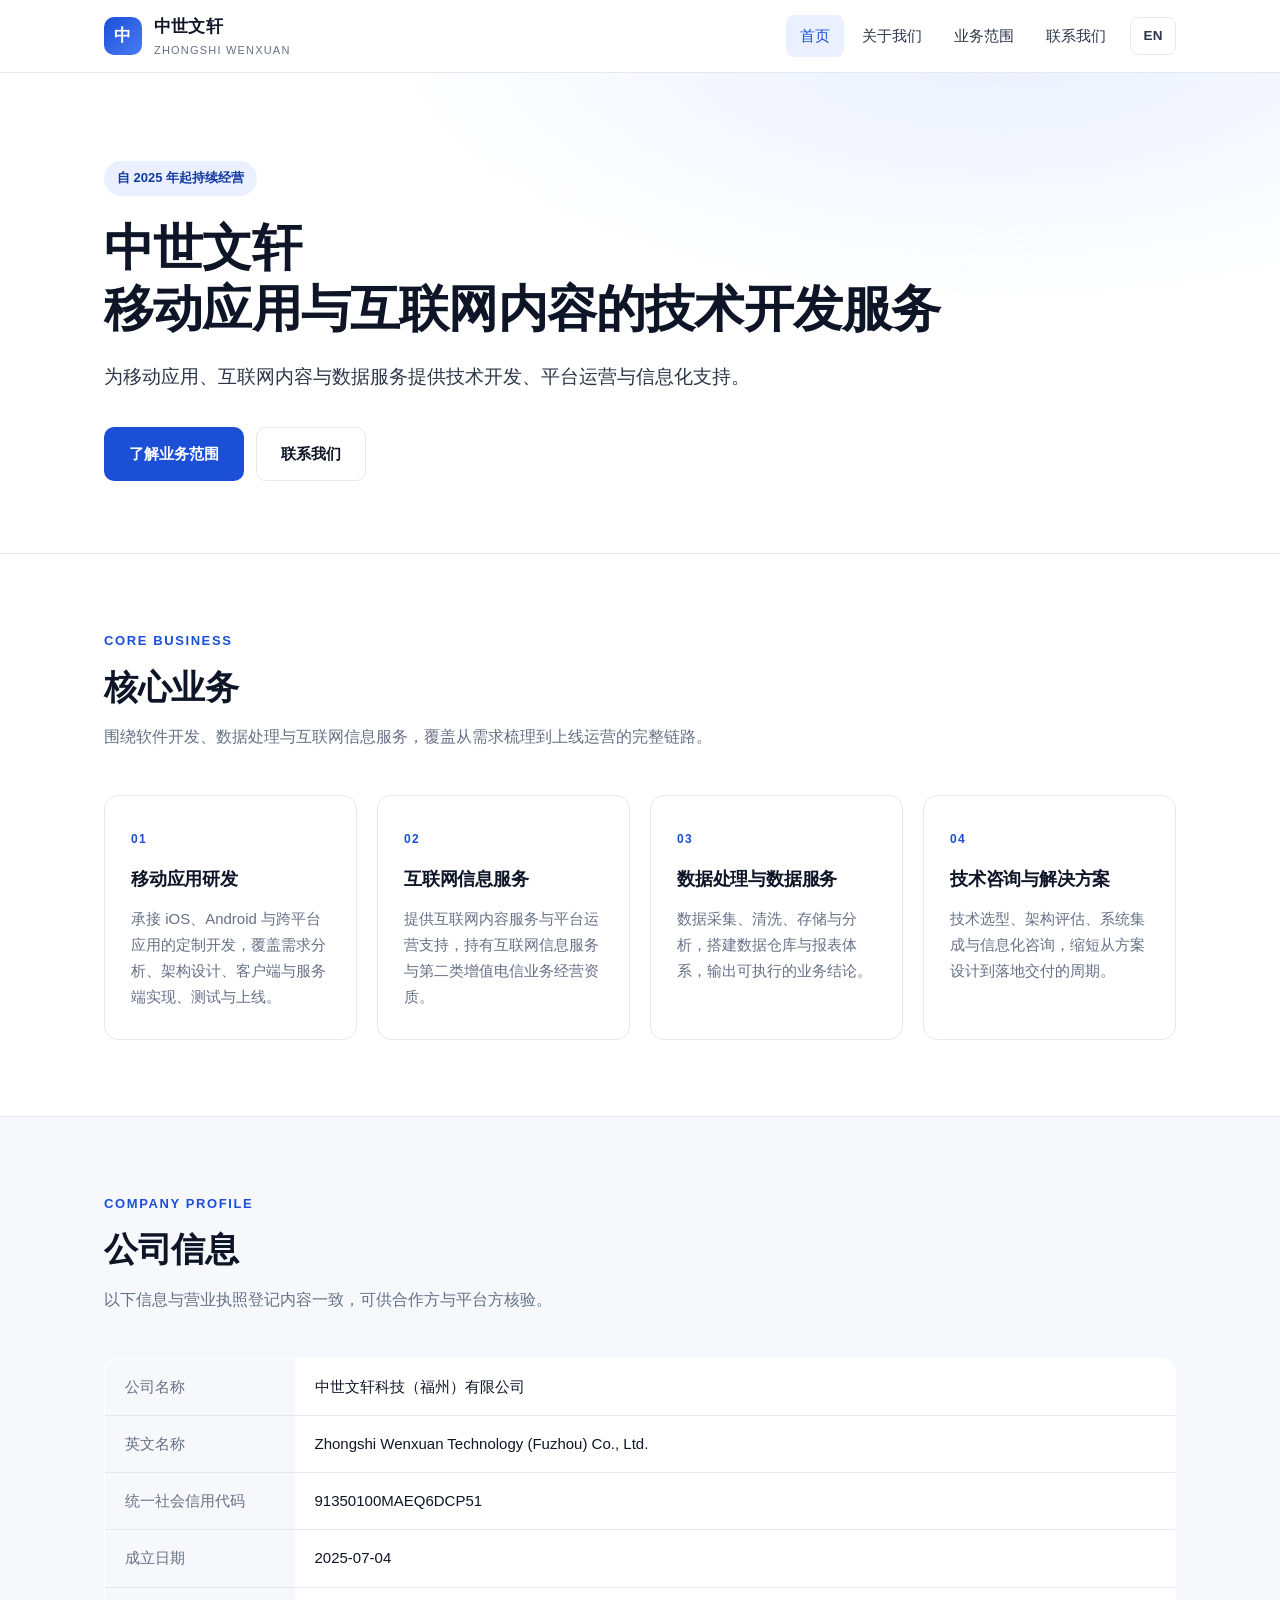
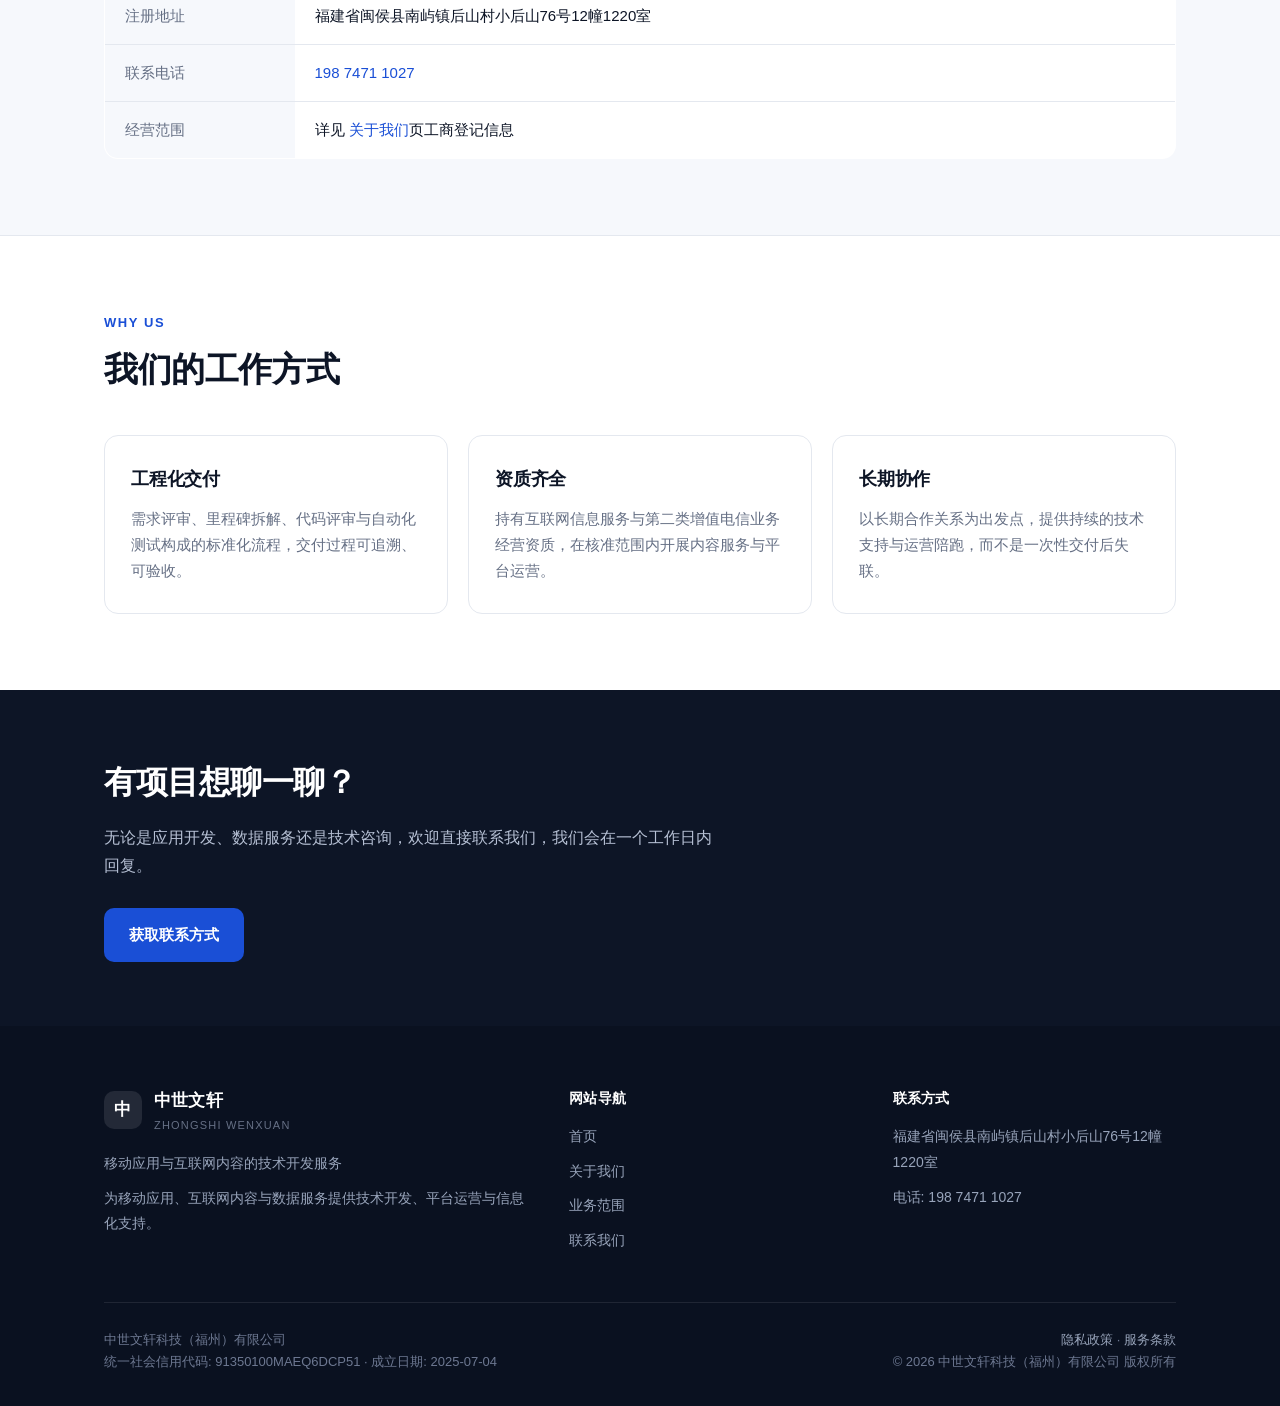
<file: index.html>
<!DOCTYPE html>
<html lang="zh-CN">
<head>
<meta charset="utf-8">
<meta name="viewport" content="width=device-width, initial-scale=1">
<title>中世文轩科技（福州）有限公司｜移动应用与互联网内容的技术开发服务</title>
<meta name="description" content="中世文轩科技（福州）有限公司｜移动应用与互联网内容的技术开发服务。为移动应用、互联网内容与数据服务提供技术开发、平台运营与信息化支持。">
<meta name="author" content="中世文轩科技（福州）有限公司">
<link rel="canonical" href="https://shixuangame.github.io/">
<link rel="alternate" hreflang="zh-CN" href="https://shixuangame.github.io/">
<link rel="alternate" hreflang="en" href="https://shixuangame.github.io/en/">
<link rel="alternate" hreflang="x-default" href="https://shixuangame.github.io/">
<meta property="og:type" content="website">
<meta property="og:site_name" content="中世文轩科技（福州）有限公司">
<meta property="og:title" content="中世文轩科技（福州）有限公司｜移动应用与互联网内容的技术开发服务">
<meta property="og:description" content="中世文轩科技（福州）有限公司｜移动应用与互联网内容的技术开发服务。为移动应用、互联网内容与数据服务提供技术开发、平台运营与信息化支持。">
<meta property="og:url" content="https://shixuangame.github.io/">
<meta property="og:locale" content="zh_CN">
<meta name="twitter:card" content="summary">
<meta name="theme-color" content="#1a4fd6">
<meta name="facebook-domain-verification" content="8is529jejynijxhdl7nb9tdxj948qz">
<link rel="icon" href="favicon.svg" type="image/svg+xml">
<link rel="stylesheet" href="styles.css">
<script type="application/ld+json">{"@context":"https://schema.org","@type":"Organization","name":"中世文轩科技（福州）有限公司","alternateName":"Zhongshi Wenxuan Technology (Fuzhou) Co., Ltd.","url":"https://shixuangame.github.io","telephone":"+86 198 7471 1027","foundingDate":"2025-07-04","identifier":"91350100MAEQ6DCP51","address":{"@type":"PostalAddress","streetAddress":"福建省闽侯县南屿镇后山村小后山76号12幢1220室","addressCountry":"CN"},"contactPoint":{"@type":"ContactPoint","contactType":"customer service","telephone":"+86 198 7471 1027","availableLanguage":["zh-CN","en"]}}</script>
</head>
<body>
<a class="skip" href="#main">跳到主要内容</a>

<header class="site-header">
  <div class="wrap header-inner">
    <a class="brand" href="index.html">
      <span class="brand-mark" aria-hidden="true">中</span>
      <span>
        <span class="brand-name">中世文轩</span>
        <span class="brand-sub">ZHONGSHI WENXUAN</span>
      </span>
    </a>
    <button class="nav-toggle" type="button" aria-label="打开导航" aria-expanded="false">☰</button>
    <nav class="nav" id="nav">
      <a href="index.html" aria-current="page">首页</a>
      <a href="about.html">关于我们</a>
      <a href="services.html">业务范围</a>
      <a href="contact.html">联系我们</a>
      <a class="lang" href="en/index.html" hreflang="en" aria-label="切换到英文版">EN</a>
    </nav>
  </div>
</header>

<main id="main">

<section class="hero">
  <div class="wrap">
    <span class="hero-eyebrow">自 2025 年起持续经营</span>
    <h1>中世文轩<br>移动应用与互联网内容的技术开发服务</h1>
    <p class="lead">为移动应用、互联网内容与数据服务提供技术开发、平台运营与信息化支持。</p>
    <div class="hero-actions">
      <a class="btn btn-primary" href="services.html">了解业务范围</a>
      <a class="btn btn-ghost" href="contact.html">联系我们</a>
    </div>
    
  </div>
</section>

<section class="block">
  <div class="wrap">
    <div class="section-head">
      <div class="kicker">Core Business</div>
      <h2>核心业务</h2>
      <p>围绕软件开发、数据处理与互联网信息服务，覆盖从需求梳理到上线运营的完整链路。</p>
    </div>
    <div class="grid grid-4">
      <article class="card">
        <span class="idx">01</span>
        <h3>移动应用研发</h3>
        <p>承接 iOS、Android 与跨平台应用的定制开发，覆盖需求分析、架构设计、客户端与服务端实现、测试与上线。</p>
      </article>
      <article class="card">
        <span class="idx">02</span>
        <h3>互联网信息服务</h3>
        <p>提供互联网内容服务与平台运营支持，持有互联网信息服务与第二类增值电信业务经营资质。</p>
      </article>
      <article class="card">
        <span class="idx">03</span>
        <h3>数据处理与数据服务</h3>
        <p>数据采集、清洗、存储与分析，搭建数据仓库与报表体系，输出可执行的业务结论。</p>
      </article>
      <article class="card">
        <span class="idx">04</span>
        <h3>技术咨询与解决方案</h3>
        <p>技术选型、架构评估、系统集成与信息化咨询，缩短从方案设计到落地交付的周期。</p>
      </article>
    </div>
  </div>
</section>

<section class="block soft">
  <div class="wrap">
    <div class="section-head">
      <div class="kicker">Company Profile</div>
      <h2>公司信息</h2>
      <p>以下信息与营业执照登记内容一致，可供合作方与平台方核验。</p>
    </div>
    <table class="info-table">
      <tbody>
        <tr><th>公司名称</th><td>中世文轩科技（福州）有限公司</td></tr>
        <tr><th>英文名称</th><td>Zhongshi Wenxuan Technology (Fuzhou) Co., Ltd.</td></tr>
        <tr><th>统一社会信用代码</th><td>91350100MAEQ6DCP51</td></tr>
        <tr><th>成立日期</th><td>2025-07-04</td></tr>
        <tr><th>注册地址</th><td>福建省闽侯县南屿镇后山村小后山76号12幢1220室</td></tr>
        <tr><th>联系电话</th><td><a href="tel:19874711027">198 7471 1027</a></td></tr>
        
        <tr><th>经营范围</th><td class="muted">详见 <a href="about.html">关于我们</a>页工商登记信息</a></td></tr>
      </tbody>
    </table>
  </div>
</section>

<section class="block">
  <div class="wrap">
    <div class="section-head">
      <div class="kicker">Why Us</div>
      <h2>我们的工作方式</h2>
    </div>
    <div class="grid grid-3">
      <article class="card">
        <h3>工程化交付</h3>
        <p>需求评审、里程碑拆解、代码评审与自动化测试构成的标准化流程，交付过程可追溯、可验收。</p>
      </article>
      <article class="card">
        <h3>资质齐全</h3>
        <p>持有互联网信息服务与第二类增值电信业务经营资质，在核准范围内开展内容服务与平台运营。</p>
      </article>
      <article class="card">
        <h3>长期协作</h3>
        <p>以长期合作关系为出发点，提供持续的技术支持与运营陪跑，而不是一次性交付后失联。</p>
      </article>
    </div>
  </div>
</section>

<section class="cta-band">
  <div class="wrap">
    <h2>有项目想聊一聊？</h2>
    <p>无论是应用开发、数据服务还是技术咨询，欢迎直接联系我们，我们会在一个工作日内回复。</p>
    <a class="btn btn-primary" href="contact.html">获取联系方式</a>
  </div>
</section>
</main>

<footer class="site-footer">
  <div class="wrap">
    <div class="footer-grid">
      <div>
        <div class="brand" style="margin-bottom:16px">
          <span class="brand-mark" aria-hidden="true">中</span>
          <span>
            <span class="brand-name">中世文轩</span>
            <span class="brand-sub">ZHONGSHI WENXUAN</span>
          </span>
        </div>
        <p>移动应用与互联网内容的技术开发服务</p>
        <p class="footer-legal">为移动应用、互联网内容与数据服务提供技术开发、平台运营与信息化支持。</p>
      </div>
      <div>
        <h4>网站导航</h4>
        <ul class="footer-links">
          <li><a href="index.html">首页</a></li>
          <li><a href="about.html">关于我们</a></li>
          <li><a href="services.html">业务范围</a></li>
          <li><a href="contact.html">联系我们</a></li>
        </ul>
      </div>
      <div>
        <h4>联系方式</h4>
        <p>福建省闽侯县南屿镇后山村小后山76号12幢1220室</p>
        <p>电话: <a href="tel:19874711027">198 7471 1027</a></p>
        
      </div>
    </div>
    <div class="footer-meta">
      <div>
        中世文轩科技（福州）有限公司<br>
        统一社会信用代码: 91350100MAEQ6DCP51 · 成立日期: 2025-07-04
        
      </div>
      <div class="footer-right">
        <a href="privacy.html">隐私政策</a> · <a href="terms.html">服务条款</a><br>
        © 2026 中世文轩科技（福州）有限公司 版权所有
      </div>
    </div>
  </div>
</footer>

<script>
(function () {
  var btn = document.querySelector('.nav-toggle');
  var nav = document.getElementById('nav');
  if (!btn || !nav) return;
  btn.addEventListener('click', function () {
    var open = nav.classList.toggle('open');
    btn.setAttribute('aria-expanded', open ? 'true' : 'false');
  });
})();
</script>
</body>
</html>
</file>
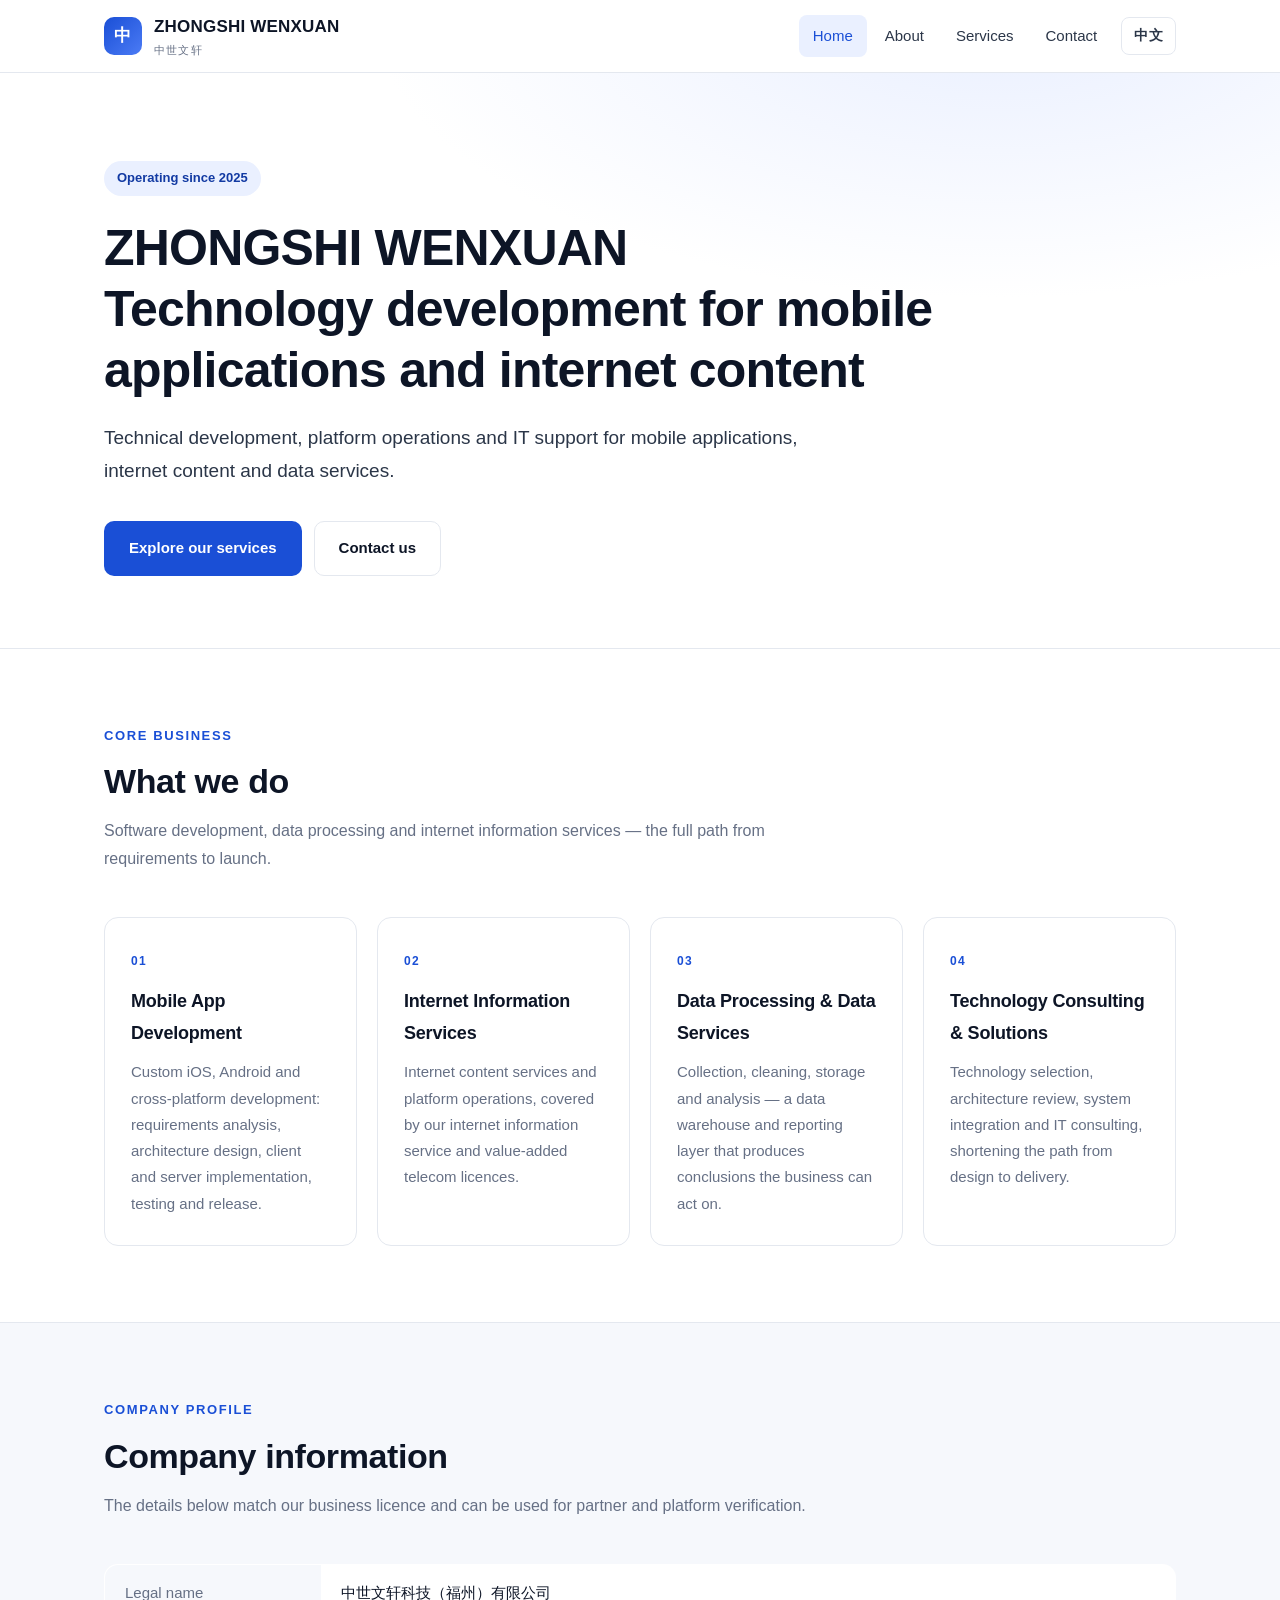
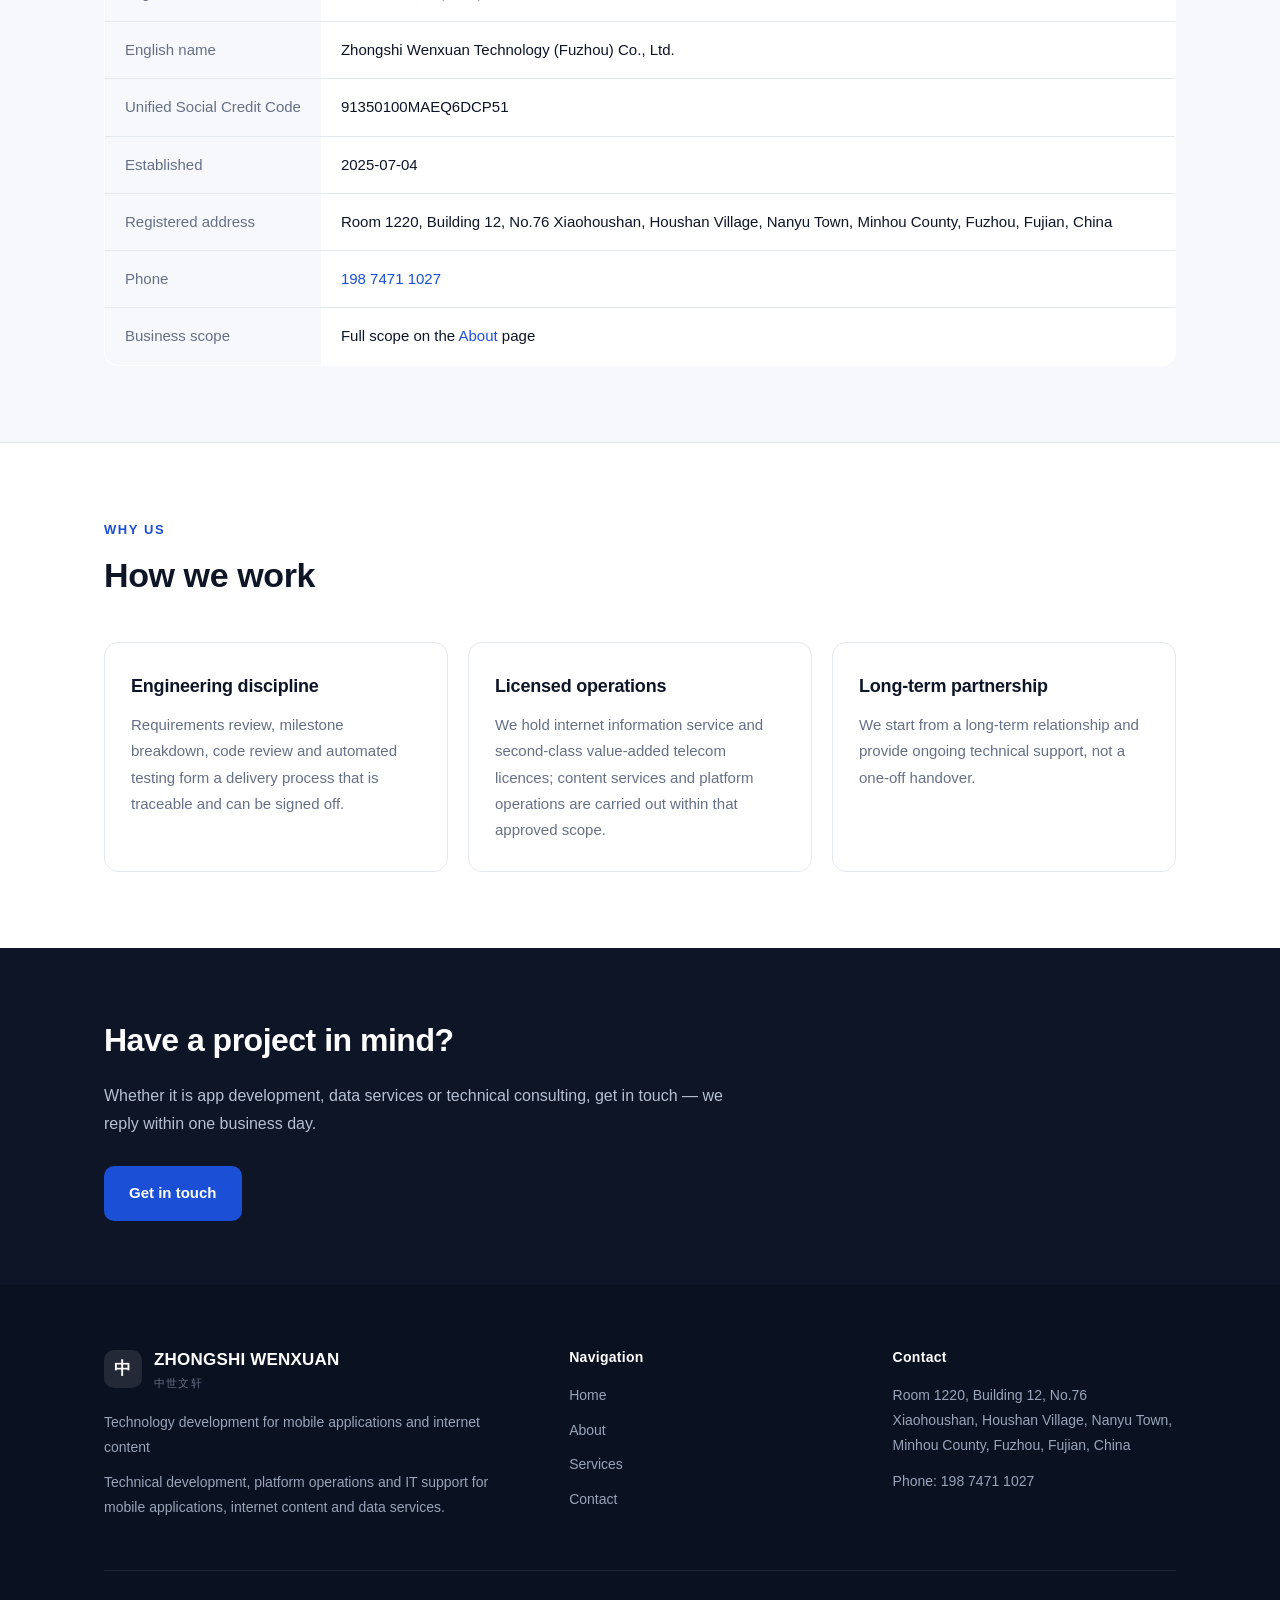
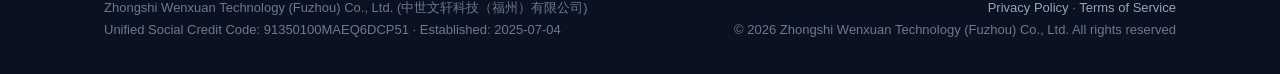
<file: en/index.html>
<!DOCTYPE html>
<html lang="en">
<head>
<meta charset="utf-8">
<meta name="viewport" content="width=device-width, initial-scale=1">
<title>Zhongshi Wenxuan Technology (Fuzhou) Co., Ltd. | Technology development for mobile applications and internet content</title>
<meta name="description" content="Zhongshi Wenxuan Technology (Fuzhou) Co., Ltd. | Technology development for mobile applications and internet content. Technical development, platform operations and IT support for mobile applications, internet content and data services.">
<meta name="author" content="Zhongshi Wenxuan Technology (Fuzhou) Co., Ltd.">
<link rel="canonical" href="https://shixuangame.github.io/en/">
<link rel="alternate" hreflang="zh-CN" href="https://shixuangame.github.io/">
<link rel="alternate" hreflang="en" href="https://shixuangame.github.io/en/">
<link rel="alternate" hreflang="x-default" href="https://shixuangame.github.io/">
<meta property="og:type" content="website">
<meta property="og:site_name" content="Zhongshi Wenxuan Technology (Fuzhou) Co., Ltd.">
<meta property="og:title" content="Zhongshi Wenxuan Technology (Fuzhou) Co., Ltd. | Technology development for mobile applications and internet content">
<meta property="og:description" content="Zhongshi Wenxuan Technology (Fuzhou) Co., Ltd. | Technology development for mobile applications and internet content. Technical development, platform operations and IT support for mobile applications, internet content and data services.">
<meta property="og:url" content="https://shixuangame.github.io/en/">
<meta property="og:locale" content="en_US">
<meta name="twitter:card" content="summary">
<meta name="theme-color" content="#1a4fd6">
<meta name="facebook-domain-verification" content="8is529jejynijxhdl7nb9tdxj948qz">
<link rel="icon" href="../favicon.svg" type="image/svg+xml">
<link rel="stylesheet" href="../styles.css">
<script type="application/ld+json">{"@context":"https://schema.org","@type":"Organization","name":"Zhongshi Wenxuan Technology (Fuzhou) Co., Ltd.","alternateName":"中世文轩科技（福州）有限公司","url":"https://shixuangame.github.io","telephone":"+86 198 7471 1027","foundingDate":"2025-07-04","identifier":"91350100MAEQ6DCP51","address":{"@type":"PostalAddress","streetAddress":"Room 1220, Building 12, No.76 Xiaohoushan, Houshan Village, Nanyu Town, Minhou County, Fuzhou, Fujian, China","addressCountry":"CN"},"contactPoint":{"@type":"ContactPoint","contactType":"customer service","telephone":"+86 198 7471 1027","availableLanguage":["zh-CN","en"]}}</script>
</head>
<body>
<a class="skip" href="#main">Skip to content</a>

<header class="site-header">
  <div class="wrap header-inner">
    <a class="brand" href="index.html">
      <span class="brand-mark" aria-hidden="true">中</span>
      <span>
        <span class="brand-name">ZHONGSHI WENXUAN</span>
        <span class="brand-sub">中世文轩</span>
      </span>
    </a>
    <button class="nav-toggle" type="button" aria-label="Open navigation" aria-expanded="false">☰</button>
    <nav class="nav" id="nav">
      <a href="index.html" aria-current="page">Home</a>
      <a href="about.html">About</a>
      <a href="services.html">Services</a>
      <a href="contact.html">Contact</a>
      <a class="lang" href="../index.html" hreflang="zh" aria-label="Switch to Chinese">中文</a>
    </nav>
  </div>
</header>

<main id="main">

<section class="hero">
  <div class="wrap">
    <span class="hero-eyebrow">Operating since 2025</span>
    <h1>ZHONGSHI WENXUAN<br>Technology development for mobile applications and internet content</h1>
    <p class="lead">Technical development, platform operations and IT support for mobile applications, internet content and data services.</p>
    <div class="hero-actions">
      <a class="btn btn-primary" href="services.html">Explore our services</a>
      <a class="btn btn-ghost" href="contact.html">Contact us</a>
    </div>
    
  </div>
</section>

<section class="block">
  <div class="wrap">
    <div class="section-head">
      <div class="kicker">Core Business</div>
      <h2>What we do</h2>
      <p>Software development, data processing and internet information services — the full path from requirements to launch.</p>
    </div>
    <div class="grid grid-4">
      <article class="card">
        <span class="idx">01</span>
        <h3>Mobile App Development</h3>
        <p>Custom iOS, Android and cross-platform development: requirements analysis, architecture design, client and server implementation, testing and release.</p>
      </article>
      <article class="card">
        <span class="idx">02</span>
        <h3>Internet Information Services</h3>
        <p>Internet content services and platform operations, covered by our internet information service and value-added telecom licences.</p>
      </article>
      <article class="card">
        <span class="idx">03</span>
        <h3>Data Processing &amp; Data Services</h3>
        <p>Collection, cleaning, storage and analysis — a data warehouse and reporting layer that produces conclusions the business can act on.</p>
      </article>
      <article class="card">
        <span class="idx">04</span>
        <h3>Technology Consulting &amp; Solutions</h3>
        <p>Technology selection, architecture review, system integration and IT consulting, shortening the path from design to delivery.</p>
      </article>
    </div>
  </div>
</section>

<section class="block soft">
  <div class="wrap">
    <div class="section-head">
      <div class="kicker">Company Profile</div>
      <h2>Company information</h2>
      <p>The details below match our business licence and can be used for partner and platform verification.</p>
    </div>
    <table class="info-table">
      <tbody>
        <tr><th>Legal name</th><td>中世文轩科技（福州）有限公司</td></tr>
        <tr><th>English name</th><td>Zhongshi Wenxuan Technology (Fuzhou) Co., Ltd.</td></tr>
        <tr><th>Unified Social Credit Code</th><td>91350100MAEQ6DCP51</td></tr>
        <tr><th>Established</th><td>2025-07-04</td></tr>
        <tr><th>Registered address</th><td>Room 1220, Building 12, No.76 Xiaohoushan, Houshan Village, Nanyu Town, Minhou County, Fuzhou, Fujian, China</td></tr>
        <tr><th>Phone</th><td><a href="tel:19874711027">198 7471 1027</a></td></tr>
        
        <tr><th>Business scope</th><td class="muted">Full scope on the <a href="about.html">About</a> page</a></td></tr>
      </tbody>
    </table>
  </div>
</section>

<section class="block">
  <div class="wrap">
    <div class="section-head">
      <div class="kicker">Why Us</div>
      <h2>How we work</h2>
    </div>
    <div class="grid grid-3">
      <article class="card">
        <h3>Engineering discipline</h3>
        <p>Requirements review, milestone breakdown, code review and automated testing form a delivery process that is traceable and can be signed off.</p>
      </article>
      <article class="card">
        <h3>Licensed operations</h3>
        <p>We hold internet information service and second-class value-added telecom licences; content services and platform operations are carried out within that approved scope.</p>
      </article>
      <article class="card">
        <h3>Long-term partnership</h3>
        <p>We start from a long-term relationship and provide ongoing technical support, not a one-off handover.</p>
      </article>
    </div>
  </div>
</section>

<section class="cta-band">
  <div class="wrap">
    <h2>Have a project in mind?</h2>
    <p>Whether it is app development, data services or technical consulting, get in touch — we reply within one business day.</p>
    <a class="btn btn-primary" href="contact.html">Get in touch</a>
  </div>
</section>
</main>

<footer class="site-footer">
  <div class="wrap">
    <div class="footer-grid">
      <div>
        <div class="brand" style="margin-bottom:16px">
          <span class="brand-mark" aria-hidden="true">中</span>
          <span>
            <span class="brand-name">ZHONGSHI WENXUAN</span>
            <span class="brand-sub">中世文轩</span>
          </span>
        </div>
        <p>Technology development for mobile applications and internet content</p>
        <p class="footer-legal">Technical development, platform operations and IT support for mobile applications, internet content and data services.</p>
      </div>
      <div>
        <h4>Navigation</h4>
        <ul class="footer-links">
          <li><a href="index.html">Home</a></li>
          <li><a href="about.html">About</a></li>
          <li><a href="services.html">Services</a></li>
          <li><a href="contact.html">Contact</a></li>
        </ul>
      </div>
      <div>
        <h4>Contact</h4>
        <p>Room 1220, Building 12, No.76 Xiaohoushan, Houshan Village, Nanyu Town, Minhou County, Fuzhou, Fujian, China</p>
        <p>Phone: <a href="tel:19874711027">198 7471 1027</a></p>
        
      </div>
    </div>
    <div class="footer-meta">
      <div>
        Zhongshi Wenxuan Technology (Fuzhou) Co., Ltd. (中世文轩科技（福州）有限公司)<br>
        Unified Social Credit Code: 91350100MAEQ6DCP51 · Established: 2025-07-04
        
      </div>
      <div class="footer-right">
        <a href="privacy.html">Privacy Policy</a> · <a href="terms.html">Terms of Service</a><br>
        © 2026 Zhongshi Wenxuan Technology (Fuzhou) Co., Ltd. All rights reserved
      </div>
    </div>
  </div>
</footer>

<script>
(function () {
  var btn = document.querySelector('.nav-toggle');
  var nav = document.getElementById('nav');
  if (!btn || !nav) return;
  btn.addEventListener('click', function () {
    var open = nav.classList.toggle('open');
    btn.setAttribute('aria-expanded', open ? 'true' : 'false');
  });
})();
</script>
</body>
</html>
</file>
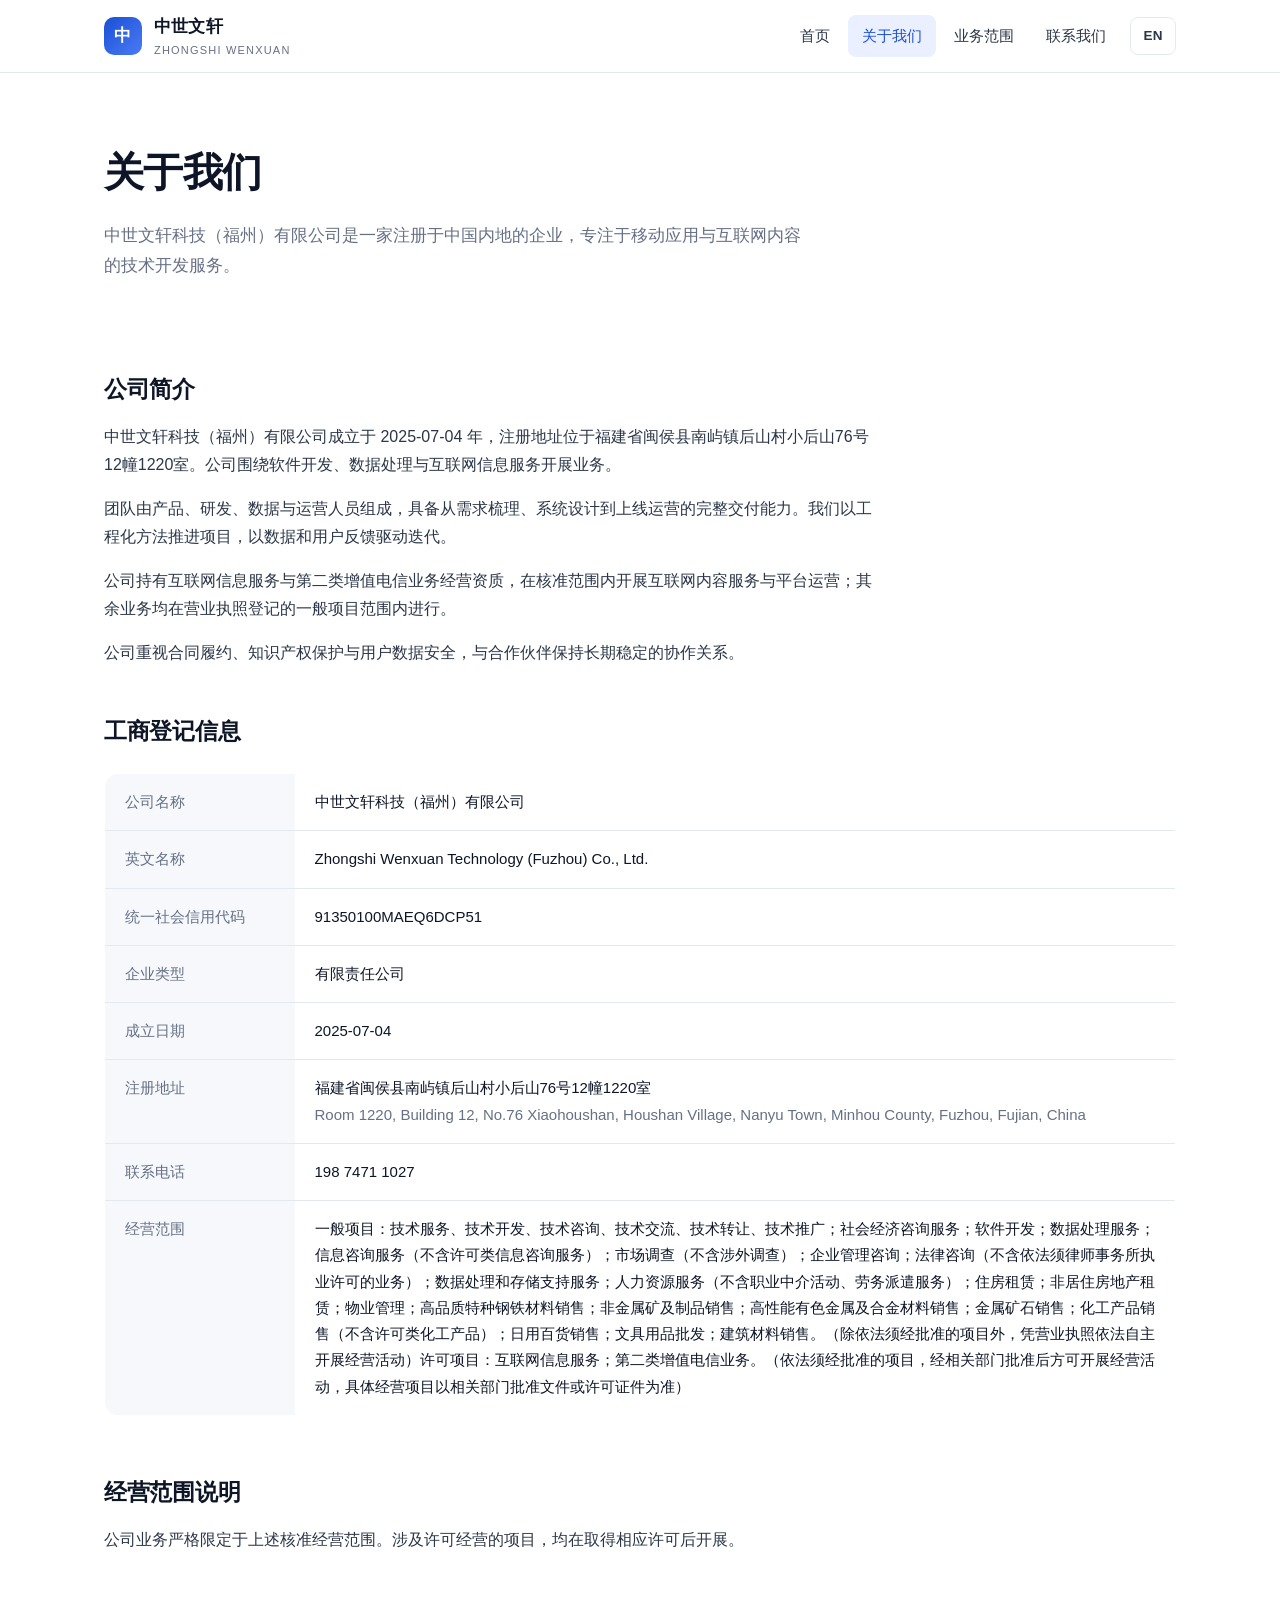
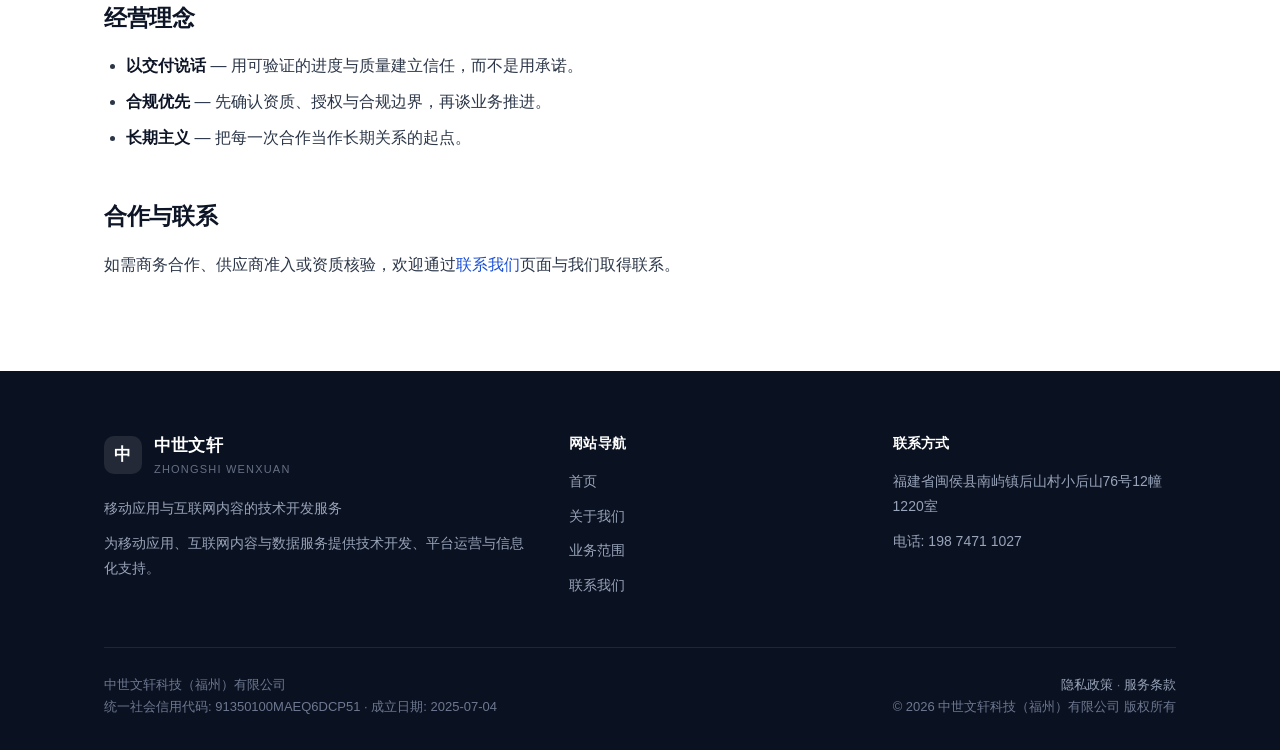
<file: about.html>
<!DOCTYPE html>
<html lang="zh-CN">
<head>
<meta charset="utf-8">
<meta name="viewport" content="width=device-width, initial-scale=1">
<title>关于我们 | 中世文轩科技（福州）有限公司</title>
<meta name="description" content="中世文轩科技（福州）有限公司公司简介、工商登记信息与经营范围。">
<meta name="author" content="中世文轩科技（福州）有限公司">
<link rel="canonical" href="https://shixuangame.github.io/about.html">
<link rel="alternate" hreflang="zh-CN" href="https://shixuangame.github.io/about.html">
<link rel="alternate" hreflang="en" href="https://shixuangame.github.io/en/about.html">
<link rel="alternate" hreflang="x-default" href="https://shixuangame.github.io/about.html">
<meta property="og:type" content="website">
<meta property="og:site_name" content="中世文轩科技（福州）有限公司">
<meta property="og:title" content="关于我们 | 中世文轩科技（福州）有限公司">
<meta property="og:description" content="中世文轩科技（福州）有限公司公司简介、工商登记信息与经营范围。">
<meta property="og:url" content="https://shixuangame.github.io/about.html">
<meta property="og:locale" content="zh_CN">
<meta name="twitter:card" content="summary">
<meta name="theme-color" content="#1a4fd6">
<meta name="facebook-domain-verification" content="8is529jejynijxhdl7nb9tdxj948qz">
<link rel="icon" href="favicon.svg" type="image/svg+xml">
<link rel="stylesheet" href="styles.css">
<script type="application/ld+json">{"@context":"https://schema.org","@type":"Organization","name":"中世文轩科技（福州）有限公司","alternateName":"Zhongshi Wenxuan Technology (Fuzhou) Co., Ltd.","url":"https://shixuangame.github.io","telephone":"+86 198 7471 1027","foundingDate":"2025-07-04","identifier":"91350100MAEQ6DCP51","address":{"@type":"PostalAddress","streetAddress":"福建省闽侯县南屿镇后山村小后山76号12幢1220室","addressCountry":"CN"},"contactPoint":{"@type":"ContactPoint","contactType":"customer service","telephone":"+86 198 7471 1027","availableLanguage":["zh-CN","en"]}}</script>
</head>
<body>
<a class="skip" href="#main">跳到主要内容</a>

<header class="site-header">
  <div class="wrap header-inner">
    <a class="brand" href="index.html">
      <span class="brand-mark" aria-hidden="true">中</span>
      <span>
        <span class="brand-name">中世文轩</span>
        <span class="brand-sub">ZHONGSHI WENXUAN</span>
      </span>
    </a>
    <button class="nav-toggle" type="button" aria-label="打开导航" aria-expanded="false">☰</button>
    <nav class="nav" id="nav">
      <a href="index.html">首页</a>
      <a href="about.html" aria-current="page">关于我们</a>
      <a href="services.html">业务范围</a>
      <a href="contact.html">联系我们</a>
      <a class="lang" href="en/about.html" hreflang="en" aria-label="切换到英文版">EN</a>
    </nav>
  </div>
</header>

<main id="main">

<div class="wrap">
  <div class="page-head">
    <h1>关于我们</h1>
    <p>中世文轩科技（福州）有限公司是一家注册于中国内地的企业，专注于移动应用与互联网内容的技术开发服务。</p>
  </div>
</div>

<section class="block">
  <div class="wrap">
    <div class="prose">
      <h2>公司简介</h2>
      <p>中世文轩科技（福州）有限公司成立于 2025-07-04 年，注册地址位于福建省闽侯县南屿镇后山村小后山76号12幢1220室。公司围绕软件开发、数据处理与互联网信息服务开展业务。</p>
      <p>团队由产品、研发、数据与运营人员组成，具备从需求梳理、系统设计到上线运营的完整交付能力。我们以工程化方法推进项目，以数据和用户反馈驱动迭代。</p>
      <p>公司持有互联网信息服务与第二类增值电信业务经营资质，在核准范围内开展互联网内容服务与平台运营；其余业务均在营业执照登记的一般项目范围内进行。</p>
      <p>公司重视合同履约、知识产权保护与用户数据安全，与合作伙伴保持长期稳定的协作关系。</p>

      <h2>工商登记信息</h2>
    </div>
    <table class="info-table" style="margin-top:22px">
      <tbody>
        <tr><th>公司名称</th><td>中世文轩科技（福州）有限公司</td></tr>
        <tr><th>英文名称</th><td>Zhongshi Wenxuan Technology (Fuzhou) Co., Ltd.</td></tr>
        <tr><th>统一社会信用代码</th><td>91350100MAEQ6DCP51</td></tr>
        <tr><th>企业类型</th><td>有限责任公司</td></tr>
        <tr><th>成立日期</th><td>2025-07-04</td></tr>
        <tr><th>注册地址</th><td>福建省闽侯县南屿镇后山村小后山76号12幢1220室<br><span class="muted">Room 1220, Building 12, No.76 Xiaohoushan, Houshan Village, Nanyu Town, Minhou County, Fuzhou, Fujian, China</span></td></tr>
        <tr><th>联系电话</th><td>198 7471 1027</td></tr>
        
        <tr><th>经营范围</th><td>一般项目：技术服务、技术开发、技术咨询、技术交流、技术转让、技术推广；社会经济咨询服务；软件开发；数据处理服务；信息咨询服务（不含许可类信息咨询服务）；市场调查（不含涉外调查）；企业管理咨询；法律咨询（不含依法须律师事务所执业许可的业务）；数据处理和存储支持服务；人力资源服务（不含职业中介活动、劳务派遣服务）；住房租赁；非居住房地产租赁；物业管理；高品质特种钢铁材料销售；非金属矿及制品销售；高性能有色金属及合金材料销售；金属矿石销售；化工产品销售（不含许可类化工产品）；日用百货销售；文具用品批发；建筑材料销售。（除依法须经批准的项目外，凭营业执照依法自主开展经营活动）许可项目：互联网信息服务；第二类增值电信业务。（依法须经批准的项目，经相关部门批准后方可开展经营活动，具体经营项目以相关部门批准文件或许可证件为准）</td></tr>
      </tbody>
    </table>

    <div class="prose" style="margin-top:56px">
      <h2>经营范围说明</h2>
      <p>公司业务严格限定于上述核准经营范围。涉及许可经营的项目，均在取得相应许可后开展。</p>

      <h2>经营理念</h2>
      <ul>
        <li><strong>以交付说话</strong> — 用可验证的进度与质量建立信任，而不是用承诺。</li>
        <li><strong>合规优先</strong> — 先确认资质、授权与合规边界，再谈业务推进。</li>
        <li><strong>长期主义</strong> — 把每一次合作当作长期关系的起点。</li>
      </ul>

      <h2>合作与联系</h2>
      <p>如需商务合作、供应商准入或资质核验，欢迎通过<a href="contact.html">联系我们</a>页面与我们取得联系。</p>
    </div>
  </div>
</section>
</main>

<footer class="site-footer">
  <div class="wrap">
    <div class="footer-grid">
      <div>
        <div class="brand" style="margin-bottom:16px">
          <span class="brand-mark" aria-hidden="true">中</span>
          <span>
            <span class="brand-name">中世文轩</span>
            <span class="brand-sub">ZHONGSHI WENXUAN</span>
          </span>
        </div>
        <p>移动应用与互联网内容的技术开发服务</p>
        <p class="footer-legal">为移动应用、互联网内容与数据服务提供技术开发、平台运营与信息化支持。</p>
      </div>
      <div>
        <h4>网站导航</h4>
        <ul class="footer-links">
          <li><a href="index.html">首页</a></li>
          <li><a href="about.html">关于我们</a></li>
          <li><a href="services.html">业务范围</a></li>
          <li><a href="contact.html">联系我们</a></li>
        </ul>
      </div>
      <div>
        <h4>联系方式</h4>
        <p>福建省闽侯县南屿镇后山村小后山76号12幢1220室</p>
        <p>电话: <a href="tel:19874711027">198 7471 1027</a></p>
        
      </div>
    </div>
    <div class="footer-meta">
      <div>
        中世文轩科技（福州）有限公司<br>
        统一社会信用代码: 91350100MAEQ6DCP51 · 成立日期: 2025-07-04
        
      </div>
      <div class="footer-right">
        <a href="privacy.html">隐私政策</a> · <a href="terms.html">服务条款</a><br>
        © 2026 中世文轩科技（福州）有限公司 版权所有
      </div>
    </div>
  </div>
</footer>

<script>
(function () {
  var btn = document.querySelector('.nav-toggle');
  var nav = document.getElementById('nav');
  if (!btn || !nav) return;
  btn.addEventListener('click', function () {
    var open = nav.classList.toggle('open');
    btn.setAttribute('aria-expanded', open ? 'true' : 'false');
  });
})();
</script>
</body>
</html>
</file>
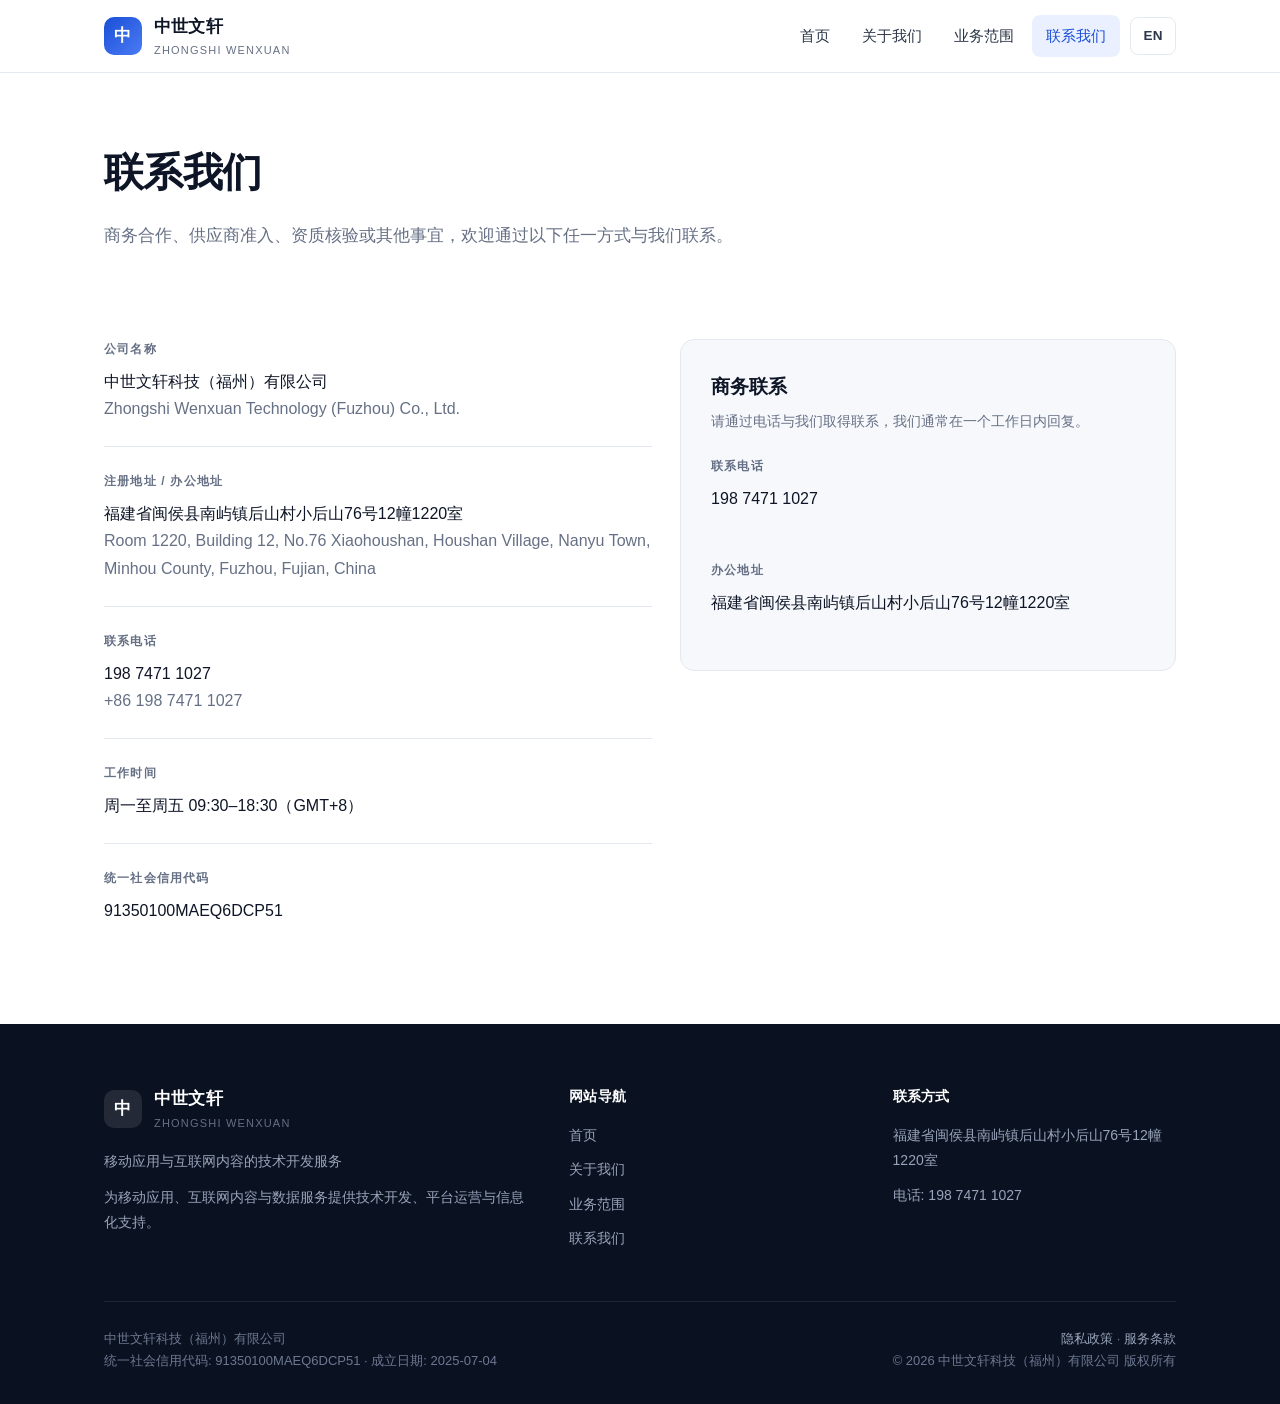
<file: contact.html>
<!DOCTYPE html>
<html lang="zh-CN">
<head>
<meta charset="utf-8">
<meta name="viewport" content="width=device-width, initial-scale=1">
<title>联系我们 | 中世文轩科技（福州）有限公司</title>
<meta name="description" content="中世文轩科技（福州）有限公司联系方式：地址福建省闽侯县南屿镇后山村小后山76号12幢1220室，电话198 7471 1027。">
<meta name="author" content="中世文轩科技（福州）有限公司">
<link rel="canonical" href="https://shixuangame.github.io/contact.html">
<link rel="alternate" hreflang="zh-CN" href="https://shixuangame.github.io/contact.html">
<link rel="alternate" hreflang="en" href="https://shixuangame.github.io/en/contact.html">
<link rel="alternate" hreflang="x-default" href="https://shixuangame.github.io/contact.html">
<meta property="og:type" content="website">
<meta property="og:site_name" content="中世文轩科技（福州）有限公司">
<meta property="og:title" content="联系我们 | 中世文轩科技（福州）有限公司">
<meta property="og:description" content="中世文轩科技（福州）有限公司联系方式：地址福建省闽侯县南屿镇后山村小后山76号12幢1220室，电话198 7471 1027。">
<meta property="og:url" content="https://shixuangame.github.io/contact.html">
<meta property="og:locale" content="zh_CN">
<meta name="twitter:card" content="summary">
<meta name="theme-color" content="#1a4fd6">
<meta name="facebook-domain-verification" content="8is529jejynijxhdl7nb9tdxj948qz">
<link rel="icon" href="favicon.svg" type="image/svg+xml">
<link rel="stylesheet" href="styles.css">
<script type="application/ld+json">{"@context":"https://schema.org","@type":"Organization","name":"中世文轩科技（福州）有限公司","alternateName":"Zhongshi Wenxuan Technology (Fuzhou) Co., Ltd.","url":"https://shixuangame.github.io","telephone":"+86 198 7471 1027","foundingDate":"2025-07-04","identifier":"91350100MAEQ6DCP51","address":{"@type":"PostalAddress","streetAddress":"福建省闽侯县南屿镇后山村小后山76号12幢1220室","addressCountry":"CN"},"contactPoint":{"@type":"ContactPoint","contactType":"customer service","telephone":"+86 198 7471 1027","availableLanguage":["zh-CN","en"]}}</script>
</head>
<body>
<a class="skip" href="#main">跳到主要内容</a>

<header class="site-header">
  <div class="wrap header-inner">
    <a class="brand" href="index.html">
      <span class="brand-mark" aria-hidden="true">中</span>
      <span>
        <span class="brand-name">中世文轩</span>
        <span class="brand-sub">ZHONGSHI WENXUAN</span>
      </span>
    </a>
    <button class="nav-toggle" type="button" aria-label="打开导航" aria-expanded="false">☰</button>
    <nav class="nav" id="nav">
      <a href="index.html">首页</a>
      <a href="about.html">关于我们</a>
      <a href="services.html">业务范围</a>
      <a href="contact.html" aria-current="page">联系我们</a>
      <a class="lang" href="en/contact.html" hreflang="en" aria-label="切换到英文版">EN</a>
    </nav>
  </div>
</header>

<main id="main">

<div class="wrap">
  <div class="page-head">
    <h1>联系我们</h1>
    <p>商务合作、供应商准入、资质核验或其他事宜，欢迎通过以下任一方式与我们联系。</p>
  </div>
</div>

<section class="block">
  <div class="wrap">
    <div class="contact-grid">
      <div>
        <dl style="margin:0">
          <div class="contact-item">
            <dt>公司名称</dt>
            <dd>中世文轩科技（福州）有限公司<br><span class="muted">Zhongshi Wenxuan Technology (Fuzhou) Co., Ltd.</span></dd>
          </div>
          <div class="contact-item">
            <dt>注册地址 / 办公地址</dt>
            <dd>福建省闽侯县南屿镇后山村小后山76号12幢1220室<br><span class="muted">Room 1220, Building 12, No.76 Xiaohoushan, Houshan Village, Nanyu Town, Minhou County, Fuzhou, Fujian, China</span></dd>
          </div>
          <div class="contact-item">
            <dt>联系电话</dt>
            <dd><a href="tel:19874711027">198 7471 1027</a><br><span class="muted">+86 198 7471 1027</span></dd>
          </div>
          
          
          <div class="contact-item">
            <dt>工作时间</dt>
            <dd>周一至周五 09:30–18:30（GMT+8）</dd>
          </div>
          <div class="contact-item"><dt>统一社会信用代码</dt><dd>91350100MAEQ6DCP51</dd></div>
        </dl>
      </div>
      <div class="form-card">
        <h3>商务联系</h3>
        <p>请通过电话与我们取得联系，我们通常在一个工作日内回复。</p>
        <dl style="margin:0">
          <div class="contact-item" style="padding-top:0;border-bottom:0">
            <dt>联系电话</dt>
            <dd><a href="tel:19874711027">198 7471 1027</a></dd>
          </div>
          <div class="contact-item" style="border-bottom:0">
            <dt>办公地址</dt>
            <dd>福建省闽侯县南屿镇后山村小后山76号12幢1220室</dd>
          </div>
        </dl>
      </div>
    </div>
  </div>
</section>

<script>
(function () {
  var form = document.getElementById('contact-form');
  if (!form) return;
  form.addEventListener('submit', function (ev) {
    ev.preventDefault();
    var v = function (id) { var el = document.getElementById(id); return el ? el.value.trim() : ''; };
    var subject = '[' + v('f-subject') + '] Website enquiry - ' + (v('f-name') || 'no name');
    var body = 'Name: ' + v('f-name') + '\n' +
               'Email: ' + v('f-mail') + '\n' +
               'Type: ' + v('f-subject') + '\n\n' +
               v('f-msg');
    window.location.href = 'mailto:?subject=' + encodeURIComponent(subject) + '&body=' + encodeURIComponent(body);
  });
})();
</script>
</main>

<footer class="site-footer">
  <div class="wrap">
    <div class="footer-grid">
      <div>
        <div class="brand" style="margin-bottom:16px">
          <span class="brand-mark" aria-hidden="true">中</span>
          <span>
            <span class="brand-name">中世文轩</span>
            <span class="brand-sub">ZHONGSHI WENXUAN</span>
          </span>
        </div>
        <p>移动应用与互联网内容的技术开发服务</p>
        <p class="footer-legal">为移动应用、互联网内容与数据服务提供技术开发、平台运营与信息化支持。</p>
      </div>
      <div>
        <h4>网站导航</h4>
        <ul class="footer-links">
          <li><a href="index.html">首页</a></li>
          <li><a href="about.html">关于我们</a></li>
          <li><a href="services.html">业务范围</a></li>
          <li><a href="contact.html">联系我们</a></li>
        </ul>
      </div>
      <div>
        <h4>联系方式</h4>
        <p>福建省闽侯县南屿镇后山村小后山76号12幢1220室</p>
        <p>电话: <a href="tel:19874711027">198 7471 1027</a></p>
        
      </div>
    </div>
    <div class="footer-meta">
      <div>
        中世文轩科技（福州）有限公司<br>
        统一社会信用代码: 91350100MAEQ6DCP51 · 成立日期: 2025-07-04
        
      </div>
      <div class="footer-right">
        <a href="privacy.html">隐私政策</a> · <a href="terms.html">服务条款</a><br>
        © 2026 中世文轩科技（福州）有限公司 版权所有
      </div>
    </div>
  </div>
</footer>

<script>
(function () {
  var btn = document.querySelector('.nav-toggle');
  var nav = document.getElementById('nav');
  if (!btn || !nav) return;
  btn.addEventListener('click', function () {
    var open = nav.classList.toggle('open');
    btn.setAttribute('aria-expanded', open ? 'true' : 'false');
  });
})();
</script>
</body>
</html>
</file>
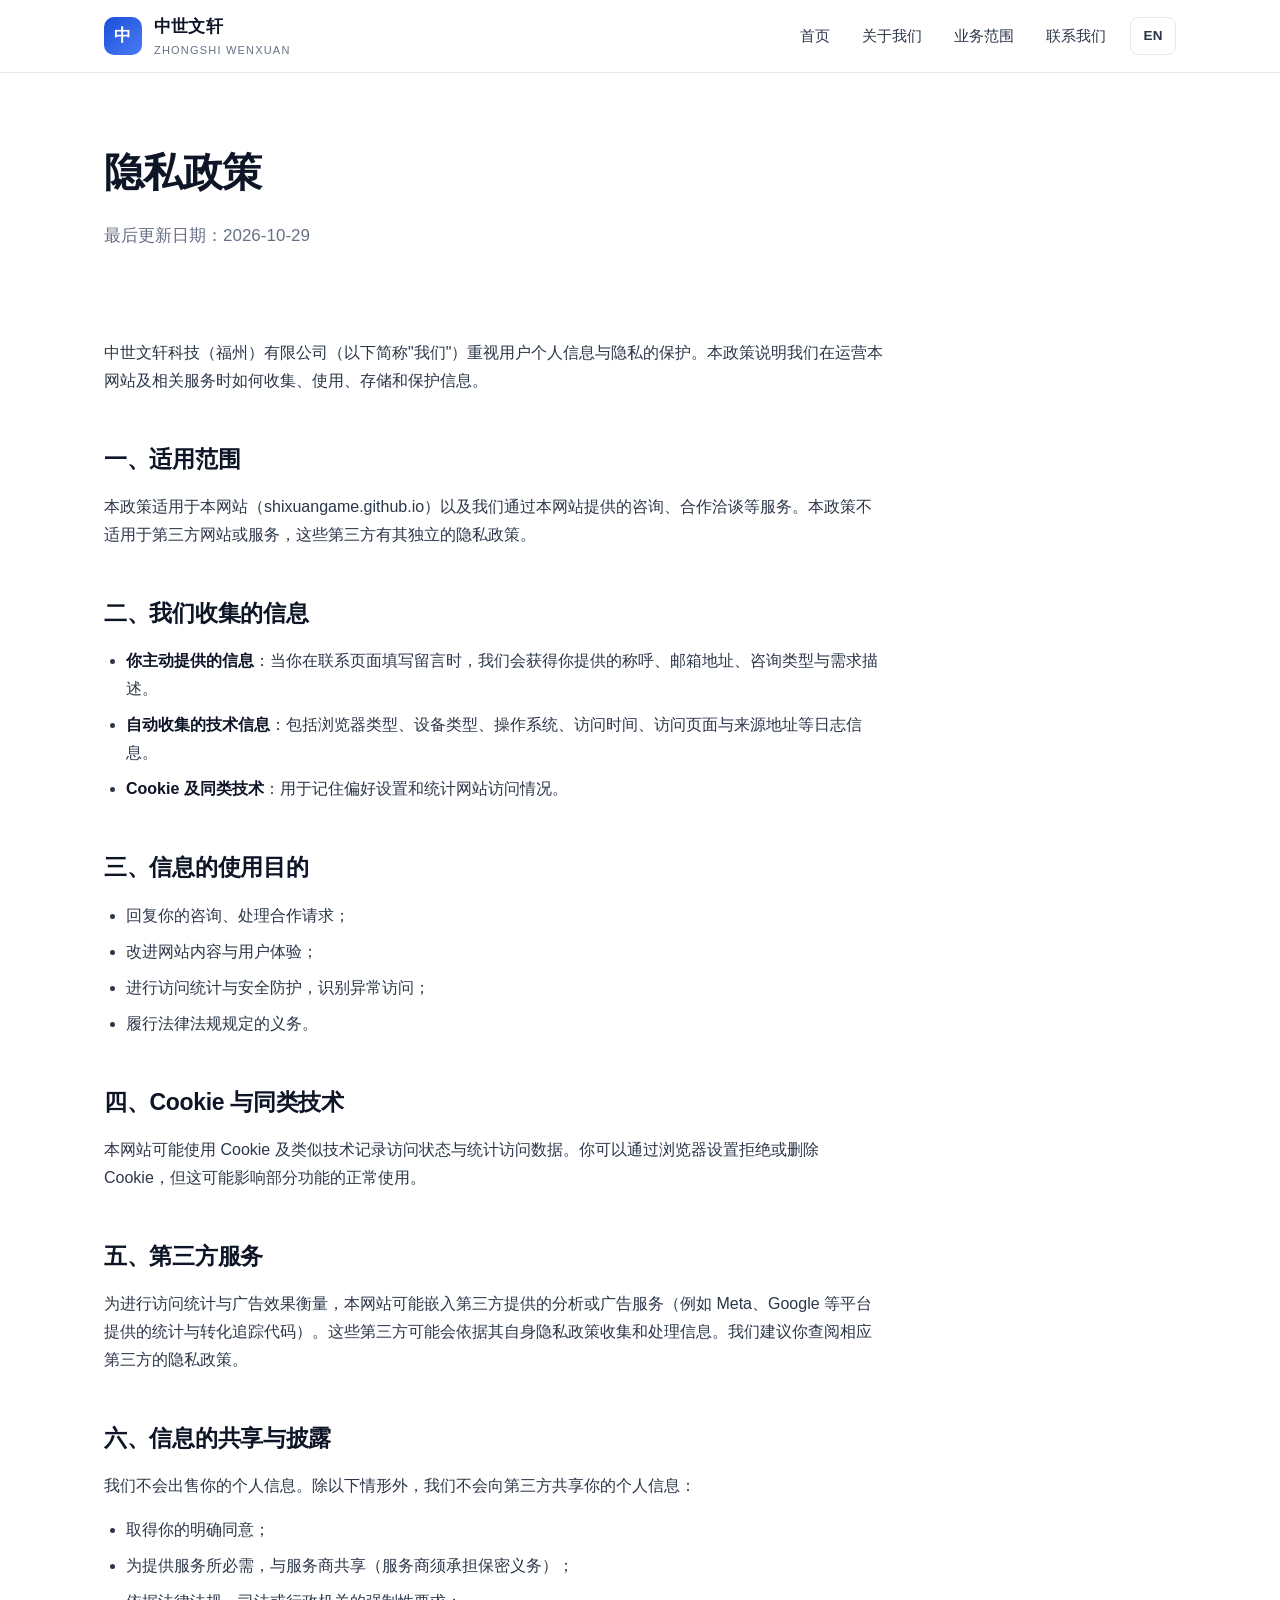
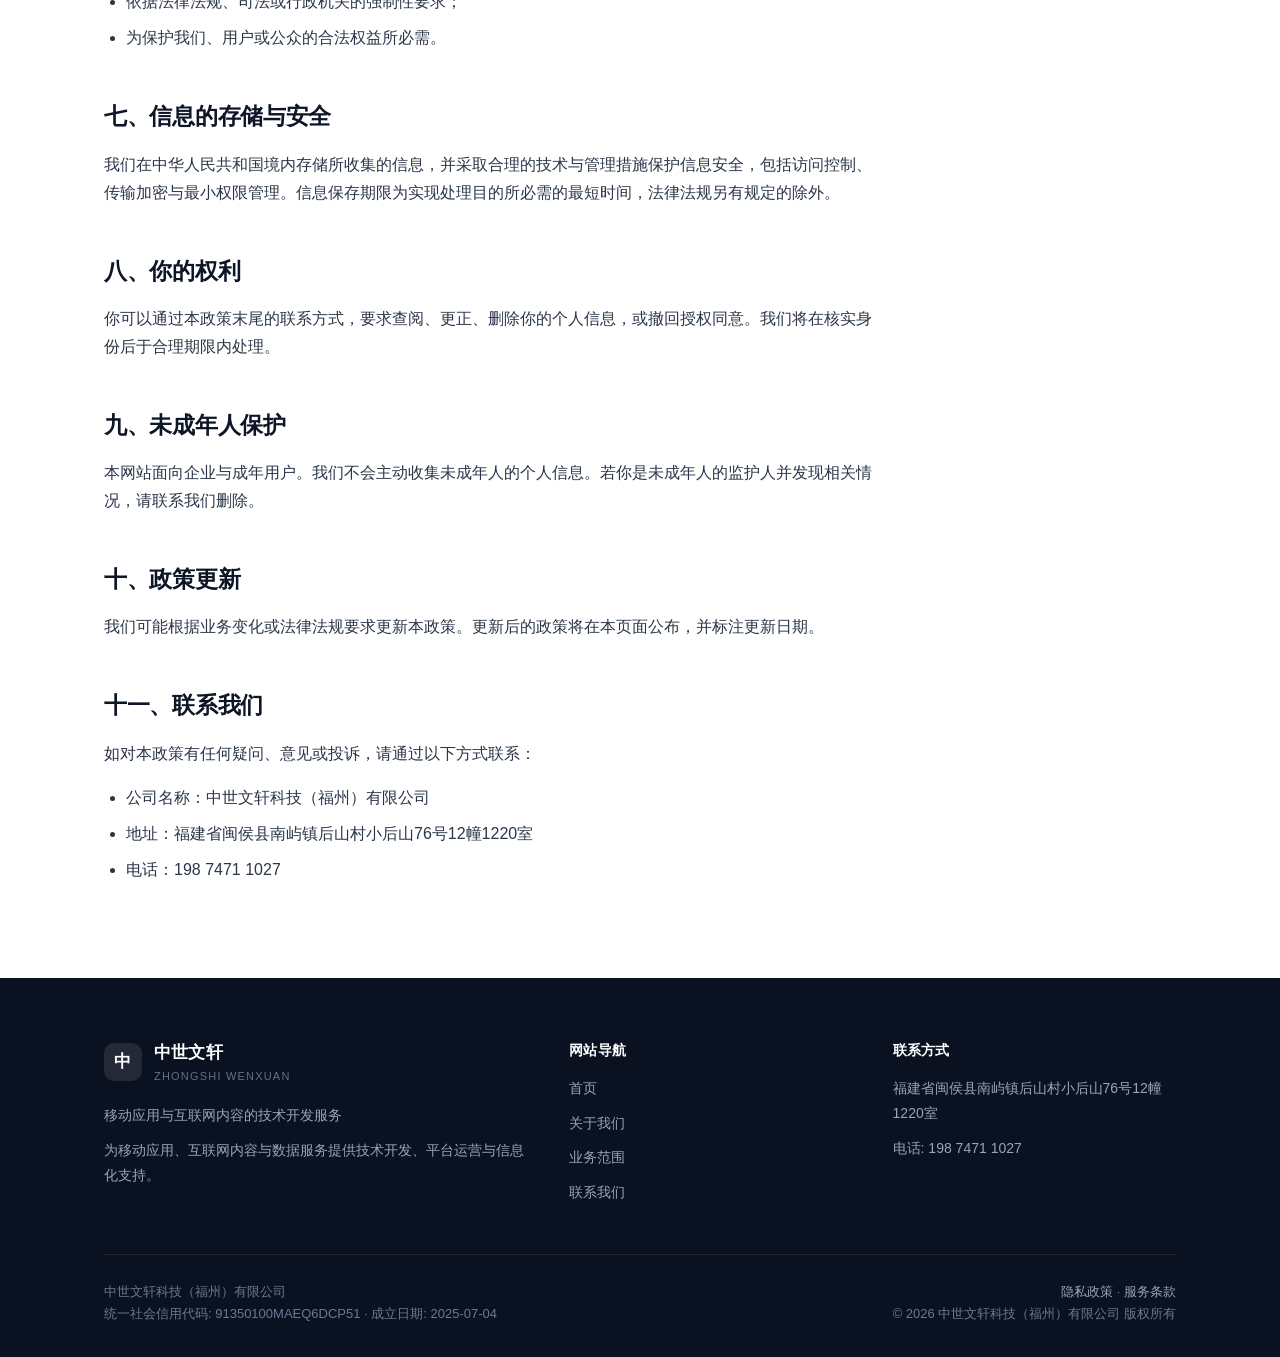
<file: privacy.html>
<!DOCTYPE html>
<html lang="zh-CN">
<head>
<meta charset="utf-8">
<meta name="viewport" content="width=device-width, initial-scale=1">
<title>隐私政策 | 中世文轩科技（福州）有限公司</title>
<meta name="description" content="中世文轩科技（福州）有限公司隐私政策。">
<meta name="author" content="中世文轩科技（福州）有限公司">
<link rel="canonical" href="https://shixuangame.github.io/privacy.html">
<link rel="alternate" hreflang="zh-CN" href="https://shixuangame.github.io/privacy.html">
<link rel="alternate" hreflang="en" href="https://shixuangame.github.io/en/privacy.html">
<link rel="alternate" hreflang="x-default" href="https://shixuangame.github.io/privacy.html">
<meta property="og:type" content="website">
<meta property="og:site_name" content="中世文轩科技（福州）有限公司">
<meta property="og:title" content="隐私政策 | 中世文轩科技（福州）有限公司">
<meta property="og:description" content="中世文轩科技（福州）有限公司隐私政策。">
<meta property="og:url" content="https://shixuangame.github.io/privacy.html">
<meta property="og:locale" content="zh_CN">
<meta name="twitter:card" content="summary">
<meta name="theme-color" content="#1a4fd6">
<meta name="facebook-domain-verification" content="8is529jejynijxhdl7nb9tdxj948qz">
<link rel="icon" href="favicon.svg" type="image/svg+xml">
<link rel="stylesheet" href="styles.css">
<script type="application/ld+json">{"@context":"https://schema.org","@type":"Organization","name":"中世文轩科技（福州）有限公司","alternateName":"Zhongshi Wenxuan Technology (Fuzhou) Co., Ltd.","url":"https://shixuangame.github.io","telephone":"+86 198 7471 1027","foundingDate":"2025-07-04","identifier":"91350100MAEQ6DCP51","address":{"@type":"PostalAddress","streetAddress":"福建省闽侯县南屿镇后山村小后山76号12幢1220室","addressCountry":"CN"},"contactPoint":{"@type":"ContactPoint","contactType":"customer service","telephone":"+86 198 7471 1027","availableLanguage":["zh-CN","en"]}}</script>
</head>
<body>
<a class="skip" href="#main">跳到主要内容</a>

<header class="site-header">
  <div class="wrap header-inner">
    <a class="brand" href="index.html">
      <span class="brand-mark" aria-hidden="true">中</span>
      <span>
        <span class="brand-name">中世文轩</span>
        <span class="brand-sub">ZHONGSHI WENXUAN</span>
      </span>
    </a>
    <button class="nav-toggle" type="button" aria-label="打开导航" aria-expanded="false">☰</button>
    <nav class="nav" id="nav">
      <a href="index.html">首页</a>
      <a href="about.html">关于我们</a>
      <a href="services.html">业务范围</a>
      <a href="contact.html">联系我们</a>
      <a class="lang" href="en/privacy.html" hreflang="en" aria-label="切换到英文版">EN</a>
    </nav>
  </div>
</header>

<main id="main">

<div class="wrap">
  <div class="page-head">
    <h1>隐私政策</h1>
    <p>最后更新日期：2026-10-29</p>
  </div>
</div>

<section class="block">
  <div class="wrap">
    <div class="prose">

      <p>中世文轩科技（福州）有限公司（以下简称"我们"）重视用户个人信息与隐私的保护。本政策说明我们在运营本网站及相关服务时如何收集、使用、存储和保护信息。</p>

      <h2>一、适用范围</h2>
      <p>本政策适用于本网站（shixuangame.github.io）以及我们通过本网站提供的咨询、合作洽谈等服务。本政策不适用于第三方网站或服务，这些第三方有其独立的隐私政策。</p>

      <h2>二、我们收集的信息</h2>
      <ul>
        <li><strong>你主动提供的信息</strong>：当你在联系页面填写留言时，我们会获得你提供的称呼、邮箱地址、咨询类型与需求描述。</li>
        <li><strong>自动收集的技术信息</strong>：包括浏览器类型、设备类型、操作系统、访问时间、访问页面与来源地址等日志信息。</li>
        <li><strong>Cookie 及同类技术</strong>：用于记住偏好设置和统计网站访问情况。</li>
      </ul>

      <h2>三、信息的使用目的</h2>
      <ul>
        <li>回复你的咨询、处理合作请求；</li>
        <li>改进网站内容与用户体验；</li>
        <li>进行访问统计与安全防护，识别异常访问；</li>
        <li>履行法律法规规定的义务。</li>
      </ul>

      <h2>四、Cookie 与同类技术</h2>
      <p>本网站可能使用 Cookie 及类似技术记录访问状态与统计访问数据。你可以通过浏览器设置拒绝或删除 Cookie，但这可能影响部分功能的正常使用。</p>

      <h2>五、第三方服务</h2>
      <p>为进行访问统计与广告效果衡量，本网站可能嵌入第三方提供的分析或广告服务（例如 Meta、Google 等平台提供的统计与转化追踪代码）。这些第三方可能会依据其自身隐私政策收集和处理信息。我们建议你查阅相应第三方的隐私政策。</p>

      <h2>六、信息的共享与披露</h2>
      <p>我们不会出售你的个人信息。除以下情形外，我们不会向第三方共享你的个人信息：</p>
      <ul>
        <li>取得你的明确同意；</li>
        <li>为提供服务所必需，与服务商共享（服务商须承担保密义务）；</li>
        <li>依据法律法规、司法或行政机关的强制性要求；</li>
        <li>为保护我们、用户或公众的合法权益所必需。</li>
      </ul>

      <h2>七、信息的存储与安全</h2>
      <p>我们在中华人民共和国境内存储所收集的信息，并采取合理的技术与管理措施保护信息安全，包括访问控制、传输加密与最小权限管理。信息保存期限为实现处理目的所必需的最短时间，法律法规另有规定的除外。</p>

      <h2>八、你的权利</h2>
      <p>你可以通过本政策末尾的联系方式，要求查阅、更正、删除你的个人信息，或撤回授权同意。我们将在核实身份后于合理期限内处理。</p>

      <h2>九、未成年人保护</h2>
      <p>本网站面向企业与成年用户。我们不会主动收集未成年人的个人信息。若你是未成年人的监护人并发现相关情况，请联系我们删除。</p>

      <h2>十、政策更新</h2>
      <p>我们可能根据业务变化或法律法规要求更新本政策。更新后的政策将在本页面公布，并标注更新日期。</p>

      <h2>十一、联系我们</h2>
      <p>如对本政策有任何疑问、意见或投诉，请通过以下方式联系：</p>
      <ul>
        <li>公司名称：中世文轩科技（福州）有限公司</li>
        <li>地址：福建省闽侯县南屿镇后山村小后山76号12幢1220室</li>
        <li>电话：198 7471 1027</li>
        
      </ul>
    </div>
  </div>
</section>
</main>

<footer class="site-footer">
  <div class="wrap">
    <div class="footer-grid">
      <div>
        <div class="brand" style="margin-bottom:16px">
          <span class="brand-mark" aria-hidden="true">中</span>
          <span>
            <span class="brand-name">中世文轩</span>
            <span class="brand-sub">ZHONGSHI WENXUAN</span>
          </span>
        </div>
        <p>移动应用与互联网内容的技术开发服务</p>
        <p class="footer-legal">为移动应用、互联网内容与数据服务提供技术开发、平台运营与信息化支持。</p>
      </div>
      <div>
        <h4>网站导航</h4>
        <ul class="footer-links">
          <li><a href="index.html">首页</a></li>
          <li><a href="about.html">关于我们</a></li>
          <li><a href="services.html">业务范围</a></li>
          <li><a href="contact.html">联系我们</a></li>
        </ul>
      </div>
      <div>
        <h4>联系方式</h4>
        <p>福建省闽侯县南屿镇后山村小后山76号12幢1220室</p>
        <p>电话: <a href="tel:19874711027">198 7471 1027</a></p>
        
      </div>
    </div>
    <div class="footer-meta">
      <div>
        中世文轩科技（福州）有限公司<br>
        统一社会信用代码: 91350100MAEQ6DCP51 · 成立日期: 2025-07-04
        
      </div>
      <div class="footer-right">
        <a href="privacy.html">隐私政策</a> · <a href="terms.html">服务条款</a><br>
        © 2026 中世文轩科技（福州）有限公司 版权所有
      </div>
    </div>
  </div>
</footer>

<script>
(function () {
  var btn = document.querySelector('.nav-toggle');
  var nav = document.getElementById('nav');
  if (!btn || !nav) return;
  btn.addEventListener('click', function () {
    var open = nav.classList.toggle('open');
    btn.setAttribute('aria-expanded', open ? 'true' : 'false');
  });
})();
</script>
</body>
</html>
</file>
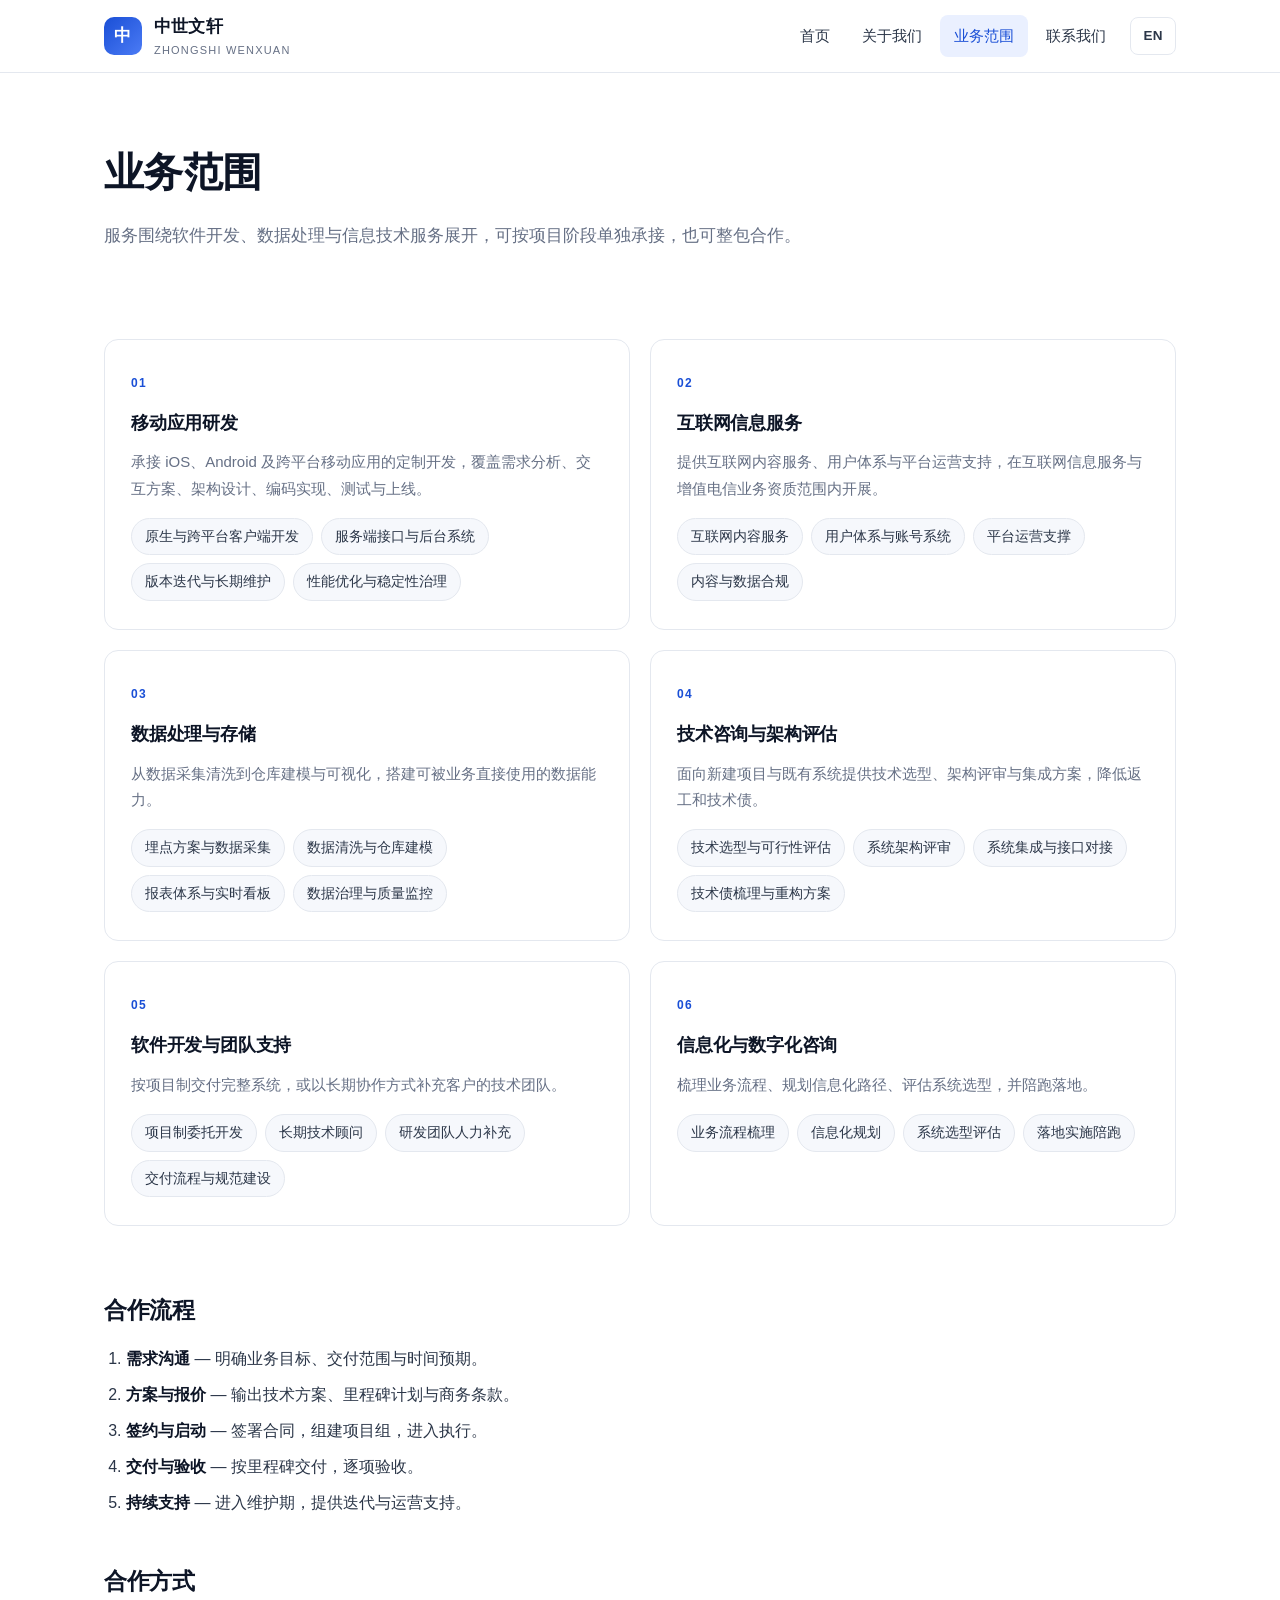
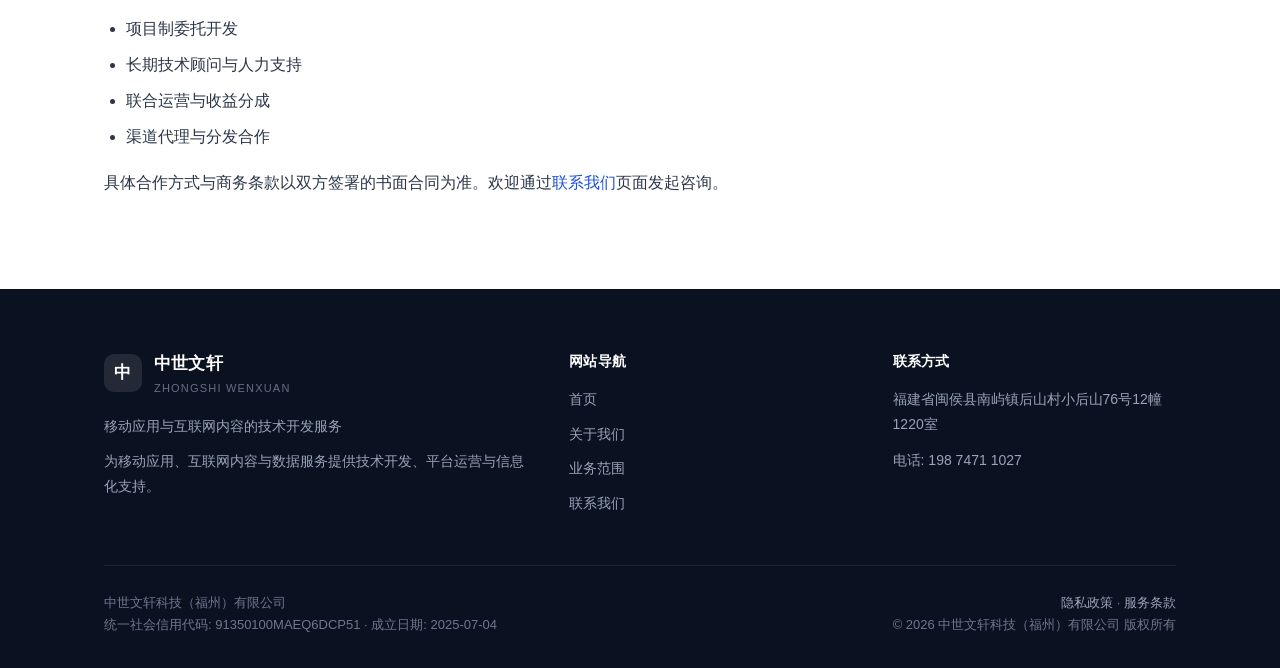
<file: services.html>
<!DOCTYPE html>
<html lang="zh-CN">
<head>
<meta charset="utf-8">
<meta name="viewport" content="width=device-width, initial-scale=1">
<title>业务范围 | 中世文轩科技（福州）有限公司</title>
<meta name="description" content="中世文轩科技（福州）有限公司提供的服务：移动应用研发、互联网信息服务、数据处理与存储、技术咨询与架构评估、软件开发与团队支持、信息化与数字化咨询。">
<meta name="author" content="中世文轩科技（福州）有限公司">
<link rel="canonical" href="https://shixuangame.github.io/services.html">
<link rel="alternate" hreflang="zh-CN" href="https://shixuangame.github.io/services.html">
<link rel="alternate" hreflang="en" href="https://shixuangame.github.io/en/services.html">
<link rel="alternate" hreflang="x-default" href="https://shixuangame.github.io/services.html">
<meta property="og:type" content="website">
<meta property="og:site_name" content="中世文轩科技（福州）有限公司">
<meta property="og:title" content="业务范围 | 中世文轩科技（福州）有限公司">
<meta property="og:description" content="中世文轩科技（福州）有限公司提供的服务：移动应用研发、互联网信息服务、数据处理与存储、技术咨询与架构评估、软件开发与团队支持、信息化与数字化咨询。">
<meta property="og:url" content="https://shixuangame.github.io/services.html">
<meta property="og:locale" content="zh_CN">
<meta name="twitter:card" content="summary">
<meta name="theme-color" content="#1a4fd6">
<meta name="facebook-domain-verification" content="8is529jejynijxhdl7nb9tdxj948qz">
<link rel="icon" href="favicon.svg" type="image/svg+xml">
<link rel="stylesheet" href="styles.css">
<script type="application/ld+json">{"@context":"https://schema.org","@type":"Organization","name":"中世文轩科技（福州）有限公司","alternateName":"Zhongshi Wenxuan Technology (Fuzhou) Co., Ltd.","url":"https://shixuangame.github.io","telephone":"+86 198 7471 1027","foundingDate":"2025-07-04","identifier":"91350100MAEQ6DCP51","address":{"@type":"PostalAddress","streetAddress":"福建省闽侯县南屿镇后山村小后山76号12幢1220室","addressCountry":"CN"},"contactPoint":{"@type":"ContactPoint","contactType":"customer service","telephone":"+86 198 7471 1027","availableLanguage":["zh-CN","en"]}}</script>
</head>
<body>
<a class="skip" href="#main">跳到主要内容</a>

<header class="site-header">
  <div class="wrap header-inner">
    <a class="brand" href="index.html">
      <span class="brand-mark" aria-hidden="true">中</span>
      <span>
        <span class="brand-name">中世文轩</span>
        <span class="brand-sub">ZHONGSHI WENXUAN</span>
      </span>
    </a>
    <button class="nav-toggle" type="button" aria-label="打开导航" aria-expanded="false">☰</button>
    <nav class="nav" id="nav">
      <a href="index.html">首页</a>
      <a href="about.html">关于我们</a>
      <a href="services.html" aria-current="page">业务范围</a>
      <a href="contact.html">联系我们</a>
      <a class="lang" href="en/services.html" hreflang="en" aria-label="切换到英文版">EN</a>
    </nav>
  </div>
</header>

<main id="main">

<div class="wrap">
  <div class="page-head">
    <h1>业务范围</h1>
    <p>服务围绕软件开发、数据处理与信息技术服务展开，可按项目阶段单独承接，也可整包合作。</p>
  </div>
</div>

<section class="block">
  <div class="wrap">
    <div class="grid grid-2">
      <article class="card">
        <span class="idx">01</span>
        <h3>移动应用研发</h3>
        <p style="margin-bottom:16px">承接 iOS、Android 及跨平台移动应用的定制开发，覆盖需求分析、交互方案、架构设计、编码实现、测试与上线。</p>
        <ul class="tag-list" style="margin-bottom:0">
          <li>原生与跨平台客户端开发</li>
          <li>服务端接口与后台系统</li>
          <li>版本迭代与长期维护</li>
          <li>性能优化与稳定性治理</li>
        </ul>
      </article>
      <article class="card">
        <span class="idx">02</span>
        <h3>互联网信息服务</h3>
        <p style="margin-bottom:16px">提供互联网内容服务、用户体系与平台运营支持，在互联网信息服务与增值电信业务资质范围内开展。</p>
        <ul class="tag-list" style="margin-bottom:0">
          <li>互联网内容服务</li>
          <li>用户体系与账号系统</li>
          <li>平台运营支撑</li>
          <li>内容与数据合规</li>
        </ul>
      </article>
      <article class="card">
        <span class="idx">03</span>
        <h3>数据处理与存储</h3>
        <p style="margin-bottom:16px">从数据采集清洗到仓库建模与可视化，搭建可被业务直接使用的数据能力。</p>
        <ul class="tag-list" style="margin-bottom:0">
          <li>埋点方案与数据采集</li>
          <li>数据清洗与仓库建模</li>
          <li>报表体系与实时看板</li>
          <li>数据治理与质量监控</li>
        </ul>
      </article>
      <article class="card">
        <span class="idx">04</span>
        <h3>技术咨询与架构评估</h3>
        <p style="margin-bottom:16px">面向新建项目与既有系统提供技术选型、架构评审与集成方案，降低返工和技术债。</p>
        <ul class="tag-list" style="margin-bottom:0">
          <li>技术选型与可行性评估</li>
          <li>系统架构评审</li>
          <li>系统集成与接口对接</li>
          <li>技术债梳理与重构方案</li>
        </ul>
      </article>
      <article class="card">
        <span class="idx">05</span>
        <h3>软件开发与团队支持</h3>
        <p style="margin-bottom:16px">按项目制交付完整系统，或以长期协作方式补充客户的技术团队。</p>
        <ul class="tag-list" style="margin-bottom:0">
          <li>项目制委托开发</li>
          <li>长期技术顾问</li>
          <li>研发团队人力补充</li>
          <li>交付流程与规范建设</li>
        </ul>
      </article>
      <article class="card">
        <span class="idx">06</span>
        <h3>信息化与数字化咨询</h3>
        <p style="margin-bottom:16px">梳理业务流程、规划信息化路径、评估系统选型，并陪跑落地。</p>
        <ul class="tag-list" style="margin-bottom:0">
          <li>业务流程梳理</li>
          <li>信息化规划</li>
          <li>系统选型评估</li>
          <li>落地实施陪跑</li>
        </ul>
      </article>
    </div>

    <div class="prose" style="margin-top:64px">
      <h2>合作流程</h2>
      <ol>
        <li><strong>需求沟通</strong> — 明确业务目标、交付范围与时间预期。</li>
        <li><strong>方案与报价</strong> — 输出技术方案、里程碑计划与商务条款。</li>
        <li><strong>签约与启动</strong> — 签署合同，组建项目组，进入执行。</li>
        <li><strong>交付与验收</strong> — 按里程碑交付，逐项验收。</li>
        <li><strong>持续支持</strong> — 进入维护期，提供迭代与运营支持。</li>
      </ol>
      <h2>合作方式</h2>
      <ul>
        <li>项目制委托开发</li>
        <li>长期技术顾问与人力支持</li>
        <li>联合运营与收益分成</li>
        <li>渠道代理与分发合作</li>
      </ul>
      <p>具体合作方式与商务条款以双方签署的书面合同为准。欢迎通过<a href="contact.html">联系我们</a>页面发起咨询。</p>
    </div>
  </div>
</section>
</main>

<footer class="site-footer">
  <div class="wrap">
    <div class="footer-grid">
      <div>
        <div class="brand" style="margin-bottom:16px">
          <span class="brand-mark" aria-hidden="true">中</span>
          <span>
            <span class="brand-name">中世文轩</span>
            <span class="brand-sub">ZHONGSHI WENXUAN</span>
          </span>
        </div>
        <p>移动应用与互联网内容的技术开发服务</p>
        <p class="footer-legal">为移动应用、互联网内容与数据服务提供技术开发、平台运营与信息化支持。</p>
      </div>
      <div>
        <h4>网站导航</h4>
        <ul class="footer-links">
          <li><a href="index.html">首页</a></li>
          <li><a href="about.html">关于我们</a></li>
          <li><a href="services.html">业务范围</a></li>
          <li><a href="contact.html">联系我们</a></li>
        </ul>
      </div>
      <div>
        <h4>联系方式</h4>
        <p>福建省闽侯县南屿镇后山村小后山76号12幢1220室</p>
        <p>电话: <a href="tel:19874711027">198 7471 1027</a></p>
        
      </div>
    </div>
    <div class="footer-meta">
      <div>
        中世文轩科技（福州）有限公司<br>
        统一社会信用代码: 91350100MAEQ6DCP51 · 成立日期: 2025-07-04
        
      </div>
      <div class="footer-right">
        <a href="privacy.html">隐私政策</a> · <a href="terms.html">服务条款</a><br>
        © 2026 中世文轩科技（福州）有限公司 版权所有
      </div>
    </div>
  </div>
</footer>

<script>
(function () {
  var btn = document.querySelector('.nav-toggle');
  var nav = document.getElementById('nav');
  if (!btn || !nav) return;
  btn.addEventListener('click', function () {
    var open = nav.classList.toggle('open');
    btn.setAttribute('aria-expanded', open ? 'true' : 'false');
  });
})();
</script>
</body>
</html>
</file>
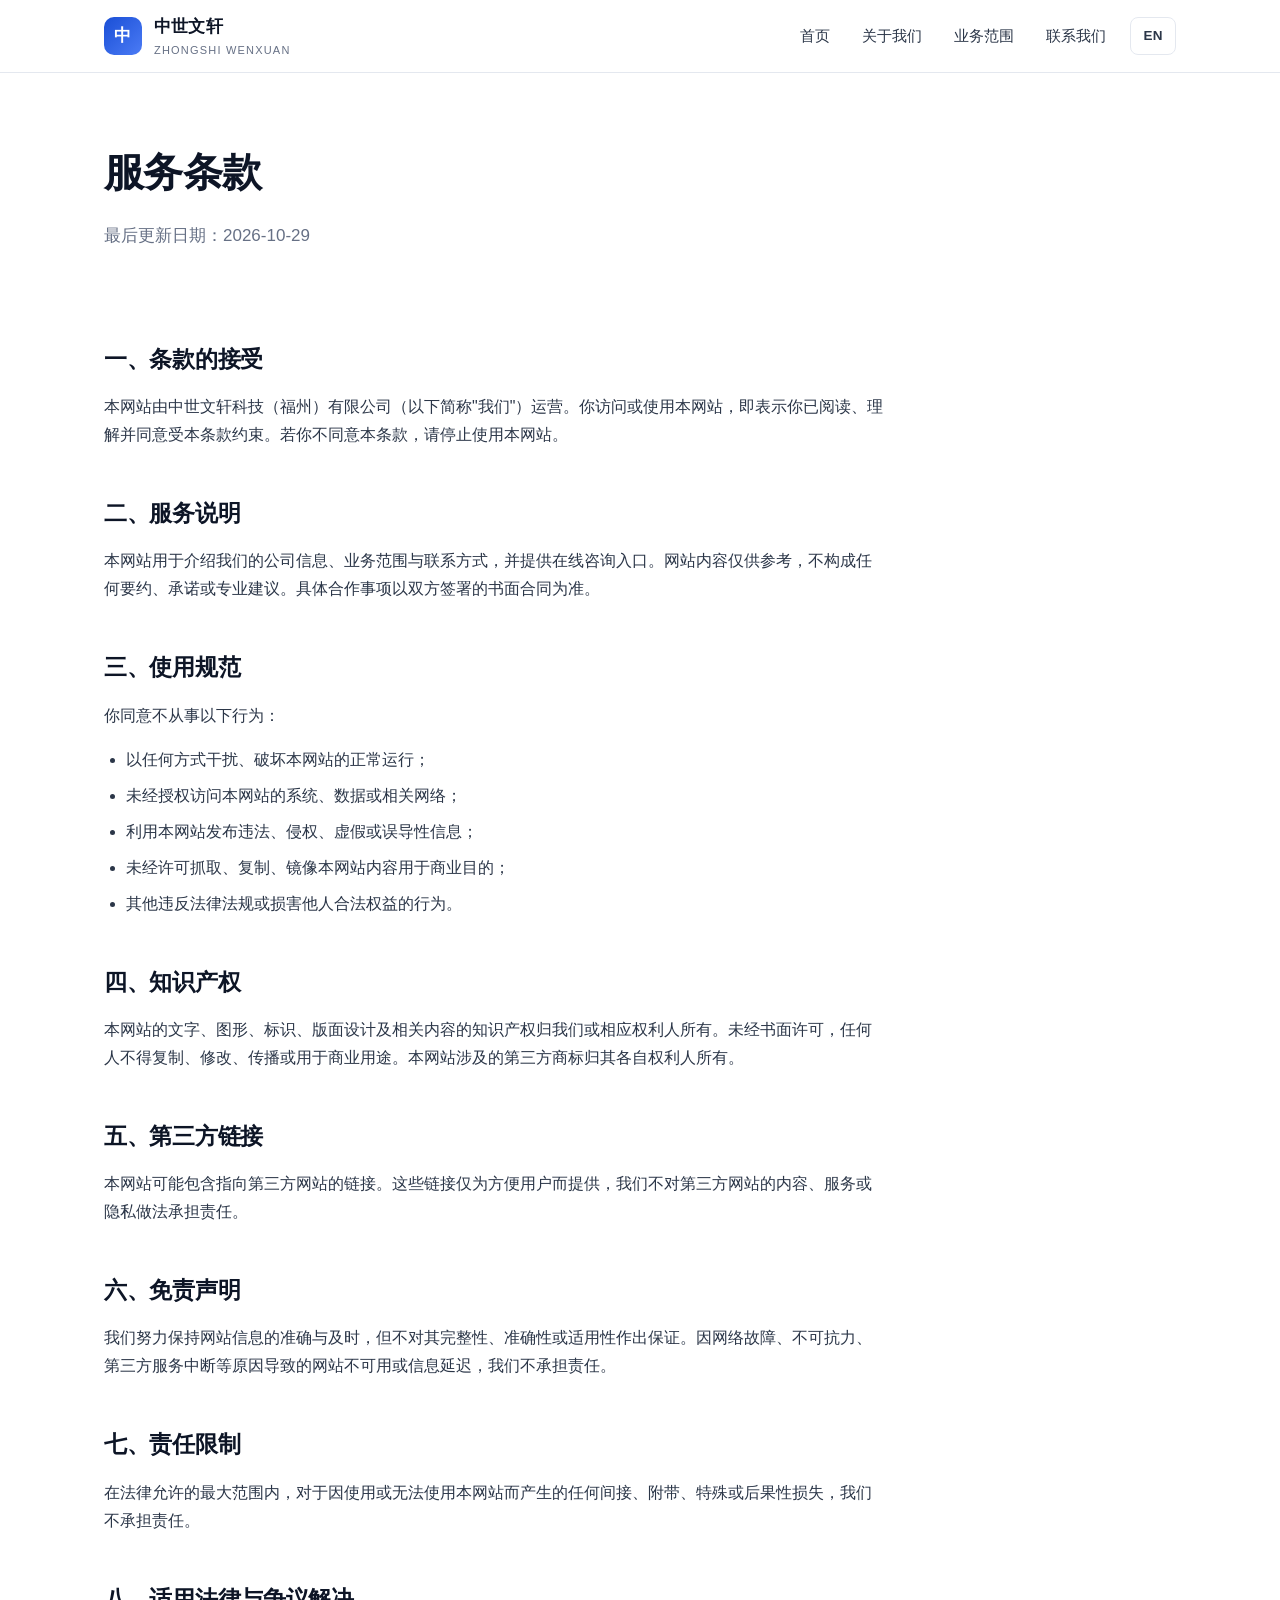
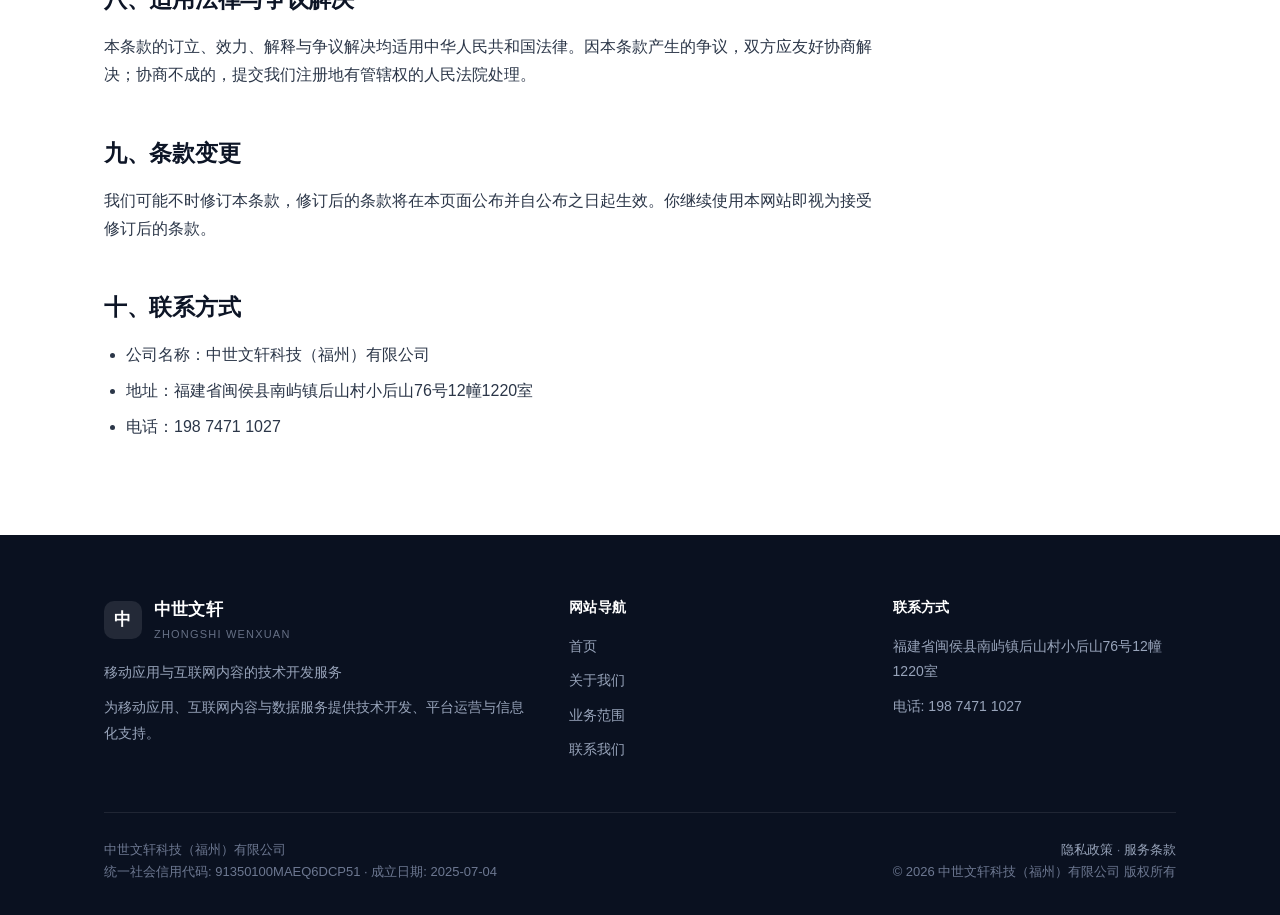
<file: terms.html>
<!DOCTYPE html>
<html lang="zh-CN">
<head>
<meta charset="utf-8">
<meta name="viewport" content="width=device-width, initial-scale=1">
<title>服务条款 | 中世文轩科技（福州）有限公司</title>
<meta name="description" content="中世文轩科技（福州）有限公司网站服务条款。">
<meta name="author" content="中世文轩科技（福州）有限公司">
<link rel="canonical" href="https://shixuangame.github.io/terms.html">
<link rel="alternate" hreflang="zh-CN" href="https://shixuangame.github.io/terms.html">
<link rel="alternate" hreflang="en" href="https://shixuangame.github.io/en/terms.html">
<link rel="alternate" hreflang="x-default" href="https://shixuangame.github.io/terms.html">
<meta property="og:type" content="website">
<meta property="og:site_name" content="中世文轩科技（福州）有限公司">
<meta property="og:title" content="服务条款 | 中世文轩科技（福州）有限公司">
<meta property="og:description" content="中世文轩科技（福州）有限公司网站服务条款。">
<meta property="og:url" content="https://shixuangame.github.io/terms.html">
<meta property="og:locale" content="zh_CN">
<meta name="twitter:card" content="summary">
<meta name="theme-color" content="#1a4fd6">
<meta name="facebook-domain-verification" content="8is529jejynijxhdl7nb9tdxj948qz">
<link rel="icon" href="favicon.svg" type="image/svg+xml">
<link rel="stylesheet" href="styles.css">
<script type="application/ld+json">{"@context":"https://schema.org","@type":"Organization","name":"中世文轩科技（福州）有限公司","alternateName":"Zhongshi Wenxuan Technology (Fuzhou) Co., Ltd.","url":"https://shixuangame.github.io","telephone":"+86 198 7471 1027","foundingDate":"2025-07-04","identifier":"91350100MAEQ6DCP51","address":{"@type":"PostalAddress","streetAddress":"福建省闽侯县南屿镇后山村小后山76号12幢1220室","addressCountry":"CN"},"contactPoint":{"@type":"ContactPoint","contactType":"customer service","telephone":"+86 198 7471 1027","availableLanguage":["zh-CN","en"]}}</script>
</head>
<body>
<a class="skip" href="#main">跳到主要内容</a>

<header class="site-header">
  <div class="wrap header-inner">
    <a class="brand" href="index.html">
      <span class="brand-mark" aria-hidden="true">中</span>
      <span>
        <span class="brand-name">中世文轩</span>
        <span class="brand-sub">ZHONGSHI WENXUAN</span>
      </span>
    </a>
    <button class="nav-toggle" type="button" aria-label="打开导航" aria-expanded="false">☰</button>
    <nav class="nav" id="nav">
      <a href="index.html">首页</a>
      <a href="about.html">关于我们</a>
      <a href="services.html">业务范围</a>
      <a href="contact.html">联系我们</a>
      <a class="lang" href="en/terms.html" hreflang="en" aria-label="切换到英文版">EN</a>
    </nav>
  </div>
</header>

<main id="main">

<div class="wrap">
  <div class="page-head">
    <h1>服务条款</h1>
    <p>最后更新日期：2026-10-29</p>
  </div>
</div>

<section class="block">
  <div class="wrap">
    <div class="prose">

      <h2>一、条款的接受</h2>
      <p>本网站由中世文轩科技（福州）有限公司（以下简称"我们"）运营。你访问或使用本网站，即表示你已阅读、理解并同意受本条款约束。若你不同意本条款，请停止使用本网站。</p>

      <h2>二、服务说明</h2>
      <p>本网站用于介绍我们的公司信息、业务范围与联系方式，并提供在线咨询入口。网站内容仅供参考，不构成任何要约、承诺或专业建议。具体合作事项以双方签署的书面合同为准。</p>

      <h2>三、使用规范</h2>
      <p>你同意不从事以下行为：</p>
      <ul>
        <li>以任何方式干扰、破坏本网站的正常运行；</li>
        <li>未经授权访问本网站的系统、数据或相关网络；</li>
        <li>利用本网站发布违法、侵权、虚假或误导性信息；</li>
        <li>未经许可抓取、复制、镜像本网站内容用于商业目的；</li>
        <li>其他违反法律法规或损害他人合法权益的行为。</li>
      </ul>

      <h2>四、知识产权</h2>
      <p>本网站的文字、图形、标识、版面设计及相关内容的知识产权归我们或相应权利人所有。未经书面许可，任何人不得复制、修改、传播或用于商业用途。本网站涉及的第三方商标归其各自权利人所有。</p>

      <h2>五、第三方链接</h2>
      <p>本网站可能包含指向第三方网站的链接。这些链接仅为方便用户而提供，我们不对第三方网站的内容、服务或隐私做法承担责任。</p>

      <h2>六、免责声明</h2>
      <p>我们努力保持网站信息的准确与及时，但不对其完整性、准确性或适用性作出保证。因网络故障、不可抗力、第三方服务中断等原因导致的网站不可用或信息延迟，我们不承担责任。</p>

      <h2>七、责任限制</h2>
      <p>在法律允许的最大范围内，对于因使用或无法使用本网站而产生的任何间接、附带、特殊或后果性损失，我们不承担责任。</p>

      <h2>八、适用法律与争议解决</h2>
      <p>本条款的订立、效力、解释与争议解决均适用中华人民共和国法律。因本条款产生的争议，双方应友好协商解决；协商不成的，提交我们注册地有管辖权的人民法院处理。</p>

      <h2>九、条款变更</h2>
      <p>我们可能不时修订本条款，修订后的条款将在本页面公布并自公布之日起生效。你继续使用本网站即视为接受修订后的条款。</p>

      <h2>十、联系方式</h2>
      <ul>
        <li>公司名称：中世文轩科技（福州）有限公司</li>
        <li>地址：福建省闽侯县南屿镇后山村小后山76号12幢1220室</li>
        <li>电话：198 7471 1027</li>
        
      </ul>
    </div>
  </div>
</section>
</main>

<footer class="site-footer">
  <div class="wrap">
    <div class="footer-grid">
      <div>
        <div class="brand" style="margin-bottom:16px">
          <span class="brand-mark" aria-hidden="true">中</span>
          <span>
            <span class="brand-name">中世文轩</span>
            <span class="brand-sub">ZHONGSHI WENXUAN</span>
          </span>
        </div>
        <p>移动应用与互联网内容的技术开发服务</p>
        <p class="footer-legal">为移动应用、互联网内容与数据服务提供技术开发、平台运营与信息化支持。</p>
      </div>
      <div>
        <h4>网站导航</h4>
        <ul class="footer-links">
          <li><a href="index.html">首页</a></li>
          <li><a href="about.html">关于我们</a></li>
          <li><a href="services.html">业务范围</a></li>
          <li><a href="contact.html">联系我们</a></li>
        </ul>
      </div>
      <div>
        <h4>联系方式</h4>
        <p>福建省闽侯县南屿镇后山村小后山76号12幢1220室</p>
        <p>电话: <a href="tel:19874711027">198 7471 1027</a></p>
        
      </div>
    </div>
    <div class="footer-meta">
      <div>
        中世文轩科技（福州）有限公司<br>
        统一社会信用代码: 91350100MAEQ6DCP51 · 成立日期: 2025-07-04
        
      </div>
      <div class="footer-right">
        <a href="privacy.html">隐私政策</a> · <a href="terms.html">服务条款</a><br>
        © 2026 中世文轩科技（福州）有限公司 版权所有
      </div>
    </div>
  </div>
</footer>

<script>
(function () {
  var btn = document.querySelector('.nav-toggle');
  var nav = document.getElementById('nav');
  if (!btn || !nav) return;
  btn.addEventListener('click', function () {
    var open = nav.classList.toggle('open');
    btn.setAttribute('aria-expanded', open ? 'true' : 'false');
  });
})();
</script>
</body>
</html>
</file>
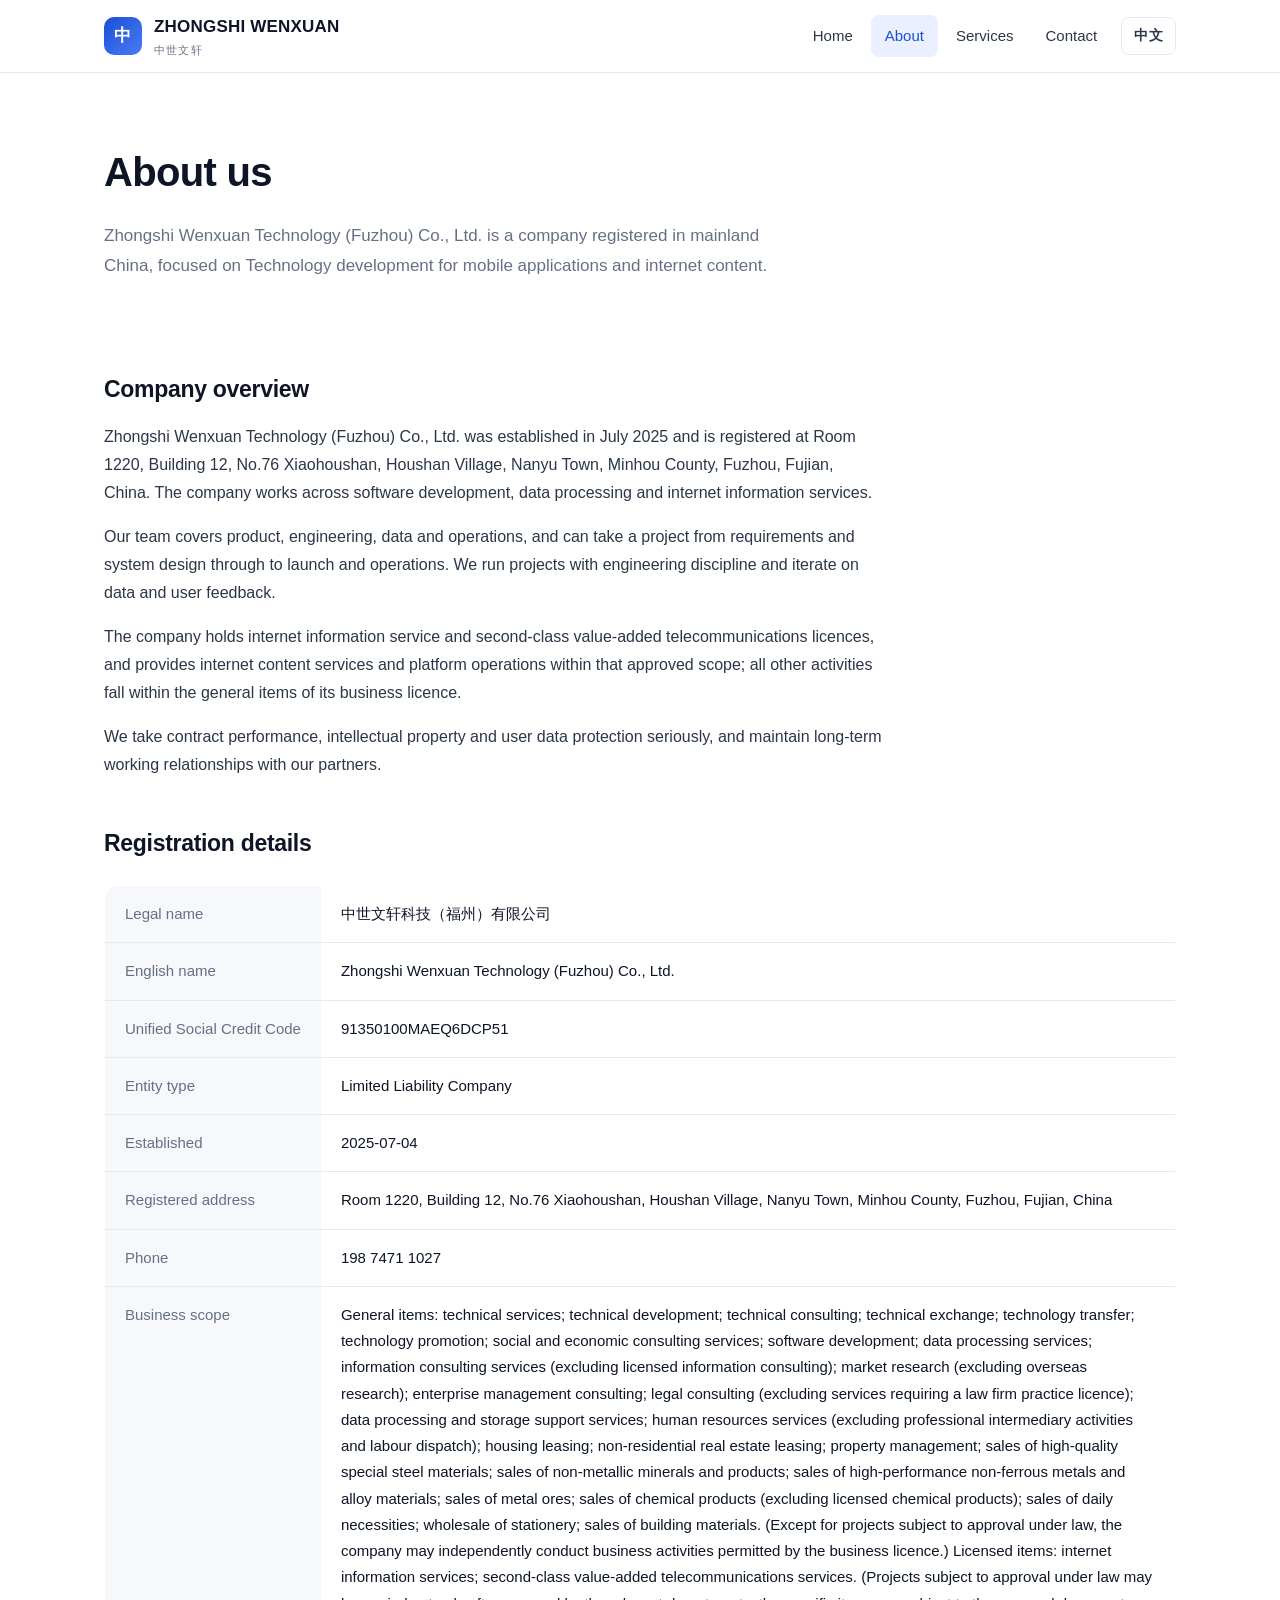
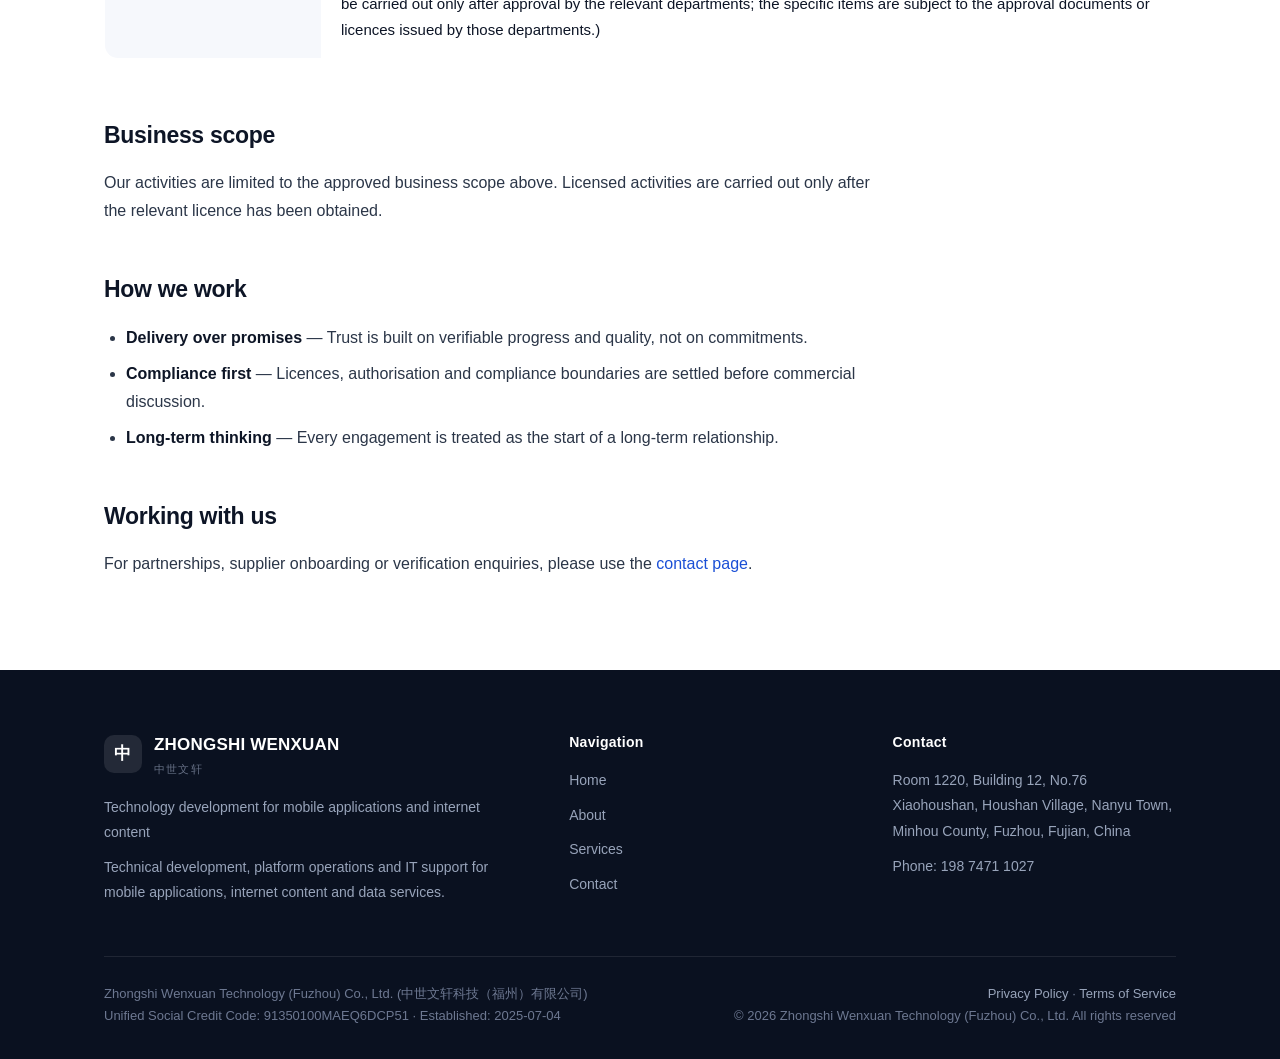
<file: en/about.html>
<!DOCTYPE html>
<html lang="en">
<head>
<meta charset="utf-8">
<meta name="viewport" content="width=device-width, initial-scale=1">
<title>About us | Zhongshi Wenxuan Technology (Fuzhou) Co., Ltd.</title>
<meta name="description" content="Zhongshi Wenxuan Technology (Fuzhou) Co., Ltd. — company overview, registration details and business scope.">
<meta name="author" content="Zhongshi Wenxuan Technology (Fuzhou) Co., Ltd.">
<link rel="canonical" href="https://shixuangame.github.io/en/about.html">
<link rel="alternate" hreflang="zh-CN" href="https://shixuangame.github.io/about.html">
<link rel="alternate" hreflang="en" href="https://shixuangame.github.io/en/about.html">
<link rel="alternate" hreflang="x-default" href="https://shixuangame.github.io/about.html">
<meta property="og:type" content="website">
<meta property="og:site_name" content="Zhongshi Wenxuan Technology (Fuzhou) Co., Ltd.">
<meta property="og:title" content="About us | Zhongshi Wenxuan Technology (Fuzhou) Co., Ltd.">
<meta property="og:description" content="Zhongshi Wenxuan Technology (Fuzhou) Co., Ltd. — company overview, registration details and business scope.">
<meta property="og:url" content="https://shixuangame.github.io/en/about.html">
<meta property="og:locale" content="en_US">
<meta name="twitter:card" content="summary">
<meta name="theme-color" content="#1a4fd6">
<meta name="facebook-domain-verification" content="8is529jejynijxhdl7nb9tdxj948qz">
<link rel="icon" href="../favicon.svg" type="image/svg+xml">
<link rel="stylesheet" href="../styles.css">
<script type="application/ld+json">{"@context":"https://schema.org","@type":"Organization","name":"Zhongshi Wenxuan Technology (Fuzhou) Co., Ltd.","alternateName":"中世文轩科技（福州）有限公司","url":"https://shixuangame.github.io","telephone":"+86 198 7471 1027","foundingDate":"2025-07-04","identifier":"91350100MAEQ6DCP51","address":{"@type":"PostalAddress","streetAddress":"Room 1220, Building 12, No.76 Xiaohoushan, Houshan Village, Nanyu Town, Minhou County, Fuzhou, Fujian, China","addressCountry":"CN"},"contactPoint":{"@type":"ContactPoint","contactType":"customer service","telephone":"+86 198 7471 1027","availableLanguage":["zh-CN","en"]}}</script>
</head>
<body>
<a class="skip" href="#main">Skip to content</a>

<header class="site-header">
  <div class="wrap header-inner">
    <a class="brand" href="index.html">
      <span class="brand-mark" aria-hidden="true">中</span>
      <span>
        <span class="brand-name">ZHONGSHI WENXUAN</span>
        <span class="brand-sub">中世文轩</span>
      </span>
    </a>
    <button class="nav-toggle" type="button" aria-label="Open navigation" aria-expanded="false">☰</button>
    <nav class="nav" id="nav">
      <a href="index.html">Home</a>
      <a href="about.html" aria-current="page">About</a>
      <a href="services.html">Services</a>
      <a href="contact.html">Contact</a>
      <a class="lang" href="../about.html" hreflang="zh" aria-label="Switch to Chinese">中文</a>
    </nav>
  </div>
</header>

<main id="main">

<div class="wrap">
  <div class="page-head">
    <h1>About us</h1>
    <p>Zhongshi Wenxuan Technology (Fuzhou) Co., Ltd. is a company registered in mainland China, focused on Technology development for mobile applications and internet content.</p>
  </div>
</div>

<section class="block">
  <div class="wrap">
    <div class="prose">
      <h2>Company overview</h2>
      <p>Zhongshi Wenxuan Technology (Fuzhou) Co., Ltd. was established in July 2025 and is registered at Room 1220, Building 12, No.76 Xiaohoushan, Houshan Village, Nanyu Town, Minhou County, Fuzhou, Fujian, China. The company works across software development, data processing and internet information services.</p>
      <p>Our team covers product, engineering, data and operations, and can take a project from requirements and system design through to launch and operations. We run projects with engineering discipline and iterate on data and user feedback.</p>
      <p>The company holds internet information service and second-class value-added telecommunications licences, and provides internet content services and platform operations within that approved scope; all other activities fall within the general items of its business licence.</p>
      <p>We take contract performance, intellectual property and user data protection seriously, and maintain long-term working relationships with our partners.</p>

      <h2>Registration details</h2>
    </div>
    <table class="info-table" style="margin-top:22px">
      <tbody>
        <tr><th>Legal name</th><td>中世文轩科技（福州）有限公司</td></tr>
        <tr><th>English name</th><td>Zhongshi Wenxuan Technology (Fuzhou) Co., Ltd.</td></tr>
        <tr><th>Unified Social Credit Code</th><td>91350100MAEQ6DCP51</td></tr>
        <tr><th>Entity type</th><td>Limited Liability Company</td></tr>
        <tr><th>Established</th><td>2025-07-04</td></tr>
        <tr><th>Registered address</th><td>Room 1220, Building 12, No.76 Xiaohoushan, Houshan Village, Nanyu Town, Minhou County, Fuzhou, Fujian, China</td></tr>
        <tr><th>Phone</th><td>198 7471 1027</td></tr>
        
        <tr><th>Business scope</th><td>General items: technical services; technical development; technical consulting; technical exchange; technology transfer; technology promotion; social and economic consulting services; software development; data processing services; information consulting services (excluding licensed information consulting); market research (excluding overseas research); enterprise management consulting; legal consulting (excluding services requiring a law firm practice licence); data processing and storage support services; human resources services (excluding professional intermediary activities and labour dispatch); housing leasing; non-residential real estate leasing; property management; sales of high-quality special steel materials; sales of non-metallic minerals and products; sales of high-performance non-ferrous metals and alloy materials; sales of metal ores; sales of chemical products (excluding licensed chemical products); sales of daily necessities; wholesale of stationery; sales of building materials. (Except for projects subject to approval under law, the company may independently conduct business activities permitted by the business licence.) Licensed items: internet information services; second-class value-added telecommunications services. (Projects subject to approval under law may be carried out only after approval by the relevant departments; the specific items are subject to the approval documents or licences issued by those departments.)</td></tr>
      </tbody>
    </table>

    <div class="prose" style="margin-top:56px">
      <h2>Business scope</h2>
      <p>Our activities are limited to the approved business scope above. Licensed activities are carried out only after the relevant licence has been obtained.</p>

      <h2>How we work</h2>
      <ul>
        <li><strong>Delivery over promises</strong> — Trust is built on verifiable progress and quality, not on commitments.</li>
        <li><strong>Compliance first</strong> — Licences, authorisation and compliance boundaries are settled before commercial discussion.</li>
        <li><strong>Long-term thinking</strong> — Every engagement is treated as the start of a long-term relationship.</li>
      </ul>

      <h2>Working with us</h2>
      <p>For partnerships, supplier onboarding or verification enquiries, please use the <a href="contact.html">contact page</a>.</p>
    </div>
  </div>
</section>
</main>

<footer class="site-footer">
  <div class="wrap">
    <div class="footer-grid">
      <div>
        <div class="brand" style="margin-bottom:16px">
          <span class="brand-mark" aria-hidden="true">中</span>
          <span>
            <span class="brand-name">ZHONGSHI WENXUAN</span>
            <span class="brand-sub">中世文轩</span>
          </span>
        </div>
        <p>Technology development for mobile applications and internet content</p>
        <p class="footer-legal">Technical development, platform operations and IT support for mobile applications, internet content and data services.</p>
      </div>
      <div>
        <h4>Navigation</h4>
        <ul class="footer-links">
          <li><a href="index.html">Home</a></li>
          <li><a href="about.html">About</a></li>
          <li><a href="services.html">Services</a></li>
          <li><a href="contact.html">Contact</a></li>
        </ul>
      </div>
      <div>
        <h4>Contact</h4>
        <p>Room 1220, Building 12, No.76 Xiaohoushan, Houshan Village, Nanyu Town, Minhou County, Fuzhou, Fujian, China</p>
        <p>Phone: <a href="tel:19874711027">198 7471 1027</a></p>
        
      </div>
    </div>
    <div class="footer-meta">
      <div>
        Zhongshi Wenxuan Technology (Fuzhou) Co., Ltd. (中世文轩科技（福州）有限公司)<br>
        Unified Social Credit Code: 91350100MAEQ6DCP51 · Established: 2025-07-04
        
      </div>
      <div class="footer-right">
        <a href="privacy.html">Privacy Policy</a> · <a href="terms.html">Terms of Service</a><br>
        © 2026 Zhongshi Wenxuan Technology (Fuzhou) Co., Ltd. All rights reserved
      </div>
    </div>
  </div>
</footer>

<script>
(function () {
  var btn = document.querySelector('.nav-toggle');
  var nav = document.getElementById('nav');
  if (!btn || !nav) return;
  btn.addEventListener('click', function () {
    var open = nav.classList.toggle('open');
    btn.setAttribute('aria-expanded', open ? 'true' : 'false');
  });
})();
</script>
</body>
</html>
</file>
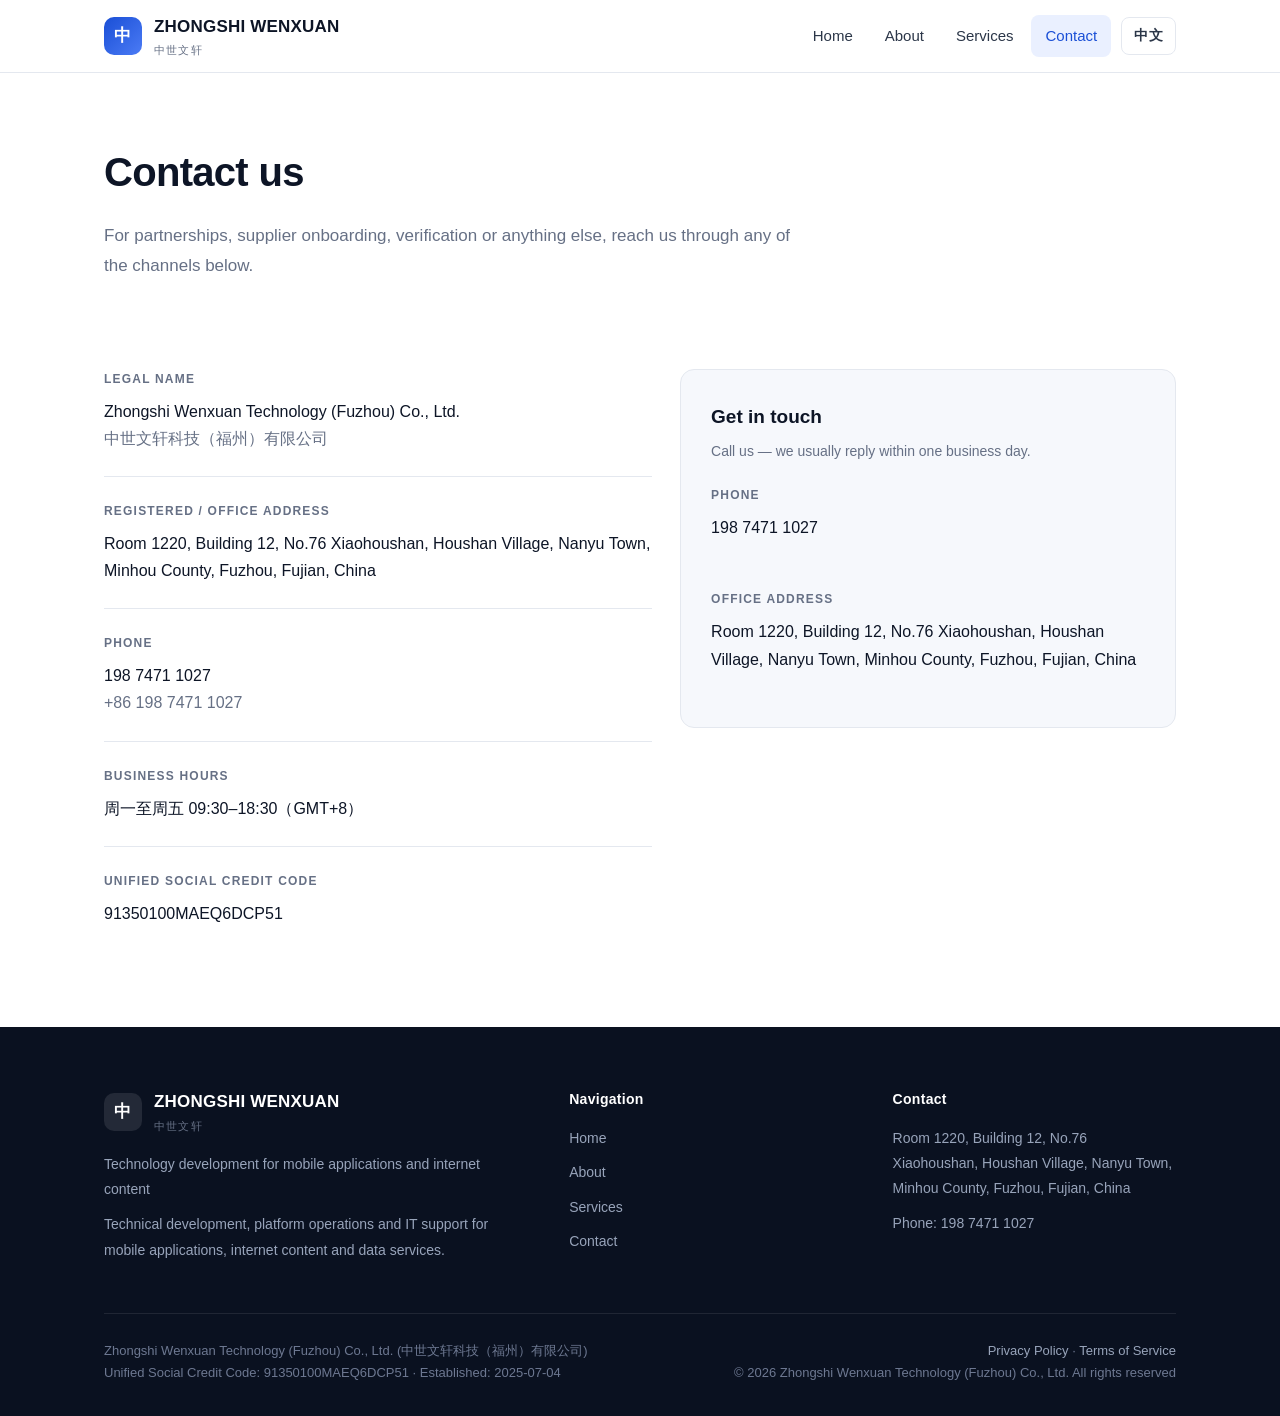
<file: en/contact.html>
<!DOCTYPE html>
<html lang="en">
<head>
<meta charset="utf-8">
<meta name="viewport" content="width=device-width, initial-scale=1">
<title>Contact us | Zhongshi Wenxuan Technology (Fuzhou) Co., Ltd.</title>
<meta name="description" content="Zhongshi Wenxuan Technology (Fuzhou) Co., Ltd. contact details: Room 1220, Building 12, No.76 Xiaohoushan, Houshan Village, Nanyu Town, Minhou County, Fuzhou, Fujian, China, phone 198 7471 1027.">
<meta name="author" content="Zhongshi Wenxuan Technology (Fuzhou) Co., Ltd.">
<link rel="canonical" href="https://shixuangame.github.io/en/contact.html">
<link rel="alternate" hreflang="zh-CN" href="https://shixuangame.github.io/contact.html">
<link rel="alternate" hreflang="en" href="https://shixuangame.github.io/en/contact.html">
<link rel="alternate" hreflang="x-default" href="https://shixuangame.github.io/contact.html">
<meta property="og:type" content="website">
<meta property="og:site_name" content="Zhongshi Wenxuan Technology (Fuzhou) Co., Ltd.">
<meta property="og:title" content="Contact us | Zhongshi Wenxuan Technology (Fuzhou) Co., Ltd.">
<meta property="og:description" content="Zhongshi Wenxuan Technology (Fuzhou) Co., Ltd. contact details: Room 1220, Building 12, No.76 Xiaohoushan, Houshan Village, Nanyu Town, Minhou County, Fuzhou, Fujian, China, phone 198 7471 1027.">
<meta property="og:url" content="https://shixuangame.github.io/en/contact.html">
<meta property="og:locale" content="en_US">
<meta name="twitter:card" content="summary">
<meta name="theme-color" content="#1a4fd6">
<meta name="facebook-domain-verification" content="8is529jejynijxhdl7nb9tdxj948qz">
<link rel="icon" href="../favicon.svg" type="image/svg+xml">
<link rel="stylesheet" href="../styles.css">
<script type="application/ld+json">{"@context":"https://schema.org","@type":"Organization","name":"Zhongshi Wenxuan Technology (Fuzhou) Co., Ltd.","alternateName":"中世文轩科技（福州）有限公司","url":"https://shixuangame.github.io","telephone":"+86 198 7471 1027","foundingDate":"2025-07-04","identifier":"91350100MAEQ6DCP51","address":{"@type":"PostalAddress","streetAddress":"Room 1220, Building 12, No.76 Xiaohoushan, Houshan Village, Nanyu Town, Minhou County, Fuzhou, Fujian, China","addressCountry":"CN"},"contactPoint":{"@type":"ContactPoint","contactType":"customer service","telephone":"+86 198 7471 1027","availableLanguage":["zh-CN","en"]}}</script>
</head>
<body>
<a class="skip" href="#main">Skip to content</a>

<header class="site-header">
  <div class="wrap header-inner">
    <a class="brand" href="index.html">
      <span class="brand-mark" aria-hidden="true">中</span>
      <span>
        <span class="brand-name">ZHONGSHI WENXUAN</span>
        <span class="brand-sub">中世文轩</span>
      </span>
    </a>
    <button class="nav-toggle" type="button" aria-label="Open navigation" aria-expanded="false">☰</button>
    <nav class="nav" id="nav">
      <a href="index.html">Home</a>
      <a href="about.html">About</a>
      <a href="services.html">Services</a>
      <a href="contact.html" aria-current="page">Contact</a>
      <a class="lang" href="../contact.html" hreflang="zh" aria-label="Switch to Chinese">中文</a>
    </nav>
  </div>
</header>

<main id="main">

<div class="wrap">
  <div class="page-head">
    <h1>Contact us</h1>
    <p>For partnerships, supplier onboarding, verification or anything else, reach us through any of the channels below.</p>
  </div>
</div>

<section class="block">
  <div class="wrap">
    <div class="contact-grid">
      <div>
        <dl style="margin:0">
          <div class="contact-item">
            <dt>Legal name</dt>
            <dd>Zhongshi Wenxuan Technology (Fuzhou) Co., Ltd.<br><span class="muted">中世文轩科技（福州）有限公司</span></dd>
          </div>
          <div class="contact-item">
            <dt>Registered / office address</dt>
            <dd>Room 1220, Building 12, No.76 Xiaohoushan, Houshan Village, Nanyu Town, Minhou County, Fuzhou, Fujian, China</dd>
          </div>
          <div class="contact-item">
            <dt>Phone</dt>
            <dd><a href="tel:19874711027">198 7471 1027</a><br><span class="muted">+86 198 7471 1027</span></dd>
          </div>
          
          
          <div class="contact-item">
            <dt>Business hours</dt>
            <dd>周一至周五 09:30–18:30（GMT+8）</dd>
          </div>
          <div class="contact-item"><dt>Unified Social Credit Code</dt><dd>91350100MAEQ6DCP51</dd></div>
        </dl>
      </div>
      <div class="form-card">
        <h3>Get in touch</h3>
        <p>Call us — we usually reply within one business day.</p>
        <dl style="margin:0">
          <div class="contact-item" style="padding-top:0;border-bottom:0">
            <dt>Phone</dt>
            <dd><a href="tel:19874711027">198 7471 1027</a></dd>
          </div>
          <div class="contact-item" style="border-bottom:0">
            <dt>Office address</dt>
            <dd>Room 1220, Building 12, No.76 Xiaohoushan, Houshan Village, Nanyu Town, Minhou County, Fuzhou, Fujian, China</dd>
          </div>
        </dl>
      </div>
    </div>
  </div>
</section>

<script>
(function () {
  var form = document.getElementById('contact-form');
  if (!form) return;
  form.addEventListener('submit', function (ev) {
    ev.preventDefault();
    var v = function (id) { var el = document.getElementById(id); return el ? el.value.trim() : ''; };
    var subject = '[' + v('f-subject') + '] Website enquiry - ' + (v('f-name') || 'no name');
    var body = 'Name: ' + v('f-name') + '\n' +
               'Email: ' + v('f-mail') + '\n' +
               'Type: ' + v('f-subject') + '\n\n' +
               v('f-msg');
    window.location.href = 'mailto:?subject=' + encodeURIComponent(subject) + '&body=' + encodeURIComponent(body);
  });
})();
</script>
</main>

<footer class="site-footer">
  <div class="wrap">
    <div class="footer-grid">
      <div>
        <div class="brand" style="margin-bottom:16px">
          <span class="brand-mark" aria-hidden="true">中</span>
          <span>
            <span class="brand-name">ZHONGSHI WENXUAN</span>
            <span class="brand-sub">中世文轩</span>
          </span>
        </div>
        <p>Technology development for mobile applications and internet content</p>
        <p class="footer-legal">Technical development, platform operations and IT support for mobile applications, internet content and data services.</p>
      </div>
      <div>
        <h4>Navigation</h4>
        <ul class="footer-links">
          <li><a href="index.html">Home</a></li>
          <li><a href="about.html">About</a></li>
          <li><a href="services.html">Services</a></li>
          <li><a href="contact.html">Contact</a></li>
        </ul>
      </div>
      <div>
        <h4>Contact</h4>
        <p>Room 1220, Building 12, No.76 Xiaohoushan, Houshan Village, Nanyu Town, Minhou County, Fuzhou, Fujian, China</p>
        <p>Phone: <a href="tel:19874711027">198 7471 1027</a></p>
        
      </div>
    </div>
    <div class="footer-meta">
      <div>
        Zhongshi Wenxuan Technology (Fuzhou) Co., Ltd. (中世文轩科技（福州）有限公司)<br>
        Unified Social Credit Code: 91350100MAEQ6DCP51 · Established: 2025-07-04
        
      </div>
      <div class="footer-right">
        <a href="privacy.html">Privacy Policy</a> · <a href="terms.html">Terms of Service</a><br>
        © 2026 Zhongshi Wenxuan Technology (Fuzhou) Co., Ltd. All rights reserved
      </div>
    </div>
  </div>
</footer>

<script>
(function () {
  var btn = document.querySelector('.nav-toggle');
  var nav = document.getElementById('nav');
  if (!btn || !nav) return;
  btn.addEventListener('click', function () {
    var open = nav.classList.toggle('open');
    btn.setAttribute('aria-expanded', open ? 'true' : 'false');
  });
})();
</script>
</body>
</html>
</file>
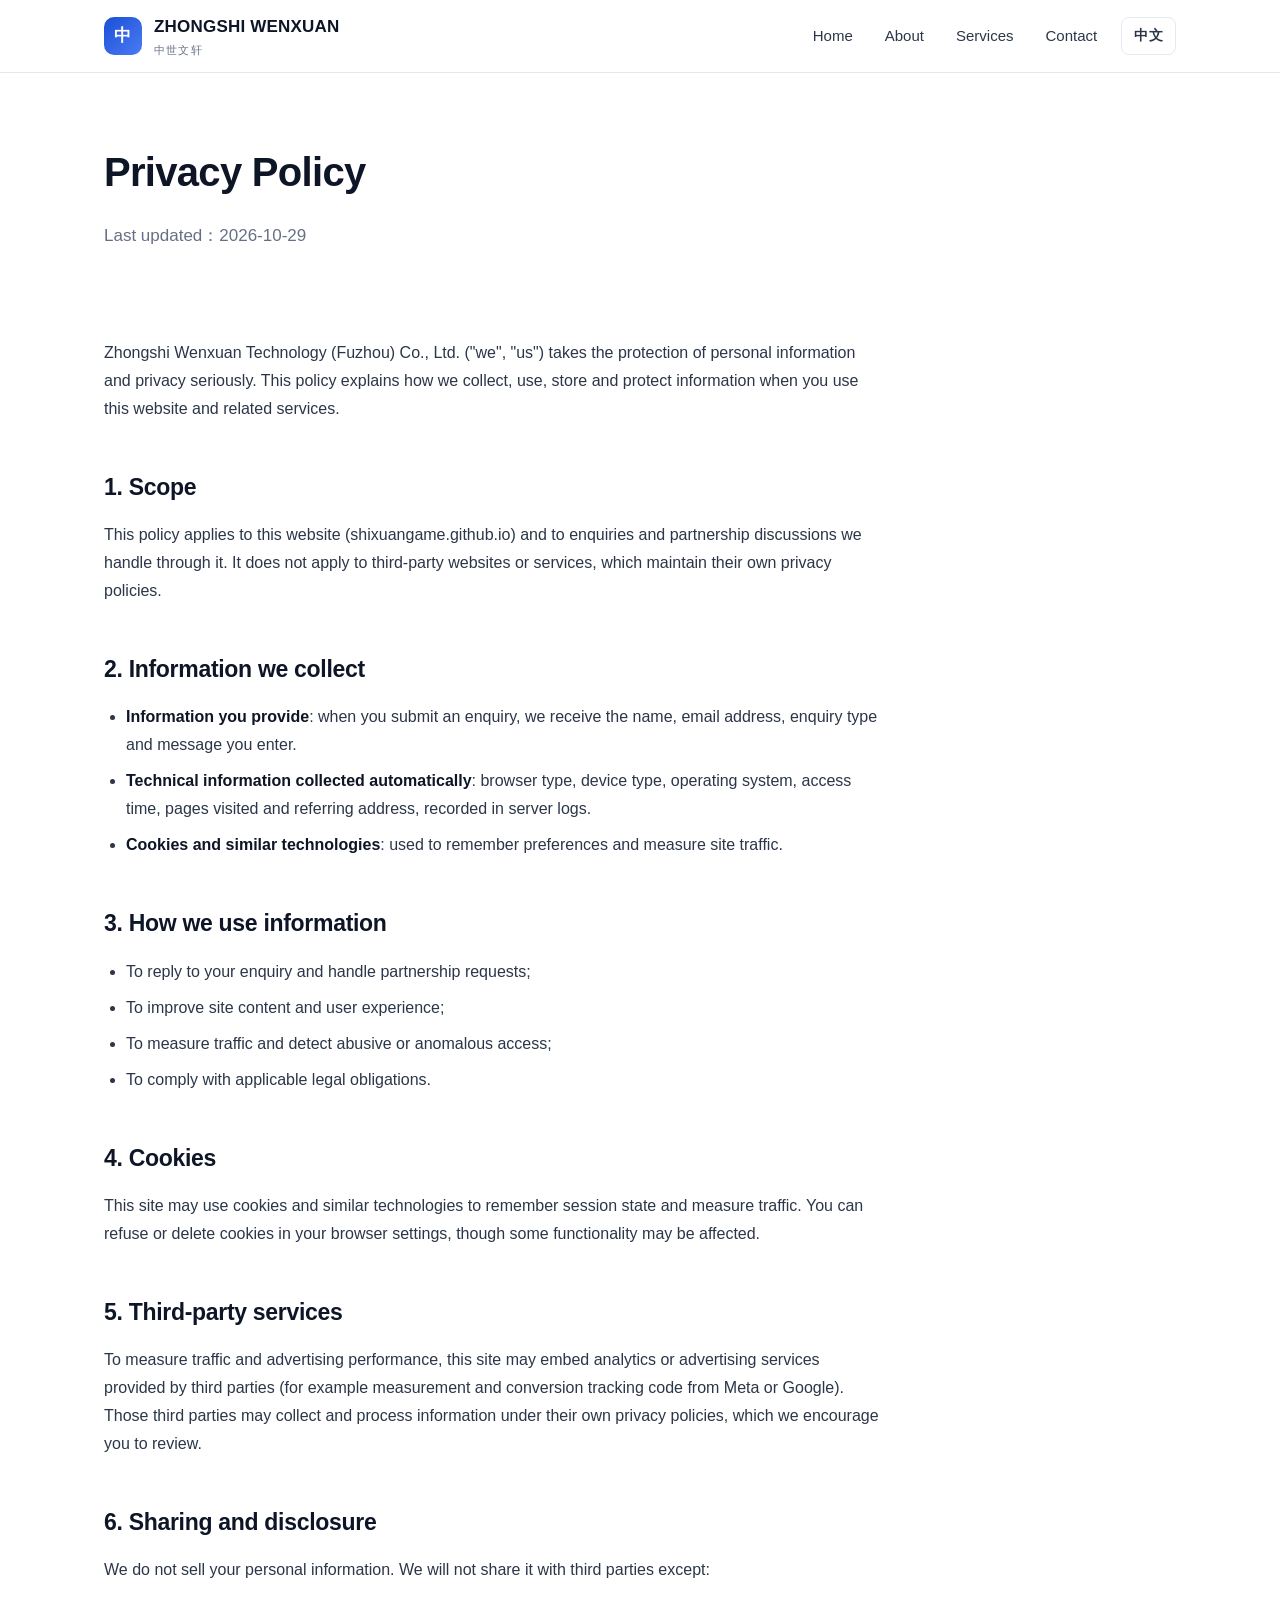
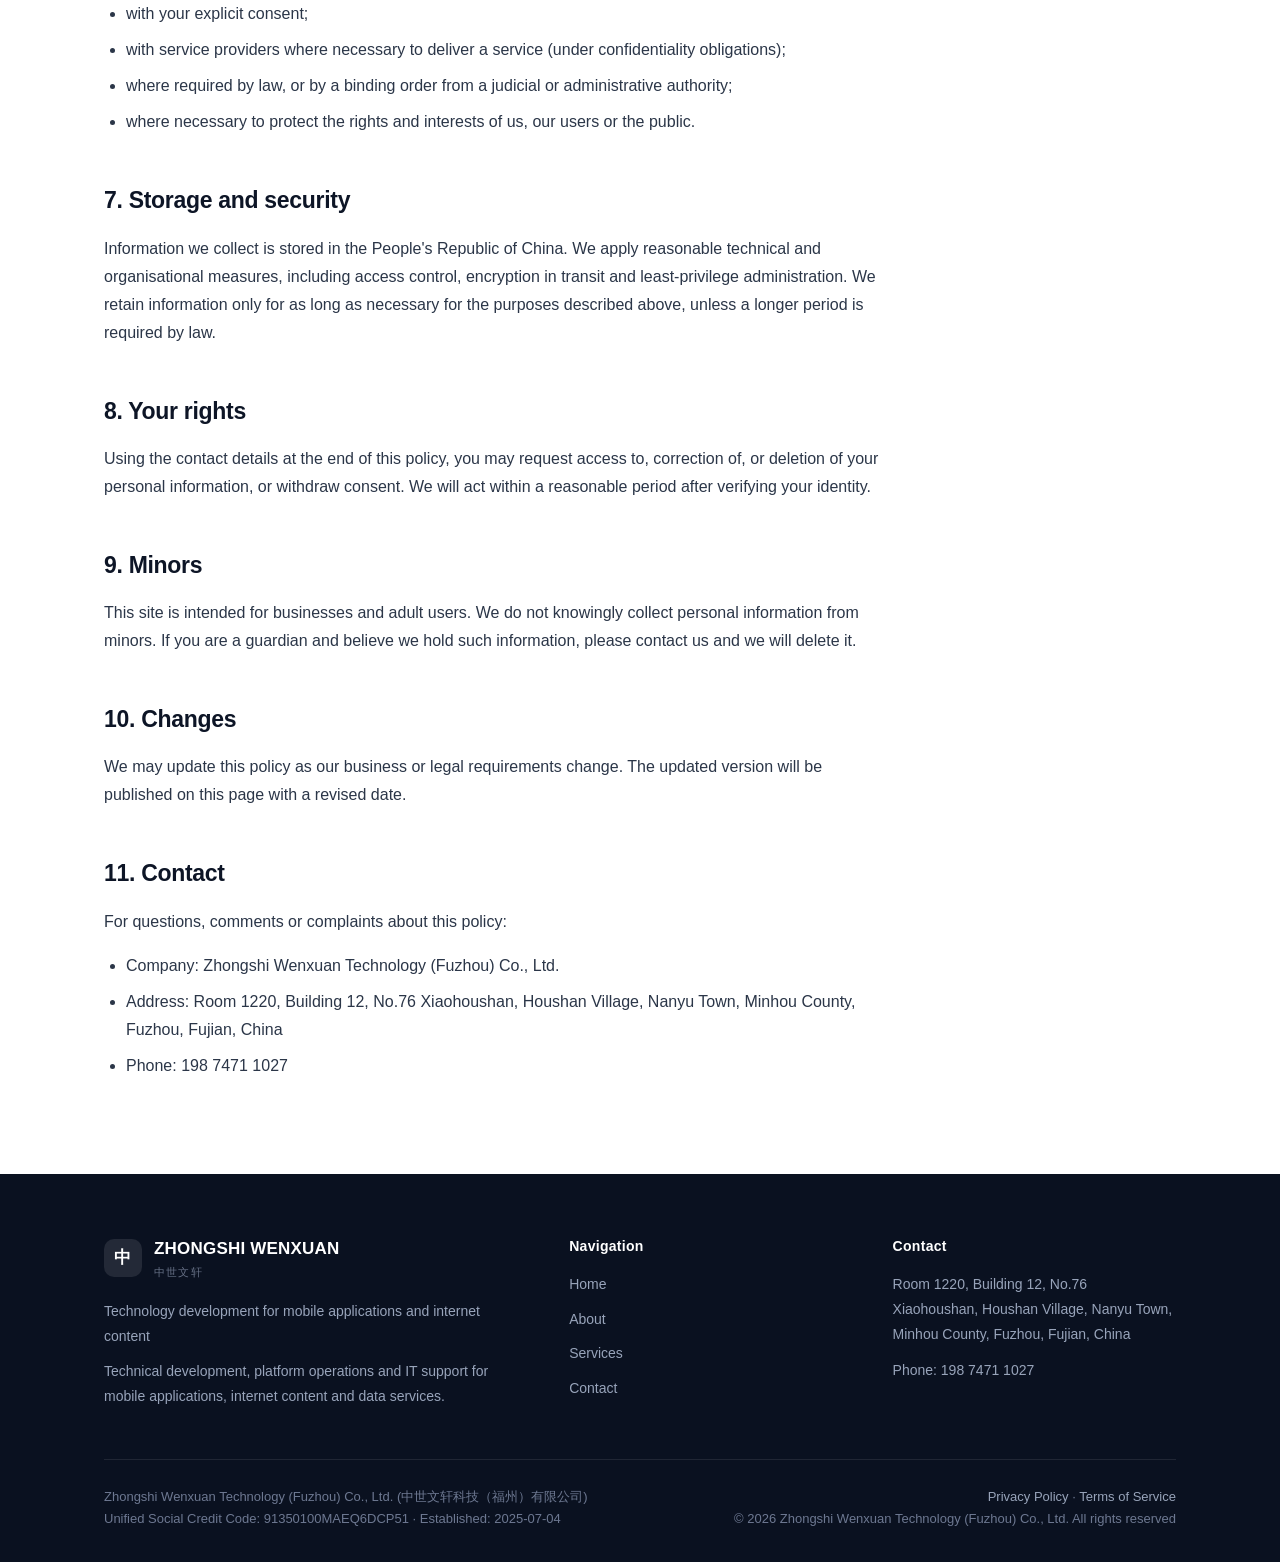
<file: en/privacy.html>
<!DOCTYPE html>
<html lang="en">
<head>
<meta charset="utf-8">
<meta name="viewport" content="width=device-width, initial-scale=1">
<title>Privacy Policy | Zhongshi Wenxuan Technology (Fuzhou) Co., Ltd.</title>
<meta name="description" content="Zhongshi Wenxuan Technology (Fuzhou) Co., Ltd. privacy policy.">
<meta name="author" content="Zhongshi Wenxuan Technology (Fuzhou) Co., Ltd.">
<link rel="canonical" href="https://shixuangame.github.io/en/privacy.html">
<link rel="alternate" hreflang="zh-CN" href="https://shixuangame.github.io/privacy.html">
<link rel="alternate" hreflang="en" href="https://shixuangame.github.io/en/privacy.html">
<link rel="alternate" hreflang="x-default" href="https://shixuangame.github.io/privacy.html">
<meta property="og:type" content="website">
<meta property="og:site_name" content="Zhongshi Wenxuan Technology (Fuzhou) Co., Ltd.">
<meta property="og:title" content="Privacy Policy | Zhongshi Wenxuan Technology (Fuzhou) Co., Ltd.">
<meta property="og:description" content="Zhongshi Wenxuan Technology (Fuzhou) Co., Ltd. privacy policy.">
<meta property="og:url" content="https://shixuangame.github.io/en/privacy.html">
<meta property="og:locale" content="en_US">
<meta name="twitter:card" content="summary">
<meta name="theme-color" content="#1a4fd6">
<meta name="facebook-domain-verification" content="8is529jejynijxhdl7nb9tdxj948qz">
<link rel="icon" href="../favicon.svg" type="image/svg+xml">
<link rel="stylesheet" href="../styles.css">
<script type="application/ld+json">{"@context":"https://schema.org","@type":"Organization","name":"Zhongshi Wenxuan Technology (Fuzhou) Co., Ltd.","alternateName":"中世文轩科技（福州）有限公司","url":"https://shixuangame.github.io","telephone":"+86 198 7471 1027","foundingDate":"2025-07-04","identifier":"91350100MAEQ6DCP51","address":{"@type":"PostalAddress","streetAddress":"Room 1220, Building 12, No.76 Xiaohoushan, Houshan Village, Nanyu Town, Minhou County, Fuzhou, Fujian, China","addressCountry":"CN"},"contactPoint":{"@type":"ContactPoint","contactType":"customer service","telephone":"+86 198 7471 1027","availableLanguage":["zh-CN","en"]}}</script>
</head>
<body>
<a class="skip" href="#main">Skip to content</a>

<header class="site-header">
  <div class="wrap header-inner">
    <a class="brand" href="index.html">
      <span class="brand-mark" aria-hidden="true">中</span>
      <span>
        <span class="brand-name">ZHONGSHI WENXUAN</span>
        <span class="brand-sub">中世文轩</span>
      </span>
    </a>
    <button class="nav-toggle" type="button" aria-label="Open navigation" aria-expanded="false">☰</button>
    <nav class="nav" id="nav">
      <a href="index.html">Home</a>
      <a href="about.html">About</a>
      <a href="services.html">Services</a>
      <a href="contact.html">Contact</a>
      <a class="lang" href="../privacy.html" hreflang="zh" aria-label="Switch to Chinese">中文</a>
    </nav>
  </div>
</header>

<main id="main">

<div class="wrap">
  <div class="page-head">
    <h1>Privacy Policy</h1>
    <p>Last updated：2026-10-29</p>
  </div>
</div>

<section class="block">
  <div class="wrap">
    <div class="prose">

      <p>Zhongshi Wenxuan Technology (Fuzhou) Co., Ltd. ("we", "us") takes the protection of personal information and privacy seriously. This policy explains how we collect, use, store and protect information when you use this website and related services.</p>

      <h2>1. Scope</h2>
      <p>This policy applies to this website (shixuangame.github.io) and to enquiries and partnership discussions we handle through it. It does not apply to third-party websites or services, which maintain their own privacy policies.</p>

      <h2>2. Information we collect</h2>
      <ul>
        <li><strong>Information you provide</strong>: when you submit an enquiry, we receive the name, email address, enquiry type and message you enter.</li>
        <li><strong>Technical information collected automatically</strong>: browser type, device type, operating system, access time, pages visited and referring address, recorded in server logs.</li>
        <li><strong>Cookies and similar technologies</strong>: used to remember preferences and measure site traffic.</li>
      </ul>

      <h2>3. How we use information</h2>
      <ul>
        <li>To reply to your enquiry and handle partnership requests;</li>
        <li>To improve site content and user experience;</li>
        <li>To measure traffic and detect abusive or anomalous access;</li>
        <li>To comply with applicable legal obligations.</li>
      </ul>

      <h2>4. Cookies</h2>
      <p>This site may use cookies and similar technologies to remember session state and measure traffic. You can refuse or delete cookies in your browser settings, though some functionality may be affected.</p>

      <h2>5. Third-party services</h2>
      <p>To measure traffic and advertising performance, this site may embed analytics or advertising services provided by third parties (for example measurement and conversion tracking code from Meta or Google). Those third parties may collect and process information under their own privacy policies, which we encourage you to review.</p>

      <h2>6. Sharing and disclosure</h2>
      <p>We do not sell your personal information. We will not share it with third parties except:</p>
      <ul>
        <li>with your explicit consent;</li>
        <li>with service providers where necessary to deliver a service (under confidentiality obligations);</li>
        <li>where required by law, or by a binding order from a judicial or administrative authority;</li>
        <li>where necessary to protect the rights and interests of us, our users or the public.</li>
      </ul>

      <h2>7. Storage and security</h2>
      <p>Information we collect is stored in the People's Republic of China. We apply reasonable technical and organisational measures, including access control, encryption in transit and least-privilege administration. We retain information only for as long as necessary for the purposes described above, unless a longer period is required by law.</p>

      <h2>8. Your rights</h2>
      <p>Using the contact details at the end of this policy, you may request access to, correction of, or deletion of your personal information, or withdraw consent. We will act within a reasonable period after verifying your identity.</p>

      <h2>9. Minors</h2>
      <p>This site is intended for businesses and adult users. We do not knowingly collect personal information from minors. If you are a guardian and believe we hold such information, please contact us and we will delete it.</p>

      <h2>10. Changes</h2>
      <p>We may update this policy as our business or legal requirements change. The updated version will be published on this page with a revised date.</p>

      <h2>11. Contact</h2>
      <p>For questions, comments or complaints about this policy:</p>
      <ul>
        <li>Company: Zhongshi Wenxuan Technology (Fuzhou) Co., Ltd.</li>
        <li>Address: Room 1220, Building 12, No.76 Xiaohoushan, Houshan Village, Nanyu Town, Minhou County, Fuzhou, Fujian, China</li>
        <li>Phone: 198 7471 1027</li>
        
      </ul>
    </div>
  </div>
</section>
</main>

<footer class="site-footer">
  <div class="wrap">
    <div class="footer-grid">
      <div>
        <div class="brand" style="margin-bottom:16px">
          <span class="brand-mark" aria-hidden="true">中</span>
          <span>
            <span class="brand-name">ZHONGSHI WENXUAN</span>
            <span class="brand-sub">中世文轩</span>
          </span>
        </div>
        <p>Technology development for mobile applications and internet content</p>
        <p class="footer-legal">Technical development, platform operations and IT support for mobile applications, internet content and data services.</p>
      </div>
      <div>
        <h4>Navigation</h4>
        <ul class="footer-links">
          <li><a href="index.html">Home</a></li>
          <li><a href="about.html">About</a></li>
          <li><a href="services.html">Services</a></li>
          <li><a href="contact.html">Contact</a></li>
        </ul>
      </div>
      <div>
        <h4>Contact</h4>
        <p>Room 1220, Building 12, No.76 Xiaohoushan, Houshan Village, Nanyu Town, Minhou County, Fuzhou, Fujian, China</p>
        <p>Phone: <a href="tel:19874711027">198 7471 1027</a></p>
        
      </div>
    </div>
    <div class="footer-meta">
      <div>
        Zhongshi Wenxuan Technology (Fuzhou) Co., Ltd. (中世文轩科技（福州）有限公司)<br>
        Unified Social Credit Code: 91350100MAEQ6DCP51 · Established: 2025-07-04
        
      </div>
      <div class="footer-right">
        <a href="privacy.html">Privacy Policy</a> · <a href="terms.html">Terms of Service</a><br>
        © 2026 Zhongshi Wenxuan Technology (Fuzhou) Co., Ltd. All rights reserved
      </div>
    </div>
  </div>
</footer>

<script>
(function () {
  var btn = document.querySelector('.nav-toggle');
  var nav = document.getElementById('nav');
  if (!btn || !nav) return;
  btn.addEventListener('click', function () {
    var open = nav.classList.toggle('open');
    btn.setAttribute('aria-expanded', open ? 'true' : 'false');
  });
})();
</script>
</body>
</html>
</file>
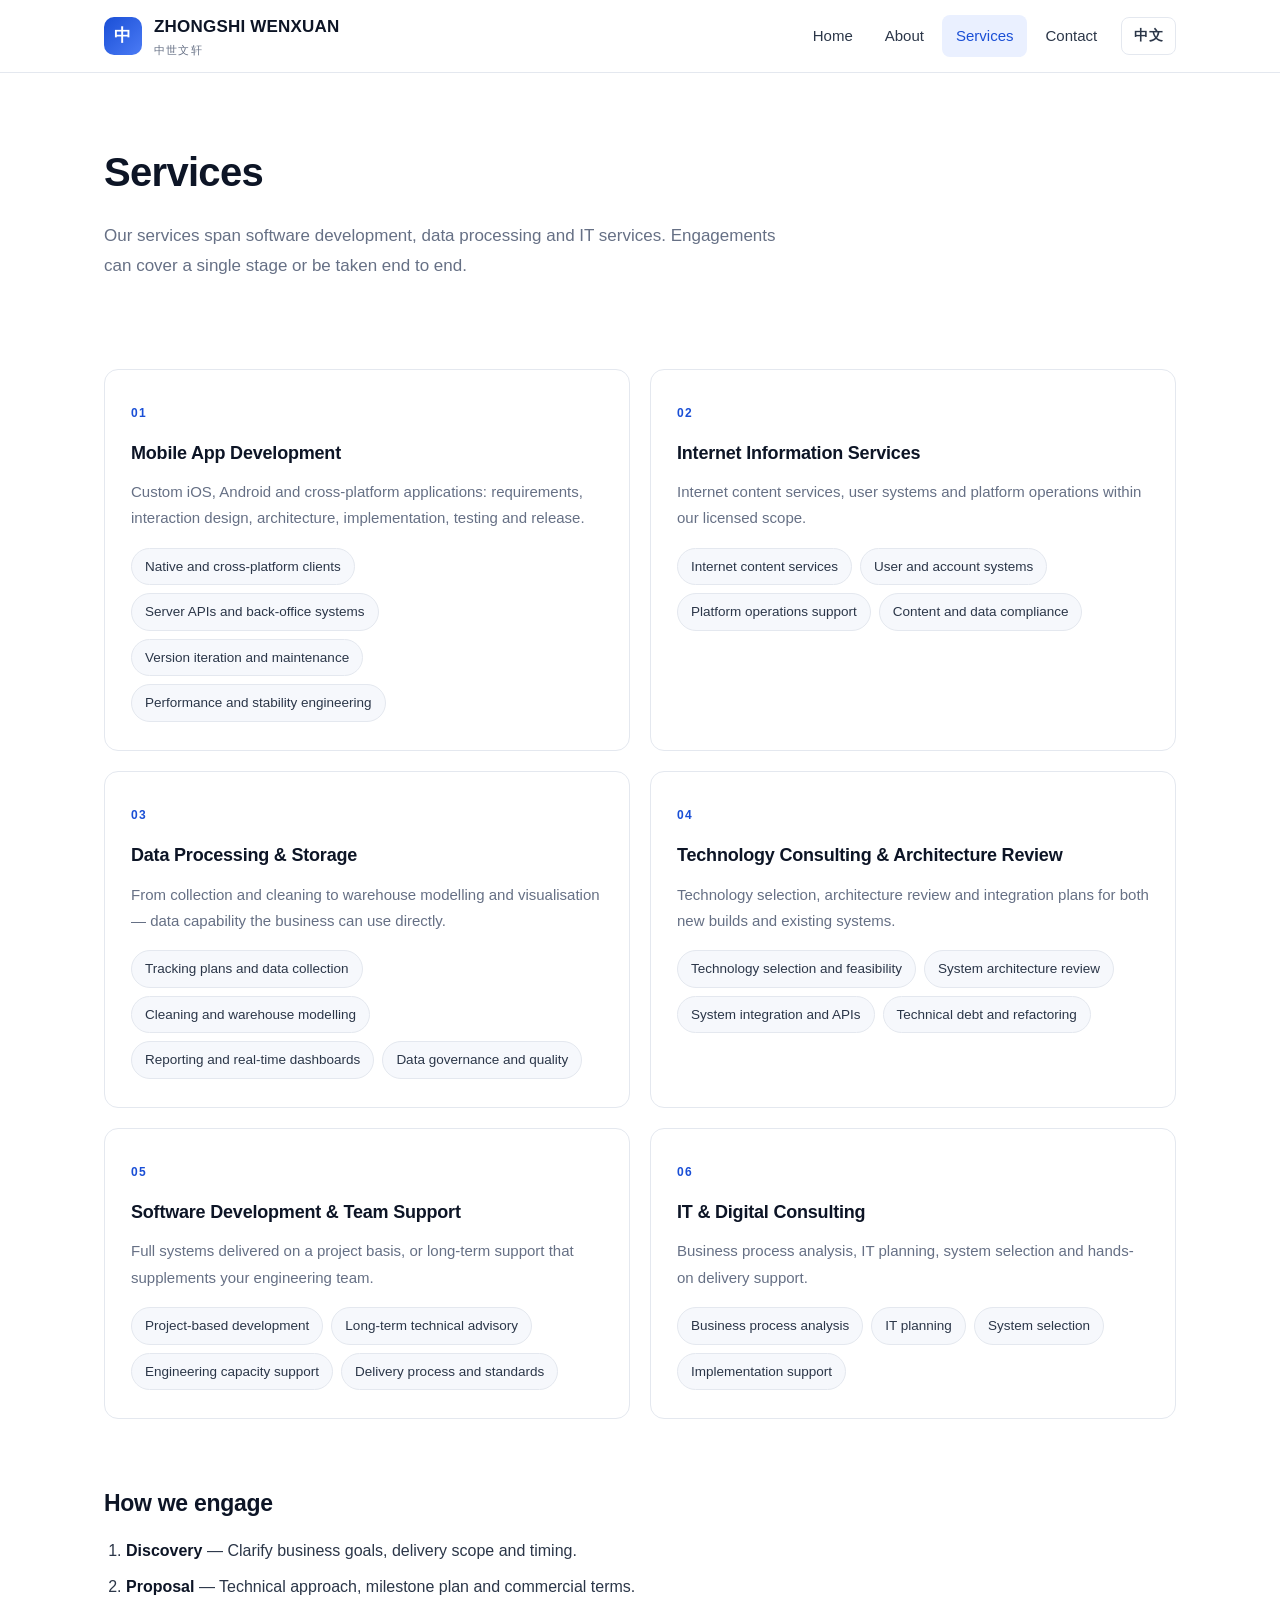
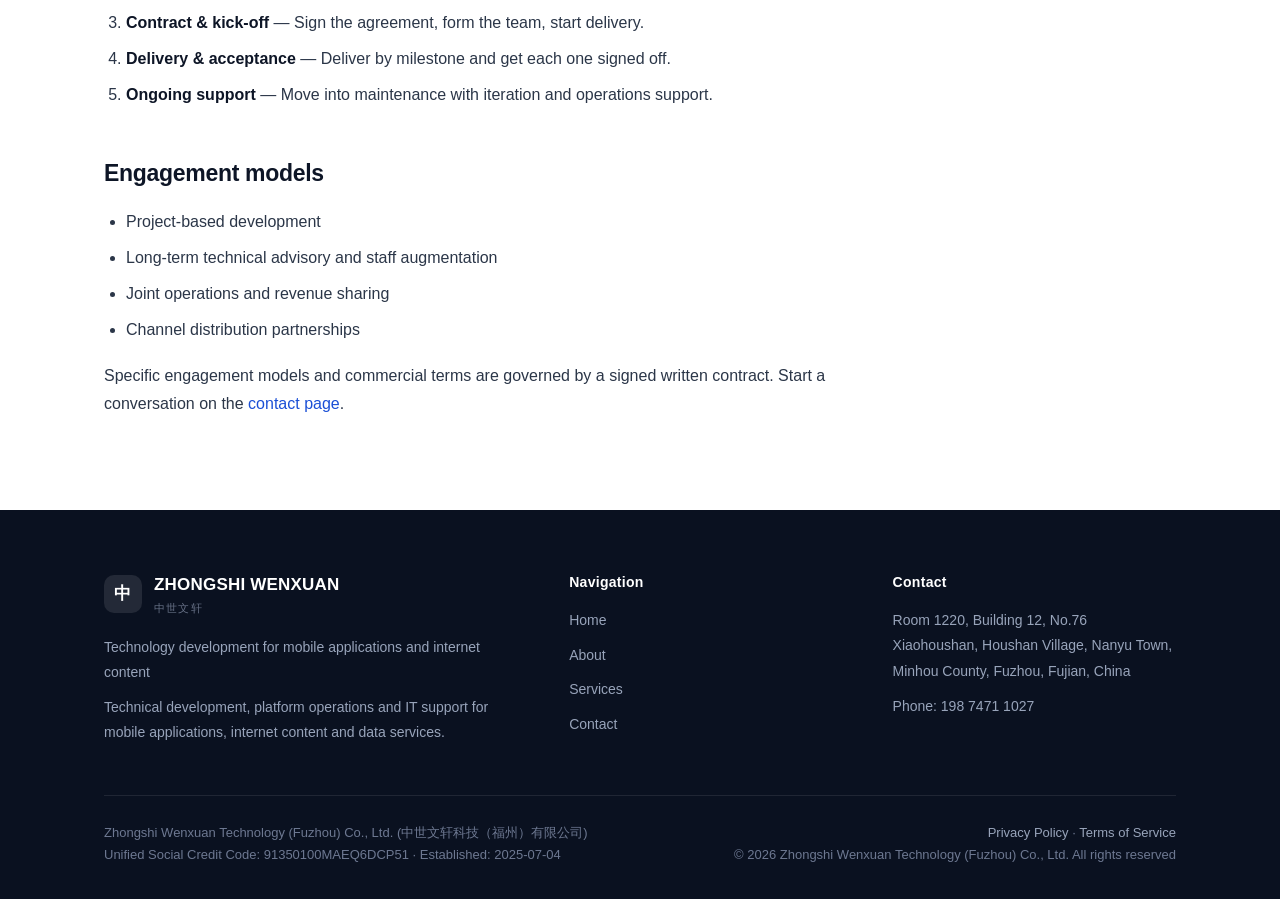
<file: en/services.html>
<!DOCTYPE html>
<html lang="en">
<head>
<meta charset="utf-8">
<meta name="viewport" content="width=device-width, initial-scale=1">
<title>Services | Zhongshi Wenxuan Technology (Fuzhou) Co., Ltd.</title>
<meta name="description" content="Zhongshi Wenxuan Technology (Fuzhou) Co., Ltd. services: Mobile App Development, Internet Information Services, Data Processing &amp; Storage, Technology Consulting &amp; Architecture Review, Software Development &amp; Team Support, IT &amp; Digital Consulting.">
<meta name="author" content="Zhongshi Wenxuan Technology (Fuzhou) Co., Ltd.">
<link rel="canonical" href="https://shixuangame.github.io/en/services.html">
<link rel="alternate" hreflang="zh-CN" href="https://shixuangame.github.io/services.html">
<link rel="alternate" hreflang="en" href="https://shixuangame.github.io/en/services.html">
<link rel="alternate" hreflang="x-default" href="https://shixuangame.github.io/services.html">
<meta property="og:type" content="website">
<meta property="og:site_name" content="Zhongshi Wenxuan Technology (Fuzhou) Co., Ltd.">
<meta property="og:title" content="Services | Zhongshi Wenxuan Technology (Fuzhou) Co., Ltd.">
<meta property="og:description" content="Zhongshi Wenxuan Technology (Fuzhou) Co., Ltd. services: Mobile App Development, Internet Information Services, Data Processing &amp; Storage, Technology Consulting &amp; Architecture Review, Software Development &amp; Team Support, IT &amp; Digital Consulting.">
<meta property="og:url" content="https://shixuangame.github.io/en/services.html">
<meta property="og:locale" content="en_US">
<meta name="twitter:card" content="summary">
<meta name="theme-color" content="#1a4fd6">
<meta name="facebook-domain-verification" content="8is529jejynijxhdl7nb9tdxj948qz">
<link rel="icon" href="../favicon.svg" type="image/svg+xml">
<link rel="stylesheet" href="../styles.css">
<script type="application/ld+json">{"@context":"https://schema.org","@type":"Organization","name":"Zhongshi Wenxuan Technology (Fuzhou) Co., Ltd.","alternateName":"中世文轩科技（福州）有限公司","url":"https://shixuangame.github.io","telephone":"+86 198 7471 1027","foundingDate":"2025-07-04","identifier":"91350100MAEQ6DCP51","address":{"@type":"PostalAddress","streetAddress":"Room 1220, Building 12, No.76 Xiaohoushan, Houshan Village, Nanyu Town, Minhou County, Fuzhou, Fujian, China","addressCountry":"CN"},"contactPoint":{"@type":"ContactPoint","contactType":"customer service","telephone":"+86 198 7471 1027","availableLanguage":["zh-CN","en"]}}</script>
</head>
<body>
<a class="skip" href="#main">Skip to content</a>

<header class="site-header">
  <div class="wrap header-inner">
    <a class="brand" href="index.html">
      <span class="brand-mark" aria-hidden="true">中</span>
      <span>
        <span class="brand-name">ZHONGSHI WENXUAN</span>
        <span class="brand-sub">中世文轩</span>
      </span>
    </a>
    <button class="nav-toggle" type="button" aria-label="Open navigation" aria-expanded="false">☰</button>
    <nav class="nav" id="nav">
      <a href="index.html">Home</a>
      <a href="about.html">About</a>
      <a href="services.html" aria-current="page">Services</a>
      <a href="contact.html">Contact</a>
      <a class="lang" href="../services.html" hreflang="zh" aria-label="Switch to Chinese">中文</a>
    </nav>
  </div>
</header>

<main id="main">

<div class="wrap">
  <div class="page-head">
    <h1>Services</h1>
    <p>Our services span software development, data processing and IT services. Engagements can cover a single stage or be taken end to end.</p>
  </div>
</div>

<section class="block">
  <div class="wrap">
    <div class="grid grid-2">
      <article class="card">
        <span class="idx">01</span>
        <h3>Mobile App Development</h3>
        <p style="margin-bottom:16px">Custom iOS, Android and cross-platform applications: requirements, interaction design, architecture, implementation, testing and release.</p>
        <ul class="tag-list" style="margin-bottom:0">
          <li>Native and cross-platform clients</li>
          <li>Server APIs and back-office systems</li>
          <li>Version iteration and maintenance</li>
          <li>Performance and stability engineering</li>
        </ul>
      </article>
      <article class="card">
        <span class="idx">02</span>
        <h3>Internet Information Services</h3>
        <p style="margin-bottom:16px">Internet content services, user systems and platform operations within our licensed scope.</p>
        <ul class="tag-list" style="margin-bottom:0">
          <li>Internet content services</li>
          <li>User and account systems</li>
          <li>Platform operations support</li>
          <li>Content and data compliance</li>
        </ul>
      </article>
      <article class="card">
        <span class="idx">03</span>
        <h3>Data Processing &amp; Storage</h3>
        <p style="margin-bottom:16px">From collection and cleaning to warehouse modelling and visualisation — data capability the business can use directly.</p>
        <ul class="tag-list" style="margin-bottom:0">
          <li>Tracking plans and data collection</li>
          <li>Cleaning and warehouse modelling</li>
          <li>Reporting and real-time dashboards</li>
          <li>Data governance and quality</li>
        </ul>
      </article>
      <article class="card">
        <span class="idx">04</span>
        <h3>Technology Consulting &amp; Architecture Review</h3>
        <p style="margin-bottom:16px">Technology selection, architecture review and integration plans for both new builds and existing systems.</p>
        <ul class="tag-list" style="margin-bottom:0">
          <li>Technology selection and feasibility</li>
          <li>System architecture review</li>
          <li>System integration and APIs</li>
          <li>Technical debt and refactoring</li>
        </ul>
      </article>
      <article class="card">
        <span class="idx">05</span>
        <h3>Software Development &amp; Team Support</h3>
        <p style="margin-bottom:16px">Full systems delivered on a project basis, or long-term support that supplements your engineering team.</p>
        <ul class="tag-list" style="margin-bottom:0">
          <li>Project-based development</li>
          <li>Long-term technical advisory</li>
          <li>Engineering capacity support</li>
          <li>Delivery process and standards</li>
        </ul>
      </article>
      <article class="card">
        <span class="idx">06</span>
        <h3>IT &amp; Digital Consulting</h3>
        <p style="margin-bottom:16px">Business process analysis, IT planning, system selection and hands-on delivery support.</p>
        <ul class="tag-list" style="margin-bottom:0">
          <li>Business process analysis</li>
          <li>IT planning</li>
          <li>System selection</li>
          <li>Implementation support</li>
        </ul>
      </article>
    </div>

    <div class="prose" style="margin-top:64px">
      <h2>How we engage</h2>
      <ol>
        <li><strong>Discovery</strong> — Clarify business goals, delivery scope and timing.</li>
        <li><strong>Proposal</strong> — Technical approach, milestone plan and commercial terms.</li>
        <li><strong>Contract &amp; kick-off</strong> — Sign the agreement, form the team, start delivery.</li>
        <li><strong>Delivery &amp; acceptance</strong> — Deliver by milestone and get each one signed off.</li>
        <li><strong>Ongoing support</strong> — Move into maintenance with iteration and operations support.</li>
      </ol>
      <h2>Engagement models</h2>
      <ul>
        <li>Project-based development</li>
        <li>Long-term technical advisory and staff augmentation</li>
        <li>Joint operations and revenue sharing</li>
        <li>Channel distribution partnerships</li>
      </ul>
      <p>Specific engagement models and commercial terms are governed by a signed written contract. Start a conversation on the <a href="contact.html">contact page</a>.</p>
    </div>
  </div>
</section>
</main>

<footer class="site-footer">
  <div class="wrap">
    <div class="footer-grid">
      <div>
        <div class="brand" style="margin-bottom:16px">
          <span class="brand-mark" aria-hidden="true">中</span>
          <span>
            <span class="brand-name">ZHONGSHI WENXUAN</span>
            <span class="brand-sub">中世文轩</span>
          </span>
        </div>
        <p>Technology development for mobile applications and internet content</p>
        <p class="footer-legal">Technical development, platform operations and IT support for mobile applications, internet content and data services.</p>
      </div>
      <div>
        <h4>Navigation</h4>
        <ul class="footer-links">
          <li><a href="index.html">Home</a></li>
          <li><a href="about.html">About</a></li>
          <li><a href="services.html">Services</a></li>
          <li><a href="contact.html">Contact</a></li>
        </ul>
      </div>
      <div>
        <h4>Contact</h4>
        <p>Room 1220, Building 12, No.76 Xiaohoushan, Houshan Village, Nanyu Town, Minhou County, Fuzhou, Fujian, China</p>
        <p>Phone: <a href="tel:19874711027">198 7471 1027</a></p>
        
      </div>
    </div>
    <div class="footer-meta">
      <div>
        Zhongshi Wenxuan Technology (Fuzhou) Co., Ltd. (中世文轩科技（福州）有限公司)<br>
        Unified Social Credit Code: 91350100MAEQ6DCP51 · Established: 2025-07-04
        
      </div>
      <div class="footer-right">
        <a href="privacy.html">Privacy Policy</a> · <a href="terms.html">Terms of Service</a><br>
        © 2026 Zhongshi Wenxuan Technology (Fuzhou) Co., Ltd. All rights reserved
      </div>
    </div>
  </div>
</footer>

<script>
(function () {
  var btn = document.querySelector('.nav-toggle');
  var nav = document.getElementById('nav');
  if (!btn || !nav) return;
  btn.addEventListener('click', function () {
    var open = nav.classList.toggle('open');
    btn.setAttribute('aria-expanded', open ? 'true' : 'false');
  });
})();
</script>
</body>
</html>
</file>
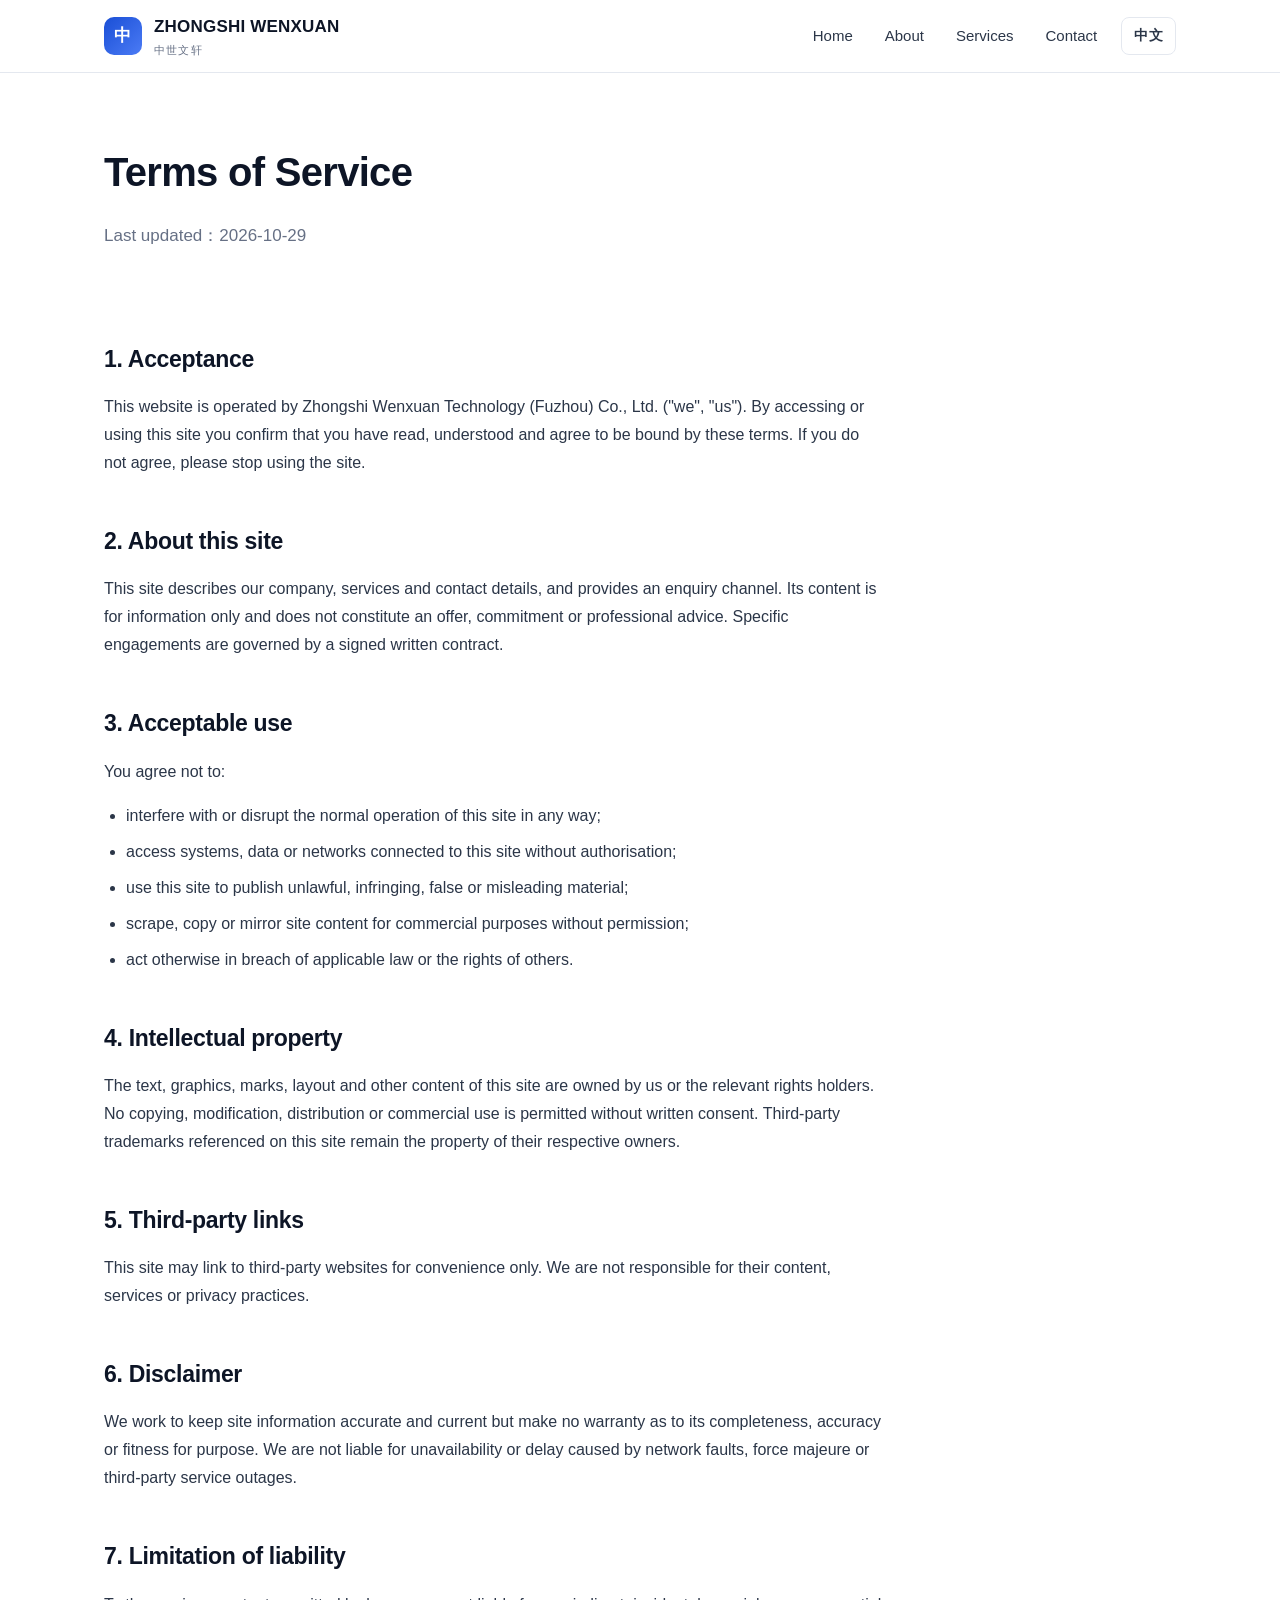
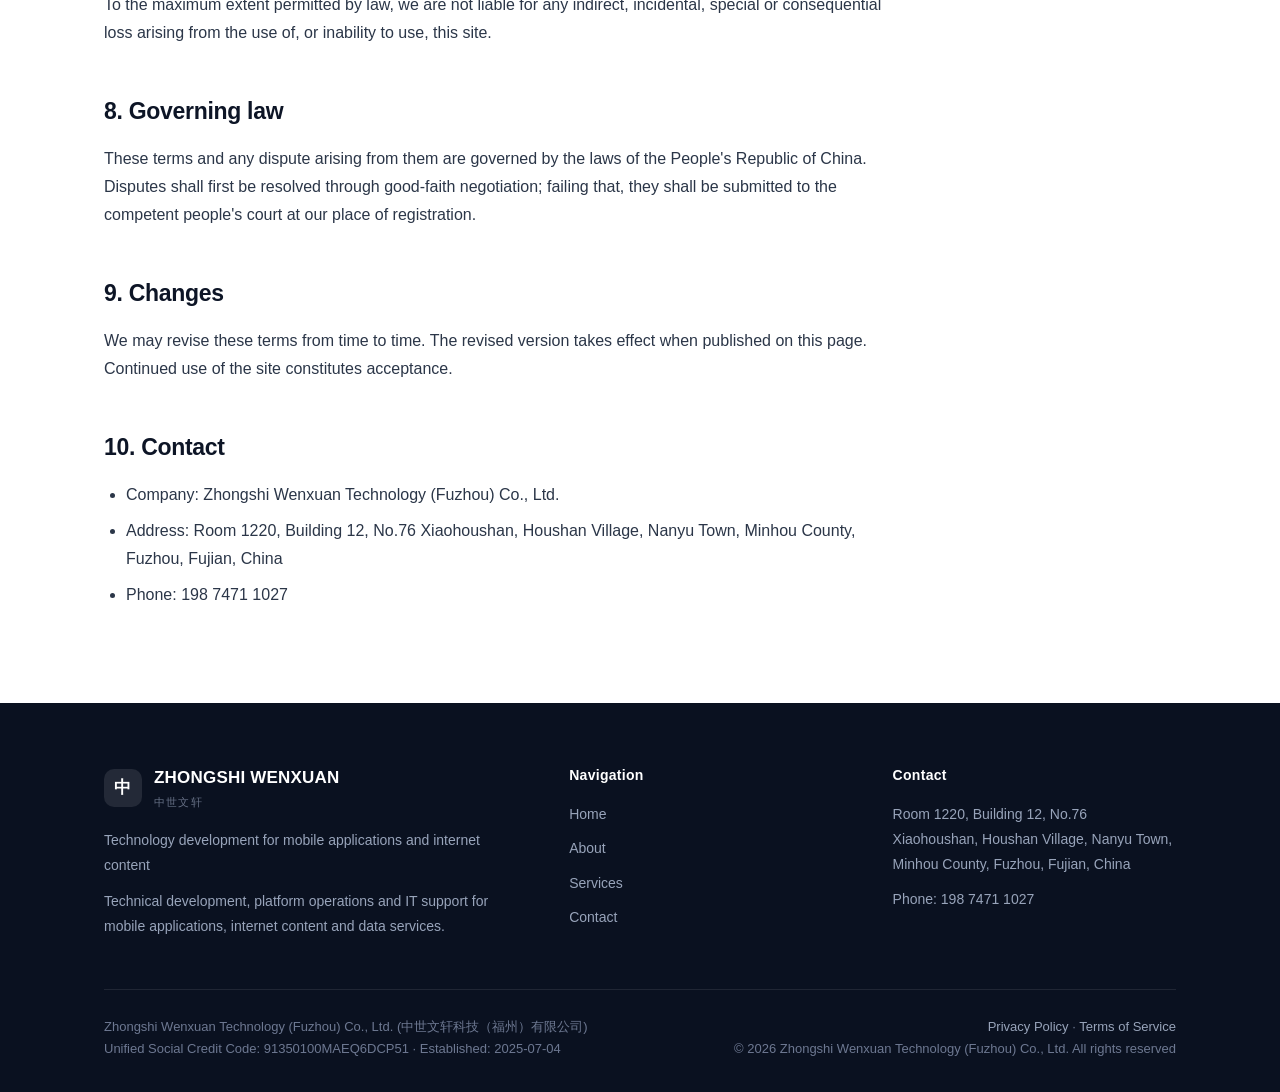
<file: en/terms.html>
<!DOCTYPE html>
<html lang="en">
<head>
<meta charset="utf-8">
<meta name="viewport" content="width=device-width, initial-scale=1">
<title>Terms of Service | Zhongshi Wenxuan Technology (Fuzhou) Co., Ltd.</title>
<meta name="description" content="Zhongshi Wenxuan Technology (Fuzhou) Co., Ltd. terms of service.">
<meta name="author" content="Zhongshi Wenxuan Technology (Fuzhou) Co., Ltd.">
<link rel="canonical" href="https://shixuangame.github.io/en/terms.html">
<link rel="alternate" hreflang="zh-CN" href="https://shixuangame.github.io/terms.html">
<link rel="alternate" hreflang="en" href="https://shixuangame.github.io/en/terms.html">
<link rel="alternate" hreflang="x-default" href="https://shixuangame.github.io/terms.html">
<meta property="og:type" content="website">
<meta property="og:site_name" content="Zhongshi Wenxuan Technology (Fuzhou) Co., Ltd.">
<meta property="og:title" content="Terms of Service | Zhongshi Wenxuan Technology (Fuzhou) Co., Ltd.">
<meta property="og:description" content="Zhongshi Wenxuan Technology (Fuzhou) Co., Ltd. terms of service.">
<meta property="og:url" content="https://shixuangame.github.io/en/terms.html">
<meta property="og:locale" content="en_US">
<meta name="twitter:card" content="summary">
<meta name="theme-color" content="#1a4fd6">
<meta name="facebook-domain-verification" content="8is529jejynijxhdl7nb9tdxj948qz">
<link rel="icon" href="../favicon.svg" type="image/svg+xml">
<link rel="stylesheet" href="../styles.css">
<script type="application/ld+json">{"@context":"https://schema.org","@type":"Organization","name":"Zhongshi Wenxuan Technology (Fuzhou) Co., Ltd.","alternateName":"中世文轩科技（福州）有限公司","url":"https://shixuangame.github.io","telephone":"+86 198 7471 1027","foundingDate":"2025-07-04","identifier":"91350100MAEQ6DCP51","address":{"@type":"PostalAddress","streetAddress":"Room 1220, Building 12, No.76 Xiaohoushan, Houshan Village, Nanyu Town, Minhou County, Fuzhou, Fujian, China","addressCountry":"CN"},"contactPoint":{"@type":"ContactPoint","contactType":"customer service","telephone":"+86 198 7471 1027","availableLanguage":["zh-CN","en"]}}</script>
</head>
<body>
<a class="skip" href="#main">Skip to content</a>

<header class="site-header">
  <div class="wrap header-inner">
    <a class="brand" href="index.html">
      <span class="brand-mark" aria-hidden="true">中</span>
      <span>
        <span class="brand-name">ZHONGSHI WENXUAN</span>
        <span class="brand-sub">中世文轩</span>
      </span>
    </a>
    <button class="nav-toggle" type="button" aria-label="Open navigation" aria-expanded="false">☰</button>
    <nav class="nav" id="nav">
      <a href="index.html">Home</a>
      <a href="about.html">About</a>
      <a href="services.html">Services</a>
      <a href="contact.html">Contact</a>
      <a class="lang" href="../terms.html" hreflang="zh" aria-label="Switch to Chinese">中文</a>
    </nav>
  </div>
</header>

<main id="main">

<div class="wrap">
  <div class="page-head">
    <h1>Terms of Service</h1>
    <p>Last updated：2026-10-29</p>
  </div>
</div>

<section class="block">
  <div class="wrap">
    <div class="prose">

      <h2>1. Acceptance</h2>
      <p>This website is operated by Zhongshi Wenxuan Technology (Fuzhou) Co., Ltd. ("we", "us"). By accessing or using this site you confirm that you have read, understood and agree to be bound by these terms. If you do not agree, please stop using the site.</p>

      <h2>2. About this site</h2>
      <p>This site describes our company, services and contact details, and provides an enquiry channel. Its content is for information only and does not constitute an offer, commitment or professional advice. Specific engagements are governed by a signed written contract.</p>

      <h2>3. Acceptable use</h2>
      <p>You agree not to:</p>
      <ul>
        <li>interfere with or disrupt the normal operation of this site in any way;</li>
        <li>access systems, data or networks connected to this site without authorisation;</li>
        <li>use this site to publish unlawful, infringing, false or misleading material;</li>
        <li>scrape, copy or mirror site content for commercial purposes without permission;</li>
        <li>act otherwise in breach of applicable law or the rights of others.</li>
      </ul>

      <h2>4. Intellectual property</h2>
      <p>The text, graphics, marks, layout and other content of this site are owned by us or the relevant rights holders. No copying, modification, distribution or commercial use is permitted without written consent. Third-party trademarks referenced on this site remain the property of their respective owners.</p>

      <h2>5. Third-party links</h2>
      <p>This site may link to third-party websites for convenience only. We are not responsible for their content, services or privacy practices.</p>

      <h2>6. Disclaimer</h2>
      <p>We work to keep site information accurate and current but make no warranty as to its completeness, accuracy or fitness for purpose. We are not liable for unavailability or delay caused by network faults, force majeure or third-party service outages.</p>

      <h2>7. Limitation of liability</h2>
      <p>To the maximum extent permitted by law, we are not liable for any indirect, incidental, special or consequential loss arising from the use of, or inability to use, this site.</p>

      <h2>8. Governing law</h2>
      <p>These terms and any dispute arising from them are governed by the laws of the People's Republic of China. Disputes shall first be resolved through good-faith negotiation; failing that, they shall be submitted to the competent people's court at our place of registration.</p>

      <h2>9. Changes</h2>
      <p>We may revise these terms from time to time. The revised version takes effect when published on this page. Continued use of the site constitutes acceptance.</p>

      <h2>10. Contact</h2>
      <ul>
        <li>Company: Zhongshi Wenxuan Technology (Fuzhou) Co., Ltd.</li>
        <li>Address: Room 1220, Building 12, No.76 Xiaohoushan, Houshan Village, Nanyu Town, Minhou County, Fuzhou, Fujian, China</li>
        <li>Phone: 198 7471 1027</li>
        
      </ul>
    </div>
  </div>
</section>
</main>

<footer class="site-footer">
  <div class="wrap">
    <div class="footer-grid">
      <div>
        <div class="brand" style="margin-bottom:16px">
          <span class="brand-mark" aria-hidden="true">中</span>
          <span>
            <span class="brand-name">ZHONGSHI WENXUAN</span>
            <span class="brand-sub">中世文轩</span>
          </span>
        </div>
        <p>Technology development for mobile applications and internet content</p>
        <p class="footer-legal">Technical development, platform operations and IT support for mobile applications, internet content and data services.</p>
      </div>
      <div>
        <h4>Navigation</h4>
        <ul class="footer-links">
          <li><a href="index.html">Home</a></li>
          <li><a href="about.html">About</a></li>
          <li><a href="services.html">Services</a></li>
          <li><a href="contact.html">Contact</a></li>
        </ul>
      </div>
      <div>
        <h4>Contact</h4>
        <p>Room 1220, Building 12, No.76 Xiaohoushan, Houshan Village, Nanyu Town, Minhou County, Fuzhou, Fujian, China</p>
        <p>Phone: <a href="tel:19874711027">198 7471 1027</a></p>
        
      </div>
    </div>
    <div class="footer-meta">
      <div>
        Zhongshi Wenxuan Technology (Fuzhou) Co., Ltd. (中世文轩科技（福州）有限公司)<br>
        Unified Social Credit Code: 91350100MAEQ6DCP51 · Established: 2025-07-04
        
      </div>
      <div class="footer-right">
        <a href="privacy.html">Privacy Policy</a> · <a href="terms.html">Terms of Service</a><br>
        © 2026 Zhongshi Wenxuan Technology (Fuzhou) Co., Ltd. All rights reserved
      </div>
    </div>
  </div>
</footer>

<script>
(function () {
  var btn = document.querySelector('.nav-toggle');
  var nav = document.getElementById('nav');
  if (!btn || !nav) return;
  btn.addEventListener('click', function () {
    var open = nav.classList.toggle('open');
    btn.setAttribute('aria-expanded', open ? 'true' : 'false');
  });
})();
</script>
</body>
</html>
</file>
<file: styles.css>
/* ==========================================================================
   企业官网样式 · 单文件、无外链、可直接部署
   ========================================================================== */

:root {
  --ink: #0d1526;
  --ink-2: #2b3648;
  --muted: #667085;
  --line: #e4e8ef;
  --bg: #ffffff;
  --bg-soft: #f6f8fc;
  --brand: #1a4fd6;
  --brand-dark: #123aa3;
  --brand-soft: #eaf0ff;
  --radius: 14px;
  --maxw: 1120px;
  --font: -apple-system, BlinkMacSystemFont, "Segoe UI", "PingFang SC",
    "Hiragino Sans GB", "Microsoft YaHei", "Source Han Sans SC", "Noto Sans CJK SC",
    Roboto, Helvetica, Arial, sans-serif;
}

* { box-sizing: border-box; }

html { -webkit-text-size-adjust: 100%; scroll-behavior: smooth; }

body {
  margin: 0;
  font-family: var(--font);
  color: var(--ink);
  background: var(--bg);
  font-size: 16px;
  line-height: 1.75;
  -webkit-font-smoothing: antialiased;
}

img { max-width: 100%; display: block; }

a { color: var(--brand); text-decoration: none; }
a:hover { text-decoration: underline; }

.wrap { width: 100%; max-width: var(--maxw); margin: 0 auto; padding: 0 24px; }

/* ---------- 顶部导航 ---------- */
.site-header {
  position: sticky; top: 0; z-index: 50;
  background: rgba(255,255,255,.94);
  backdrop-filter: saturate(180%) blur(12px);
  border-bottom: 1px solid var(--line);
}
.header-inner {
  display: flex; align-items: center; justify-content: space-between;
  height: 72px; gap: 24px;
}
.brand { display: flex; align-items: center; gap: 12px; text-decoration: none; color: var(--ink); }
.brand:hover { text-decoration: none; }
.brand-mark {
  width: 38px; height: 38px; border-radius: 10px;
  background: linear-gradient(135deg, var(--brand), #4b7bf5);
  color: #fff; display: grid; place-items: center;
  font-weight: 700; font-size: 17px; letter-spacing: .5px;
  flex: none;
}
.brand-name { font-weight: 700; font-size: 17px; letter-spacing: .2px; }
.brand-sub { display: block; font-size: 11px; color: var(--muted); font-weight: 500; letter-spacing: 1.2px; text-transform: uppercase; }

.nav { display: flex; align-items: center; gap: 4px; }
.nav a {
  color: var(--ink-2); font-size: 15px; padding: 8px 14px; border-radius: 8px;
  font-weight: 500; white-space: nowrap;
}
.nav a:hover { background: var(--bg-soft); text-decoration: none; }
.nav a[aria-current="page"] { color: var(--brand); background: var(--brand-soft); }

.nav-toggle { display: none; }

/* 语言切换 */
.nav a.lang {
  border: 1px solid var(--line);
  margin-left: 6px;
  font-size: 13.5px;
  letter-spacing: .4px;
  font-weight: 600;
  padding: 6px 12px;
  color: var(--ink-2);
}
.nav a.lang:hover { background: var(--brand-soft); border-color: #c9d6f5; color: var(--brand-dark); }

/* 跳转链接：默认隐藏，聚焦时出现 */
.skip {
  position: absolute; left: -9999px; top: 0;
  background: var(--brand); color: #fff; padding: 10px 16px;
  border-radius: 0 0 8px 0; z-index: 100; font-size: 14px;
}
.skip:focus { left: 0; }

.footer-right { text-align: right; }

/* ---------- 按钮 ---------- */
.btn {
  display: inline-flex; align-items: center; justify-content: center; gap: 8px;
  padding: 13px 24px; border-radius: 10px; font-weight: 600; font-size: 15px;
  border: 1px solid transparent; cursor: pointer; transition: .18s ease;
  text-decoration: none !important;
}
.btn-primary { background: var(--brand); color: #fff; }
.btn-primary:hover { background: var(--brand-dark); }
.btn-ghost { background: #fff; color: var(--ink); border-color: var(--line); }
.btn-ghost:hover { border-color: #c9d2e3; background: var(--bg-soft); }

/* ---------- Hero ---------- */
.hero {
  padding: 88px 0 72px;
  background:
    radial-gradient(900px 420px at 78% -12%, #e9efff 0%, rgba(233,239,255,0) 70%),
    var(--bg);
  border-bottom: 1px solid var(--line);
}
.hero-eyebrow {
  display: inline-flex; align-items: center; gap: 8px;
  background: var(--brand-soft); color: var(--brand-dark);
  font-size: 13px; font-weight: 600; padding: 6px 13px; border-radius: 999px;
  margin-bottom: 22px;
}
.hero h1 {
  font-size: clamp(30px, 4.6vw, 50px);
  line-height: 1.22; margin: 0 0 20px; letter-spacing: -.8px; font-weight: 700;
}
.hero p.lead {
  font-size: clamp(16px, 1.6vw, 19px); color: var(--ink-2);
  max-width: 720px; margin: 0 0 34px;
}
.hero-actions { display: flex; flex-wrap: wrap; gap: 12px; }

/* ---------- 通用区块 ---------- */
section.block { padding: 76px 0; }
section.block.soft { background: var(--bg-soft); border-top: 1px solid var(--line); border-bottom: 1px solid var(--line); }

.section-head { max-width: 720px; margin-bottom: 44px; }
.section-head .kicker {
  font-size: 13px; font-weight: 700; letter-spacing: 1.6px;
  text-transform: uppercase; color: var(--brand); margin-bottom: 12px;
}
.section-head h2 { font-size: clamp(24px, 3vw, 34px); margin: 0 0 14px; letter-spacing: -.4px; line-height: 1.3; }
.section-head p { margin: 0; color: var(--muted); font-size: 16px; }

.grid { display: grid; gap: 20px; }
.grid-2 { grid-template-columns: repeat(2, minmax(0,1fr)); }
.grid-3 { grid-template-columns: repeat(3, minmax(0,1fr)); }
.grid-4 { grid-template-columns: repeat(4, minmax(0,1fr)); }

.card {
  background: #fff; border: 1px solid var(--line); border-radius: var(--radius);
  padding: 28px 26px; transition: .2s ease;
}
.card:hover { border-color: #c9d6f5; box-shadow: 0 10px 32px rgba(20,40,90,.07); }
.card h3 { font-size: 18px; margin: 0 0 10px; letter-spacing: -.2px; }
.card p { margin: 0; color: var(--muted); font-size: 15px; }
.card .idx {
  display: inline-block; font-size: 12px; font-weight: 700; color: var(--brand);
  letter-spacing: 1.4px; margin-bottom: 14px;
}

/* ---------- 公司信息表 ---------- */
.info-table { width: 100%; border-collapse: collapse; background: #fff; border: 1px solid var(--line); border-radius: var(--radius); overflow: hidden; }
.info-table th, .info-table td { text-align: left; padding: 15px 20px; font-size: 15px; vertical-align: top; border-bottom: 1px solid var(--line); }
.info-table tr:last-child th, .info-table tr:last-child td { border-bottom: 0; }
.info-table th { width: 190px; color: var(--muted); font-weight: 500; background: var(--bg-soft); white-space: nowrap; }
.info-table td { color: var(--ink); word-break: break-word; }

.fact-strip { display: grid; grid-template-columns: repeat(4, minmax(0,1fr)); gap: 1px; background: var(--line); border: 1px solid var(--line); border-radius: var(--radius); overflow: hidden; }
.fact { background: #fff; padding: 22px 20px; }
.fact dt { font-size: 12px; color: var(--muted); letter-spacing: .6px; margin-bottom: 8px; text-transform: uppercase; font-weight: 600; }
.fact dd { margin: 0; font-size: 15px; font-weight: 600; color: var(--ink); line-height: 1.5; word-break: break-word; }

/* ---------- 正文排版 ---------- */
.prose { max-width: 780px; }
.prose h2 { font-size: 23px; margin: 44px 0 14px; letter-spacing: -.3px; }
.prose h2:first-child { margin-top: 0; }
.prose h3 { font-size: 18px; margin: 30px 0 10px; }
.prose p { margin: 0 0 16px; color: var(--ink-2); }
.prose ul, .prose ol { margin: 0 0 18px; padding-left: 22px; color: var(--ink-2); }
.prose li { margin-bottom: 8px; }
.prose strong { color: var(--ink); font-weight: 600; }
.prose code { background: var(--bg-soft); padding: 2px 6px; border-radius: 5px; font-size: 14px; }

.page-head { padding: 64px 0 12px; }
.page-head h1 { font-size: clamp(28px, 3.6vw, 40px); margin: 0 0 14px; letter-spacing: -.7px; }
.page-head p { color: var(--muted); margin: 0; max-width: 700px; font-size: 17px; }

/* ---------- 联系方式 ---------- */
.contact-grid { display: grid; grid-template-columns: 1.05fr .95fr; gap: 28px; align-items: start; }
.contact-item { padding: 24px 0; border-bottom: 1px solid var(--line); }
.contact-item:first-child { padding-top: 0; }
.contact-item:last-child { border-bottom: 0; }
.contact-item dt { font-size: 12px; font-weight: 700; letter-spacing: 1.2px; text-transform: uppercase; color: var(--muted); margin-bottom: 8px; }
.contact-item dd { margin: 0; font-size: 16px; color: var(--ink); line-height: 1.7; }
.contact-item dd a { color: var(--ink); font-weight: 500; }
.contact-item dd a:hover { color: var(--brand); }

.form-card { background: var(--bg-soft); border: 1px solid var(--line); border-radius: var(--radius); padding: 30px; }
.form-card h3 { margin: 0 0 6px; font-size: 19px; }
.form-card > p { margin: 0 0 22px; color: var(--muted); font-size: 14px; }
.field { margin-bottom: 16px; }
.field label { display: block; font-size: 13px; font-weight: 600; color: var(--ink-2); margin-bottom: 7px; }
.field input, .field textarea, .field select {
  width: 100%; padding: 12px 14px; font: inherit; font-size: 15px; color: var(--ink);
  background: #fff; border: 1px solid var(--line); border-radius: 9px; outline: none;
}
.field input:focus, .field textarea:focus, .field select:focus { border-color: var(--brand); box-shadow: 0 0 0 3px rgba(26,79,214,.12); }
.field textarea { resize: vertical; min-height: 120px; }
.form-note { font-size: 12.5px; color: var(--muted); margin-top: 14px; line-height: 1.6; }

/* ---------- CTA 条 ---------- */
.cta-band { background: var(--ink); color: #fff; padding: 64px 0; }
.cta-band h2 { font-size: clamp(22px, 3vw, 32px); margin: 0 0 14px; letter-spacing: -.5px; }
.cta-band p { color: #b6c0d4; margin: 0 0 28px; max-width: 620px; }
.cta-band .btn-ghost { background: transparent; color: #fff; border-color: rgba(255,255,255,.28); }
.cta-band .btn-ghost:hover { background: rgba(255,255,255,.1); border-color: rgba(255,255,255,.5); }

/* ---------- 页脚 ---------- */
.site-footer { background: #0a1120; color: #98a4ba; padding: 60px 0 32px; font-size: 14px; }
.footer-grid { display: grid; grid-template-columns: 1.5fr 1fr 1fr; gap: 40px; padding-bottom: 40px; border-bottom: 1px solid rgba(255,255,255,.09); }
.site-footer .brand-name { color: #fff; }
.site-footer .brand-mark { background: rgba(255,255,255,.1); }
.site-footer h4 { color: #fff; font-size: 14px; margin: 0 0 14px; letter-spacing: .3px; }
.site-footer p { margin: 0 0 10px; line-height: 1.8; }
.site-footer a { color: #98a4ba; }
.site-footer a:hover { color: #fff; }
.footer-links { list-style: none; margin: 0; padding: 0; }
.footer-links li { margin-bottom: 10px; }
.footer-meta { padding-top: 26px; display: flex; flex-wrap: wrap; gap: 10px 24px; justify-content: space-between; font-size: 13px; color: #6d7891; line-height: 1.7; }
.footer-legal { max-width: 760px; }

/* ---------- 其他 ---------- */
.notice {
  background: #fff8e8; border: 1px solid #f2dfae; color: #6b5312;
  border-radius: 10px; padding: 14px 18px; font-size: 14px; margin: 24px 0;
}
.tag-list { display: flex; flex-wrap: wrap; gap: 8px; margin: 0 0 20px; padding: 0; list-style: none; }
.tag-list li { background: var(--bg-soft); border: 1px solid var(--line); color: var(--ink-2); font-size: 13.5px; padding: 6px 13px; border-radius: 999px; }
hr.rule { border: 0; border-top: 1px solid var(--line); margin: 40px 0; }
.muted { color: var(--muted); }
.mt-0 { margin-top: 0; }
.mb-0 { margin-bottom: 0; }

/* ---------- 响应式 ---------- */
@media (max-width: 940px) {
  .grid-4 { grid-template-columns: repeat(2, minmax(0,1fr)); }
  .grid-3 { grid-template-columns: repeat(2, minmax(0,1fr)); }
  .contact-grid { grid-template-columns: 1fr; }
  .footer-grid { grid-template-columns: 1fr 1fr; }
  .fact-strip { grid-template-columns: repeat(2, minmax(0,1fr)); }

  .nav-toggle {
    display: inline-flex; align-items: center; justify-content: center;
    width: 42px; height: 42px; border: 1px solid var(--line); border-radius: 9px;
    background: #fff; cursor: pointer; font-size: 20px; color: var(--ink); line-height: 1;
  }
  .nav {
    position: absolute; top: 72px; left: 0; right: 0;
    background: #fff; border-bottom: 1px solid var(--line);
    flex-direction: column; align-items: stretch; padding: 12px 20px 18px;
    gap: 2px; display: none;
  }
  .nav.open { display: flex; }
  .nav a { padding: 12px 10px; }
  .hero { padding: 60px 0 52px; }
  section.block { padding: 56px 0; }
}

@media (max-width: 640px) {
  .grid-2, .grid-3, .grid-4 { grid-template-columns: 1fr; }
  .footer-grid { grid-template-columns: 1fr; gap: 28px; }
  .info-table th { width: 120px; font-size: 14px; }
  .info-table th, .info-table td { padding: 12px 14px; }
  .fact-strip { grid-template-columns: 1fr; }
  .hero-actions .btn { flex: 1 1 auto; }
}

@media print {
  .site-header, .site-footer, .cta-band, .form-card { display: none; }
  body { font-size: 12pt; }
}
</file>
